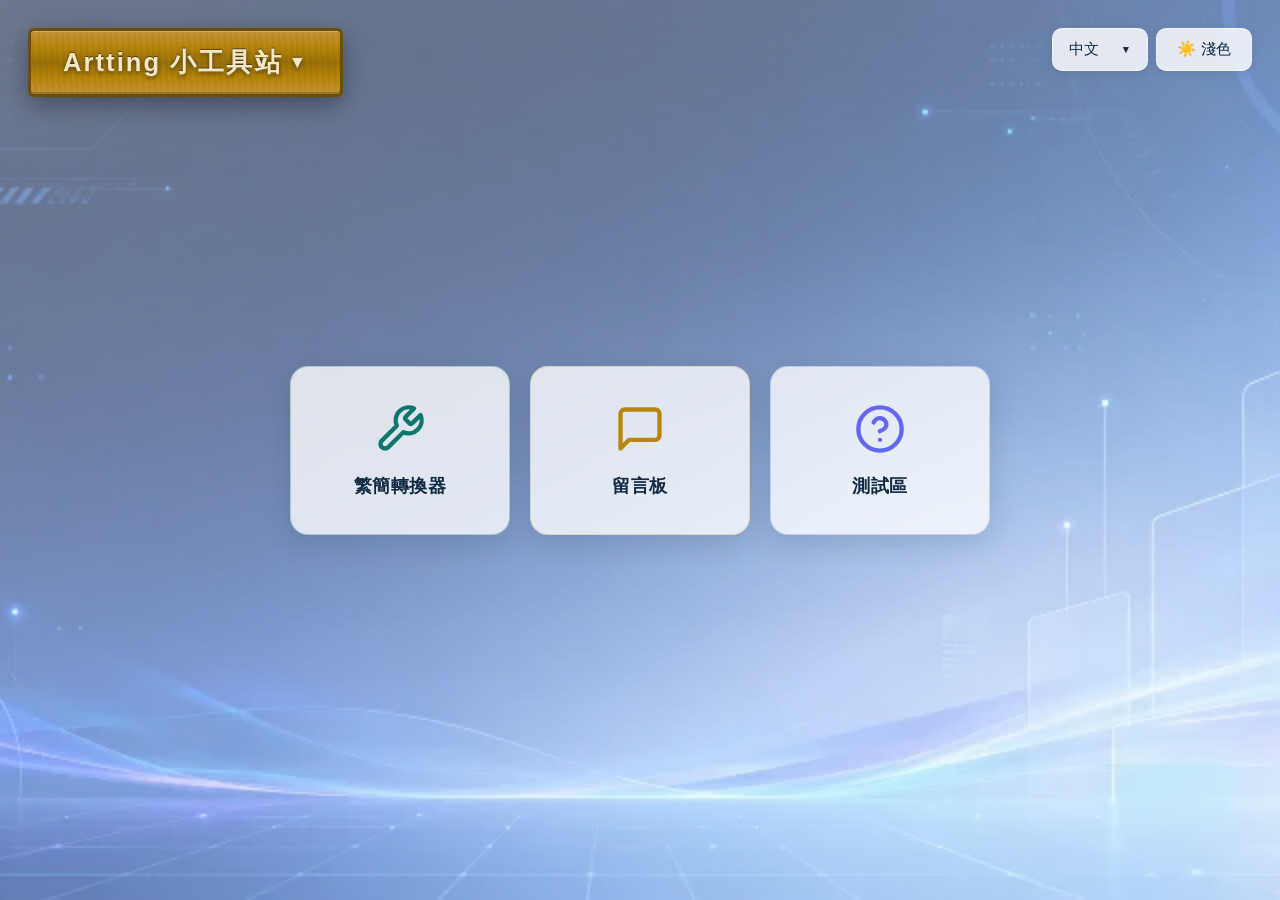
<file: index.html>
<!DOCTYPE html>
 <html lang="zh-TW">
 <head>
   <meta charset="UTF-8">
   <meta name="viewport" content="width=device-width, initial-scale=1.0">
   <title>Artting 的小工具站</title>
   <link rel="stylesheet" href="./style.css">
 </head>
 <body>
  <!-- Signboard -->
  <div class="signboard" id="signboardWrapper">
    <div class="signboard-body" id="signboardBtn" style="cursor: pointer;">
      <h1 style="display: flex; align-items: center; gap: 6px;">
        Artting 小工具站 <span style="font-size: 0.7em;">&#9660;</span>
      </h1>
    </div>
    <div class="signboard-menu" id="signboardOptions">
      <div class="signboard-menu-item" id="folderBtn">
        <svg viewBox="0 0 24 24" fill="none" stroke="currentColor" stroke-width="2" stroke-linecap="round" stroke-linejoin="round">
          <path d="M22 19a2 2 0 0 1-2 2H4a2 2 0 0 1-2-2V5a2 2 0 0 1 2-2h5l2 3h9a2 2 0 0 1 2 2z"/>
        </svg>
        <span data-i18n="other-files">其它檔案</span>
      </div>
    </div>
   </div>
 
   <!-- File Panel -->
   <div class="file-panel" id="filePanel">
     <div class="file-panel-header">
       <svg viewBox="0 0 24 24" fill="none" stroke="currentColor" stroke-width="2" stroke-linecap="round" stroke-linejoin="round">
         <path d="M22 19a2 2 0 0 1-2 2H4a2 2 0 0 1-2-2V5a2 2 0 0 1 2-2h5l2 3h9a2 2 0 0 1 2 2z"/>
       </svg>
       <span data-i18n="other-files">其它檔案</span>
       <button class="file-panel-close" id="filePanelClose">&times;</button>
     </div>
     <div class="file-panel-body">
       <div class="file-list" id="fileList"></div>
       <div class="file-desc-area" id="fileDescArea">
         <div class="file-desc-placeholder" data-i18n="select-file">請點選檔案查看說明</div>
         <div class="file-desc-content" id="fileDescContent"></div>
       </div>
     </div>
   </div>
   <div class="top-bar">
     <div class="custom-select" id="langSelectWrapper">
       <button class="select-button" id="langButton">
         <span id="langText">中文</span>
         <span class="arrow">&#9660;</span>
       </button>
       <div class="select-options" id="langOptions">
         <div class="option selected" data-value="zh-TW">繁體介面</div>
         <div class="option" data-value="zh-CN">简体介面</div>
         <div class="option" data-value="en">English UI</div>
       </div>
     </div>
    <button id="themeToggle" class="theme-btn">☀️ 淺色</button>
   </div>
 

 
  <!-- Center action buttons -->
  <div class="btn-group">

      <a class="tool-btn tool-accent" href="./tools/GBK_BIG5_UI.html">
        <svg viewBox="0 0 24 24" fill="none" stroke="currentColor" stroke-width="2" stroke-linecap="round" stroke-linejoin="round">
          <path d="M14.7 6.3a1 1 0 0 0 0 1.4l1.6 1.6a1 1 0 0 0 1.4 0l3.77-3.77a6 6 0 0 1-7.94 7.94l-6.91 6.91a2.12 2.12 0 0 1-3-3l6.91-6.91a6 6 0 0 1 7.94-7.94l-3.76 3.76z"/>
        </svg>
        <span class="btn-label" data-i18n="converter">繁簡轉換器</span>
      </a>

      <a class="tool-btn forum-accent" href="./MessageBoard/index.html">
        <svg viewBox="0 0 24 24" fill="none" stroke="currentColor" stroke-width="2" stroke-linecap="round" stroke-linejoin="round">
          <path d="M21 15a2 2 0 0 1-2 2H7l-4 4V5a2 2 0 0 1 2-2h14a2 2 0 0 1 2 2z"/>
        </svg>
        <span class="btn-label" data-i18n="board">留言板</span>
     </a>

      <a class="tool-btn test-accent" href="./SimpleAudioPlayer/SimpleAudioPlayer.html">
        <svg viewBox="0 0 24 24" fill="none" stroke="currentColor" stroke-width="2" stroke-linecap="round" stroke-linejoin="round">
          <circle cx="12" cy="12" r="10"/>
          <path d="M9.09 9a3 3 0 0 1 5.83 1c0 2-3 3-3 3"/>
          <line x1="12" y1="17" x2="12.01" y2="17"/>
        </svg>
        <span class="btn-label" data-i18n="test-area">測試區</span>
     </a>
  </div>
 <script>
   (function(){
     const i18n={
       "zh-TW":{
         "converter":"繁簡轉換器",
        "board":"留言板",
        "test-area":"測試區",
        "t-light":"☀️ 淺色",
         "t-trans":"☀️ 透明",
         "t-dark":"🌙 深色",
         "t-dark-trans":"🌙 透明",
         "lang":"中文"
       },
       "zh-CN":{
         "converter":"繁简转换器",
        "board":"留言板",
        "test-area":"测试区",
        "t-light":"☀️ 浅色",
         "t-trans":"☀️ 透明",
         "t-dark":"🌙 深色",
         "t-dark-trans":"🌙 透明",
         "lang":"简体中文"
       },
       "en":{
         "converter":"Converter",
        "board":"Message Board",
        "test-area":"Test Area",
        "t-light":"☀️ Light",
         "t-trans":"☀️ Transparent",
         "t-dark":"🌙 Dark",
         "t-dark-trans":"🌙 Transparent",
         "lang":"English"
       }
     };
     let curLang=localStorage.getItem("lang")||"zh-TW";
     if(!i18n[curLang])curLang="zh-TW";
     const themeBtn=document.getElementById("themeToggle");
     const langSelectWrapper=document.getElementById("langSelectWrapper");
     const langButton=document.getElementById("langButton");
     const langText=document.getElementById("langText");
     const langOptions=document.getElementById("langOptions");
     function setTheme(mode){
       if(!i18n[curLang])curLang="zh-TW";
       document.body.classList.remove("dark","transparent");
       if(mode==="light-transparent"){document.body.classList.add("transparent")}
       else if(mode==="dark"){document.body.classList.add("dark")}
       else if(mode==="dark-transparent"){document.body.classList.add("dark","transparent")}
       localStorage.setItem("theme",mode);
       const labels={"light":i18n[curLang]["t-light"],"light-transparent":i18n[curLang]["t-trans"],"dark":i18n[curLang]["t-dark"],"dark-transparent":i18n[curLang]["t-dark-trans"]};
       themeBtn.textContent=labels[mode]||i18n[curLang]["t-light"];
     }
     function applyLang(lang){
       curLang=lang;
       localStorage.setItem("lang",lang);
       Array.from(document.querySelectorAll("[data-i18n]")).forEach(function(el){
         const key=el.dataset.i18n;
         if(i18n[lang][key])el.textContent=i18n[lang][key];
       });
       langText.textContent=i18n[lang]["lang"];
       Array.from(langOptions.querySelectorAll(".option")).forEach(function(o){
         o.classList.toggle("selected",o.dataset.value===lang);
       });
       setTheme(localStorage.getItem("theme")||"light");
     }
     setTheme(localStorage.getItem("theme")||"light");
     applyLang(curLang);
     themeBtn.addEventListener("click",function(){
       const isDark=document.body.classList.contains("dark");
       const isTransparent=document.body.classList.contains("transparent");
       if(!isDark&&!isTransparent)setTheme("light-transparent");
       else if(!isDark&&isTransparent)setTheme("dark");
       else if(isDark&&!isTransparent)setTheme("dark-transparent");
       else setTheme("light");
     });
     langButton.addEventListener("click",function(e){
       e.stopPropagation();
       langSelectWrapper.classList.toggle("open");
     });
     Array.from(langOptions.querySelectorAll(".option")).forEach(function(opt){
       opt.addEventListener("click",function(){
         langSelectWrapper.classList.remove("open");
         applyLang(this.dataset.value);
       });
     });
      const signboardBtn = document.getElementById("signboardBtn");
      const signboardWrapper = document.getElementById("signboardWrapper");
      if(signboardBtn) {
        signboardBtn.addEventListener("click", function(e){
          e.stopPropagation();
          signboardWrapper.classList.toggle("open");
        });
      }
      document.addEventListener("click",function(){
        langSelectWrapper.classList.remove("open");
        if(signboardWrapper) signboardWrapper.classList.remove("open");
       });
     // ===== 依網域決定是否隱藏留言板按鈕 (例如在 neocities 隱藏) =====
     if (window.location.hostname.includes('neocities.org')) {
       const boardBtn = document.querySelector('.forum-accent');
       if (boardBtn) boardBtn.style.display = 'none';
     }

     // ===== File Explorer =====
    const filesData = [
      { name: "autollama.bat", desc: "llama.cpp 啟動器腳本，支援多模型選擇、API 金鑰配置與 Jinja 模板，可一鍵啟動 LLM 推論伺服器。", path: "./files/autollama.bat" },
      { name: "git-menu.zip", desc: "Git 常用指令的選單式啟動器，附中文說明頁。解壓後把三個檔案放進你的專案資料夾，雙擊 git-menu.bat 即可用選單完成查看狀態、提交、推送、還原等日常操作，不用背指令。捨棄修改這類危險操作需打字確認。內含 git-cheatsheet.html 可離線查閱常用指令與 Windows 換行警告的解法。", path: "./files/git-menu.zip" },
      { name: "start-chrome-debug-9222.bat", desc: "以遠端除錯模式啟動 Chrome 瀏覽器，連接埠 9222，供自動化工具或爬蟲程式連接操控。", path: "./files/start-chrome-debug-9222.bat" },
      { name: "Start-SillyTavern.bat", desc: "SillyTavern 酒館的前端啟動腳本，在酒館安裝目錄下執行。簡易防呆，不更新版本，有缺node_modules目錄才用最精簡的參數安裝依賴，接著以正式產品模式執行（效能最佳化）。", path: "./files/Start-SillyTavern.bat" },
      { name: "UpdateComfyUI.bat", desc: "ComfyUI 一鍵更新工具，自動拉取最新版本並更新依賴套件，保持繪圖工作流程順暢。", path: "./files/UpdateComfyUI.bat" }
    ];
    i18n["zh-TW"]["other-files"]="其它檔案";i18n["zh-TW"]["select-file"]="請點選檔案查看說明";
    i18n["zh-CN"]["other-files"]="其它文件";i18n["zh-CN"]["select-file"]="请点击文件查看说明";
    i18n["en"]["other-files"]="Other Files";i18n["en"]["select-file"]="Click a file to see description";
    Array.from(document.querySelectorAll("[data-i18n]")).forEach(function(el){
      const key=el.dataset.i18n;
      if(i18n[curLang][key])el.textContent=i18n[curLang][key];
    });
    (function(){
      const folderBtn=document.getElementById("folderBtn");
      const filePanel=document.getElementById("filePanel");
      const closeBtn=document.getElementById("filePanelClose");
      const fileListEl=document.getElementById("fileList");
      const descContent=document.getElementById("fileDescContent");
      const descArea=document.getElementById("fileDescArea");
       folderBtn.addEventListener("click",function(e){e.stopPropagation();filePanel.classList.toggle("open");if(signboardWrapper)signboardWrapper.classList.remove("open");});
      closeBtn.addEventListener("click",function(){filePanel.classList.remove("open");});
      filesData.forEach(function(file){
        const item=document.createElement("div");item.className="file-item";
        const nameSpan=document.createElement("span");nameSpan.className="file-name";
        nameSpan.textContent=file.name;
        nameSpan.addEventListener("click",function(){
          descContent.textContent=file.desc;descArea.classList.add("has-content");
          document.querySelectorAll(".file-item").forEach(function(el){el.classList.remove("selected");});
          item.classList.add("selected");
        });
        const dlBtn=document.createElement("a");dlBtn.className="file-download";
        dlBtn.href=file.path;dlBtn.download=file.name;
        dlBtn.innerHTML='<svg viewBox="0 0 24 24" fill="none" stroke="currentColor" stroke-width="2" stroke-linecap="round" stroke-linejoin="round"><path d="M21 15v4a2 2 0 0 1-2 2H5a2 2 0 0 1-2-2v-4"/><polyline points="7 10 12 15 17 10"/><line x1="12" y1="15" x2="12" y2="3"/></svg>';
        item.appendChild(nameSpan);item.appendChild(dlBtn);fileListEl.appendChild(item);
      });
      document.addEventListener("click",function(e){
        if(filePanel.classList.contains("open")&&!filePanel.contains(e.target)&&!folderBtn.contains(e.target))filePanel.classList.remove("open");
      });
    })();
   })();
 </script>
  </body>
 </html>
</file>
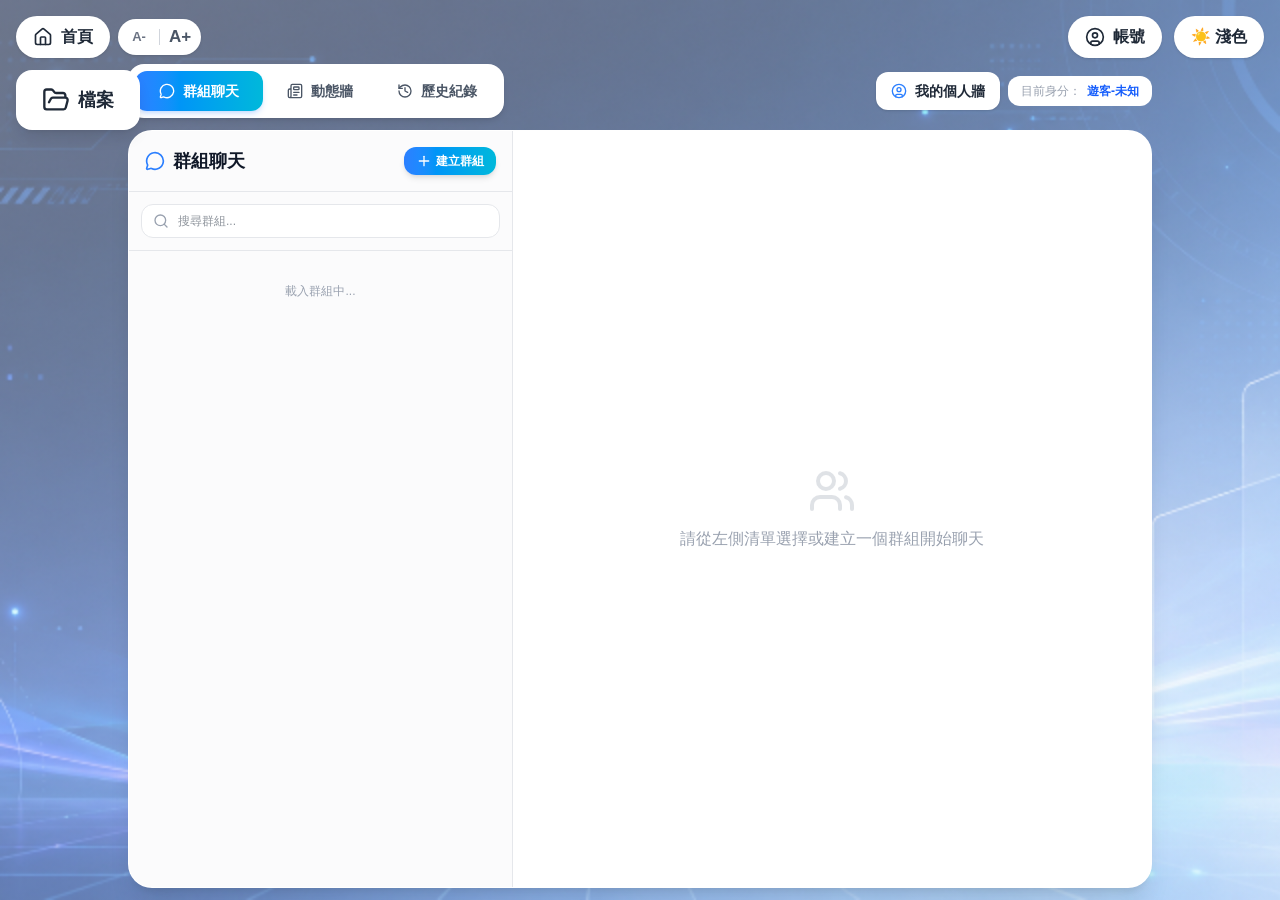
<file: MessageBoard/index.html>
<!DOCTYPE html><html lang="zh-TW" class="geist_a71539c9-module__T19VSG__variable geist_mono_8d43a2aa-module__8Li5zG__variable h-full antialiased"><head><meta charSet="utf-8"/><meta name="viewport" content="width=device-width, initial-scale=1, viewport-fit=cover"/><link rel="preload" href="/MessageBoard/_next/static/media/797e433ab948586e-s.p.0r6juujl39pe6.woff2" as="font" crossorigin="" type="font/woff2"/><link rel="preload" href="/MessageBoard/_next/static/media/caa3a2e1cccd8315-s.p.0wgildi0cnwt9.woff2" as="font" crossorigin="" type="font/woff2"/><link rel="stylesheet" href="/MessageBoard/_next/static/chunks/0rjwoij72zsu5.css" data-precedence="next"/><link rel="preload" as="script" fetchPriority="low" href="/MessageBoard/_next/static/chunks/3ymird3eqanq3.js"/><script src="/MessageBoard/_next/static/chunks/2ukwls1jte72j.js" async=""></script><script src="/MessageBoard/_next/static/chunks/2nykiepra7i1k.js" async=""></script><script src="/MessageBoard/_next/static/chunks/turbopack-2xt2d15nj2zju.js" async=""></script><script src="/MessageBoard/_next/static/chunks/32li7u1qp6-4c.js" async=""></script><script src="/MessageBoard/_next/static/chunks/158myu8e_yme3.js" async=""></script><script src="/MessageBoard/_next/static/chunks/1f2qq2ham689k.js" async=""></script><meta name="next-size-adjust" content=""/><title>留言板</title><meta name="description" content="公開留言板 — 留下你的想法"/><link rel="icon" href="/MessageBoard/favicon.ico?favicon.2vob68tjqpejf.ico" sizes="256x256" type="image/x-icon"/><script src="/MessageBoard/_next/static/chunks/0cz1d0mv5g_q7.js" noModule=""></script></head><body class="min-h-full flex flex-col"><div hidden=""><!--$--><!--/$--></div><main class="h-[100dvh] max-h-[100dvh] flex flex-col overflow-hidden bg-transparent"><nav class="hidden sm:flex fixed top-0 left-0 w-full z-50 p-4 justify-between items-start pointer-events-none"><div class="flex flex-col gap-3 items-start pointer-events-auto"><div class="flex items-center gap-2"><a href="/index.html" class="flex items-center gap-2 border border-gray-200 dark:border-gray-700 text-gray-800 px-4 py-2 text-base rounded-full shadow-sm hover:shadow-md transition-all font-semibold theme-panel" title="回到首頁"><svg xmlns="http://www.w3.org/2000/svg" width="24" height="24" viewBox="0 0 24 24" fill="none" stroke="currentColor" stroke-width="2" stroke-linecap="round" stroke-linejoin="round" class="lucide lucide-house w-5 h-5" aria-hidden="true"><path d="M15 21v-8a1 1 0 0 0-1-1h-4a1 1 0 0 0-1 1v8"></path><path d="M3 10a2 2 0 0 1 .709-1.528l7-6a2 2 0 0 1 2.582 0l7 6A2 2 0 0 1 21 10v9a2 2 0 0 1-2 2H5a2 2 0 0 1-2-2z"></path></svg><span>首頁</span></a><div class="flex items-center rounded-full border border-gray-200 dark:border-gray-700 shadow-sm select-none theme-panel" style="padding:4px;gap:4px;height:36px" title="調整字體大小"><button class="flex items-center justify-center rounded-full hover:bg-gray-100 dark:hover:bg-gray-700 transition-colors text-gray-500 dark:text-gray-400 font-bold active:bg-gray-200 disabled:opacity-30 disabled:hover:bg-transparent" style="width:32px;height:28px;font-size:13px" title="縮小字體">A-</button><div class="w-px h-4 bg-gray-300 dark:bg-gray-600"></div><button class="flex items-center justify-center rounded-full hover:bg-gray-100 dark:hover:bg-gray-700 transition-colors text-gray-600 dark:text-gray-300 font-bold active:bg-gray-200 disabled:opacity-30 disabled:hover:bg-transparent" style="width:32px;height:28px;font-size:17px" title="放大字體">A+</button></div></div><button class="flex items-center gap-2 border-2 border-blue-200 dark:border-blue-800 text-blue-700 dark:text-blue-300 px-5 py-3 sm:px-6 sm:py-3.5 text-base sm:text-lg rounded-2xl shadow-lg hover:shadow-xl hover:scale-105 transition-all font-bold origin-top-left theme-panel" title="檔案區塊"><svg xmlns="http://www.w3.org/2000/svg" width="24" height="24" viewBox="0 0 24 24" fill="none" stroke="currentColor" stroke-width="2" stroke-linecap="round" stroke-linejoin="round" class="lucide lucide-folder-open w-6 h-6 sm:w-7 sm:h-7" aria-hidden="true"><path d="m6 14 1.5-2.9A2 2 0 0 1 9.24 10H20a2 2 0 0 1 1.94 2.5l-1.54 6a2 2 0 0 1-1.95 1.5H4a2 2 0 0 1-2-2V5a2 2 0 0 1 2-2h3.9a2 2 0 0 1 1.69.9l.81 1.2a2 2 0 0 0 1.67.9H18a2 2 0 0 1 2 2v2"></path></svg><span>檔案</span></button></div><div class="flex flex-row gap-3 pointer-events-auto items-start"><button class="flex items-center gap-2 border border-gray-200 dark:border-gray-700 text-gray-800 px-4 py-2 text-base rounded-full shadow-sm hover:shadow-md transition-all font-semibold theme-panel" title="帳號區塊"><svg xmlns="http://www.w3.org/2000/svg" width="24" height="24" viewBox="0 0 24 24" fill="none" stroke="currentColor" stroke-width="2" stroke-linecap="round" stroke-linejoin="round" class="lucide lucide-circle-user w-5 h-5" aria-hidden="true"><circle cx="12" cy="12" r="10"></circle><circle cx="12" cy="10" r="3"></circle><path d="M7 20.662V19a2 2 0 0 1 2-2h6a2 2 0 0 1 2 2v1.662"></path></svg><span>帳號</span></button><div class="flex gap-2"><button class="border border-gray-200 dark:border-gray-700 text-gray-800 px-4 py-2 text-base rounded-full shadow-sm hover:shadow-md transition-all font-semibold whitespace-nowrap theme-panel">☀️ 淺色</button></div></div></nav><div class="sm:hidden mobile-bottom-bar"><a href="/index.html" class="flex flex-col items-center justify-center gap-0.5 px-2.5 py-1.5 rounded-xl" style="min-width:52px;text-decoration:none"><svg xmlns="http://www.w3.org/2000/svg" width="24" height="24" viewBox="0 0 24 24" fill="none" stroke="currentColor" stroke-width="2" stroke-linecap="round" stroke-linejoin="round" class="lucide lucide-house w-5 h-5" aria-hidden="true" style="color:var(--theme-text-muted)"><path d="M15 21v-8a1 1 0 0 0-1-1h-4a1 1 0 0 0-1 1v8"></path><path d="M3 10a2 2 0 0 1 .709-1.528l7-6a2 2 0 0 1 2.582 0l7 6A2 2 0 0 1 21 10v9a2 2 0 0 1-2 2H5a2 2 0 0 1-2-2z"></path></svg><span style="font-size:10px;font-weight:600;color:var(--theme-text-muted)">首頁</span></a><button><svg xmlns="http://www.w3.org/2000/svg" width="24" height="24" viewBox="0 0 24 24" fill="none" stroke="currentColor" stroke-width="2" stroke-linecap="round" stroke-linejoin="round" class="lucide lucide-folder-open w-5 h-5" aria-hidden="true"><path d="m6 14 1.5-2.9A2 2 0 0 1 9.24 10H20a2 2 0 0 1 1.94 2.5l-1.54 6a2 2 0 0 1-1.95 1.5H4a2 2 0 0 1-2-2V5a2 2 0 0 1 2-2h3.9a2 2 0 0 1 1.69.9l.81 1.2a2 2 0 0 0 1.67.9H18a2 2 0 0 1 2 2v2"></path></svg><span>檔案</span></button><button><svg xmlns="http://www.w3.org/2000/svg" width="24" height="24" viewBox="0 0 24 24" fill="none" stroke="currentColor" stroke-width="2" stroke-linecap="round" stroke-linejoin="round" class="lucide lucide-circle-user w-5 h-5" aria-hidden="true"><circle cx="12" cy="12" r="10"></circle><circle cx="12" cy="10" r="3"></circle><path d="M7 20.662V19a2 2 0 0 1 2-2h6a2 2 0 0 1 2 2v1.662"></path></svg><span>帳號</span></button><button><svg xmlns="http://www.w3.org/2000/svg" width="24" height="24" viewBox="0 0 24 24" fill="none" stroke="currentColor" stroke-width="2" stroke-linecap="round" stroke-linejoin="round" class="lucide lucide-type w-5 h-5" aria-hidden="true"><path d="M12 4v16"></path><path d="M4 7V5a1 1 0 0 1 1-1h14a1 1 0 0 1 1 1v2"></path><path d="M9 20h6"></path></svg><span>字體</span></button><button><span class="text-lg leading-none">☀️</span><span>主題</span></button></div><div class="flex-1 min-h-0 w-full container mx-auto px-2 sm:px-4 pt-2 sm:pt-16 pb-[68px] sm:pb-3 flex flex-col"><div class="flex justify-center items-center h-48 text-gray-500/80 animate-pulse">正在準備環境...</div></div></main><!--$--><!--/$--><div data-rht-toaster="" style="position:fixed;z-index:9999;top:16px;left:16px;right:16px;bottom:16px;pointer-events:none"></div><script src="/MessageBoard/_next/static/chunks/3ymird3eqanq3.js" id="_R_" async=""></script><script>(self.__next_f=self.__next_f||[]).push([0])</script><script>self.__next_f.push([1,"1:\"$Sreact.fragment\"\n2:I[39756,[\"/MessageBoard/_next/static/chunks/32li7u1qp6-4c.js\",\"/MessageBoard/_next/static/chunks/158myu8e_yme3.js\"],\"default\"]\n3:I[37457,[\"/MessageBoard/_next/static/chunks/32li7u1qp6-4c.js\",\"/MessageBoard/_next/static/chunks/158myu8e_yme3.js\"],\"default\"]\n4:I[5766,[\"/MessageBoard/_next/static/chunks/32li7u1qp6-4c.js\",\"/MessageBoard/_next/static/chunks/158myu8e_yme3.js\"],\"Toaster\"]\n5:I[47257,[\"/MessageBoard/_next/static/chunks/32li7u1qp6-4c.js\",\"/MessageBoard/_next/static/chunks/158myu8e_yme3.js\"],\"ClientPageRoot\"]\n6:I[31713,[\"/MessageBoard/_next/static/chunks/32li7u1qp6-4c.js\",\"/MessageBoard/_next/static/chunks/158myu8e_yme3.js\",\"/MessageBoard/_next/static/chunks/1f2qq2ham689k.js\"],\"default\"]\n9:I[97367,[\"/MessageBoard/_next/static/chunks/32li7u1qp6-4c.js\",\"/MessageBoard/_next/static/chunks/158myu8e_yme3.js\"],\"OutletBoundary\"]\na:\"$Sreact.suspense\"\nc:I[97367,[\"/MessageBoard/_next/static/chunks/32li7u1qp6-4c.js\",\"/MessageBoard/_next/static/chunks/158myu8e_yme3.js\"],\"ViewportBoundary\"]\ne:I[97367,[\"/MessageBoard/_next/static/chunks/32li7u1qp6-4c.js\",\"/MessageBoard/_next/static/chunks/158myu8e_yme3.js\"],\"MetadataBoundary\"]\n10:I[68027,[\"/MessageBoard/_next/static/chunks/32li7u1qp6-4c.js\",\"/MessageBoard/_next/static/chunks/158myu8e_yme3.js\"],\"default\",1]\n:HL[\"/MessageBoard/_next/static/chunks/0rjwoij72zsu5.css\",\"style\"]\n:HL[\"/MessageBoard/_next/static/media/797e433ab948586e-s.p.0r6juujl39pe6.woff2\",\"font\",{\"crossOrigin\":\"\",\"type\":\"font/woff2\"}]\n:HL[\"/MessageBoard/_next/static/media/caa3a2e1cccd8315-s.p.0wgildi0cnwt9.woff2\",\"font\",{\"crossOrigin\":\"\",\"type\":\"font/woff2\"}]\n"])</script><script>self.__next_f.push([1,"0:{\"P\":null,\"c\":[\"\",\"\"],\"q\":\"\",\"i\":false,\"f\":[[[\"\",{\"children\":[\"__PAGE__\",{}]},\"$undefined\",\"$undefined\",16],[[\"$\",\"$1\",\"c\",{\"children\":[[[\"$\",\"link\",\"0\",{\"rel\":\"stylesheet\",\"href\":\"/MessageBoard/_next/static/chunks/0rjwoij72zsu5.css\",\"precedence\":\"next\",\"crossOrigin\":\"$undefined\",\"nonce\":\"$undefined\"}],[\"$\",\"script\",\"script-0\",{\"src\":\"/MessageBoard/_next/static/chunks/32li7u1qp6-4c.js\",\"async\":true,\"nonce\":\"$undefined\"}],[\"$\",\"script\",\"script-1\",{\"src\":\"/MessageBoard/_next/static/chunks/158myu8e_yme3.js\",\"async\":true,\"nonce\":\"$undefined\"}]],[\"$\",\"html\",null,{\"lang\":\"zh-TW\",\"className\":\"geist_a71539c9-module__T19VSG__variable geist_mono_8d43a2aa-module__8Li5zG__variable h-full antialiased\",\"children\":[\"$\",\"body\",null,{\"className\":\"min-h-full flex flex-col\",\"children\":[[\"$\",\"$L2\",null,{\"parallelRouterKey\":\"children\",\"error\":\"$undefined\",\"errorStyles\":\"$undefined\",\"errorScripts\":\"$undefined\",\"template\":[\"$\",\"$L3\",null,{}],\"templateStyles\":\"$undefined\",\"templateScripts\":\"$undefined\",\"notFound\":[[[\"$\",\"title\",null,{\"children\":\"404: This page could not be found.\"}],[\"$\",\"div\",null,{\"style\":{\"fontFamily\":\"system-ui,\\\"Segoe UI\\\",Roboto,Helvetica,Arial,sans-serif,\\\"Apple Color Emoji\\\",\\\"Segoe UI Emoji\\\"\",\"height\":\"100vh\",\"textAlign\":\"center\",\"display\":\"flex\",\"flexDirection\":\"column\",\"alignItems\":\"center\",\"justifyContent\":\"center\"},\"children\":[\"$\",\"div\",null,{\"children\":[[\"$\",\"style\",null,{\"dangerouslySetInnerHTML\":{\"__html\":\"body{color:#000;background:#fff;margin:0}.next-error-h1{border-right:1px solid rgba(0,0,0,.3)}@media (prefers-color-scheme:dark){body{color:#fff;background:#000}.next-error-h1{border-right:1px solid rgba(255,255,255,.3)}}\"}}],[\"$\",\"h1\",null,{\"className\":\"next-error-h1\",\"style\":{\"display\":\"inline-block\",\"margin\":\"0 20px 0 0\",\"padding\":\"0 23px 0 0\",\"fontSize\":24,\"fontWeight\":500,\"verticalAlign\":\"top\",\"lineHeight\":\"49px\"},\"children\":404}],[\"$\",\"div\",null,{\"style\":{\"display\":\"inline-block\"},\"children\":[\"$\",\"h2\",null,{\"style\":{\"fontSize\":14,\"fontWeight\":400,\"lineHeight\":\"49px\",\"margin\":0},\"children\":\"This page could not be found.\"}]}]]}]}]],[]],\"forbidden\":\"$undefined\",\"unauthorized\":\"$undefined\"}],[\"$\",\"$L4\",null,{\"position\":\"top-center\",\"toastOptions\":{\"className\":\"glass-toast\",\"style\":{\"maxWidth\":\"90vw\"}},\"containerStyle\":{\"zIndex\":9999}}]]}]}]]}],{\"children\":[[\"$\",\"$1\",\"c\",{\"children\":[[\"$\",\"$L5\",null,{\"Component\":\"$6\",\"serverProvidedParams\":{\"searchParams\":{},\"params\":{},\"promises\":[\"$@7\",\"$@8\"]}}],[[\"$\",\"script\",\"script-0\",{\"src\":\"/MessageBoard/_next/static/chunks/1f2qq2ham689k.js\",\"async\":true,\"nonce\":\"$undefined\"}]],[\"$\",\"$L9\",null,{\"children\":[\"$\",\"$a\",null,{\"name\":\"Next.MetadataOutlet\",\"children\":\"$@b\"}]}]]}],{},null,false,null]},null,false,null],[\"$\",\"$1\",\"h\",{\"children\":[null,[\"$\",\"$Lc\",null,{\"children\":\"$Ld\"}],[\"$\",\"div\",null,{\"hidden\":true,\"children\":[\"$\",\"$Le\",null,{\"children\":[\"$\",\"$a\",null,{\"name\":\"Next.Metadata\",\"children\":\"$Lf\"}]}]}],[\"$\",\"meta\",null,{\"name\":\"next-size-adjust\",\"content\":\"\"}]]}],false]],\"m\":\"$undefined\",\"G\":[\"$10\",[[\"$\",\"link\",\"0\",{\"rel\":\"stylesheet\",\"href\":\"/MessageBoard/_next/static/chunks/0rjwoij72zsu5.css\",\"precedence\":\"next\",\"crossOrigin\":\"$undefined\",\"nonce\":\"$undefined\"}]]],\"S\":true,\"h\":null,\"s\":\"$undefined\",\"l\":\"$undefined\",\"p\":\"$undefined\",\"d\":\"$undefined\",\"b\":\"qAapdUb_zCJLnrYOfbnqP\"}\n"])</script><script>self.__next_f.push([1,"7:{}\n8:\"$0:f:0:1:1:children:0:props:children:0:props:serverProvidedParams:params\"\n"])</script><script>self.__next_f.push([1,"d:[[\"$\",\"meta\",\"0\",{\"charSet\":\"utf-8\"}],[\"$\",\"meta\",\"1\",{\"name\":\"viewport\",\"content\":\"width=device-width, initial-scale=1, viewport-fit=cover\"}]]\n"])</script><script>self.__next_f.push([1,"11:I[27201,[\"/MessageBoard/_next/static/chunks/32li7u1qp6-4c.js\",\"/MessageBoard/_next/static/chunks/158myu8e_yme3.js\"],\"IconMark\"]\nb:null\nf:[[\"$\",\"title\",\"0\",{\"children\":\"留言板\"}],[\"$\",\"meta\",\"1\",{\"name\":\"description\",\"content\":\"公開留言板 — 留下你的想法\"}],[\"$\",\"link\",\"2\",{\"rel\":\"icon\",\"href\":\"/MessageBoard/favicon.ico?favicon.2vob68tjqpejf.ico\",\"sizes\":\"256x256\",\"type\":\"image/x-icon\"}],[\"$\",\"$L11\",\"3\",{}]]\n"])</script></body></html>
</file>
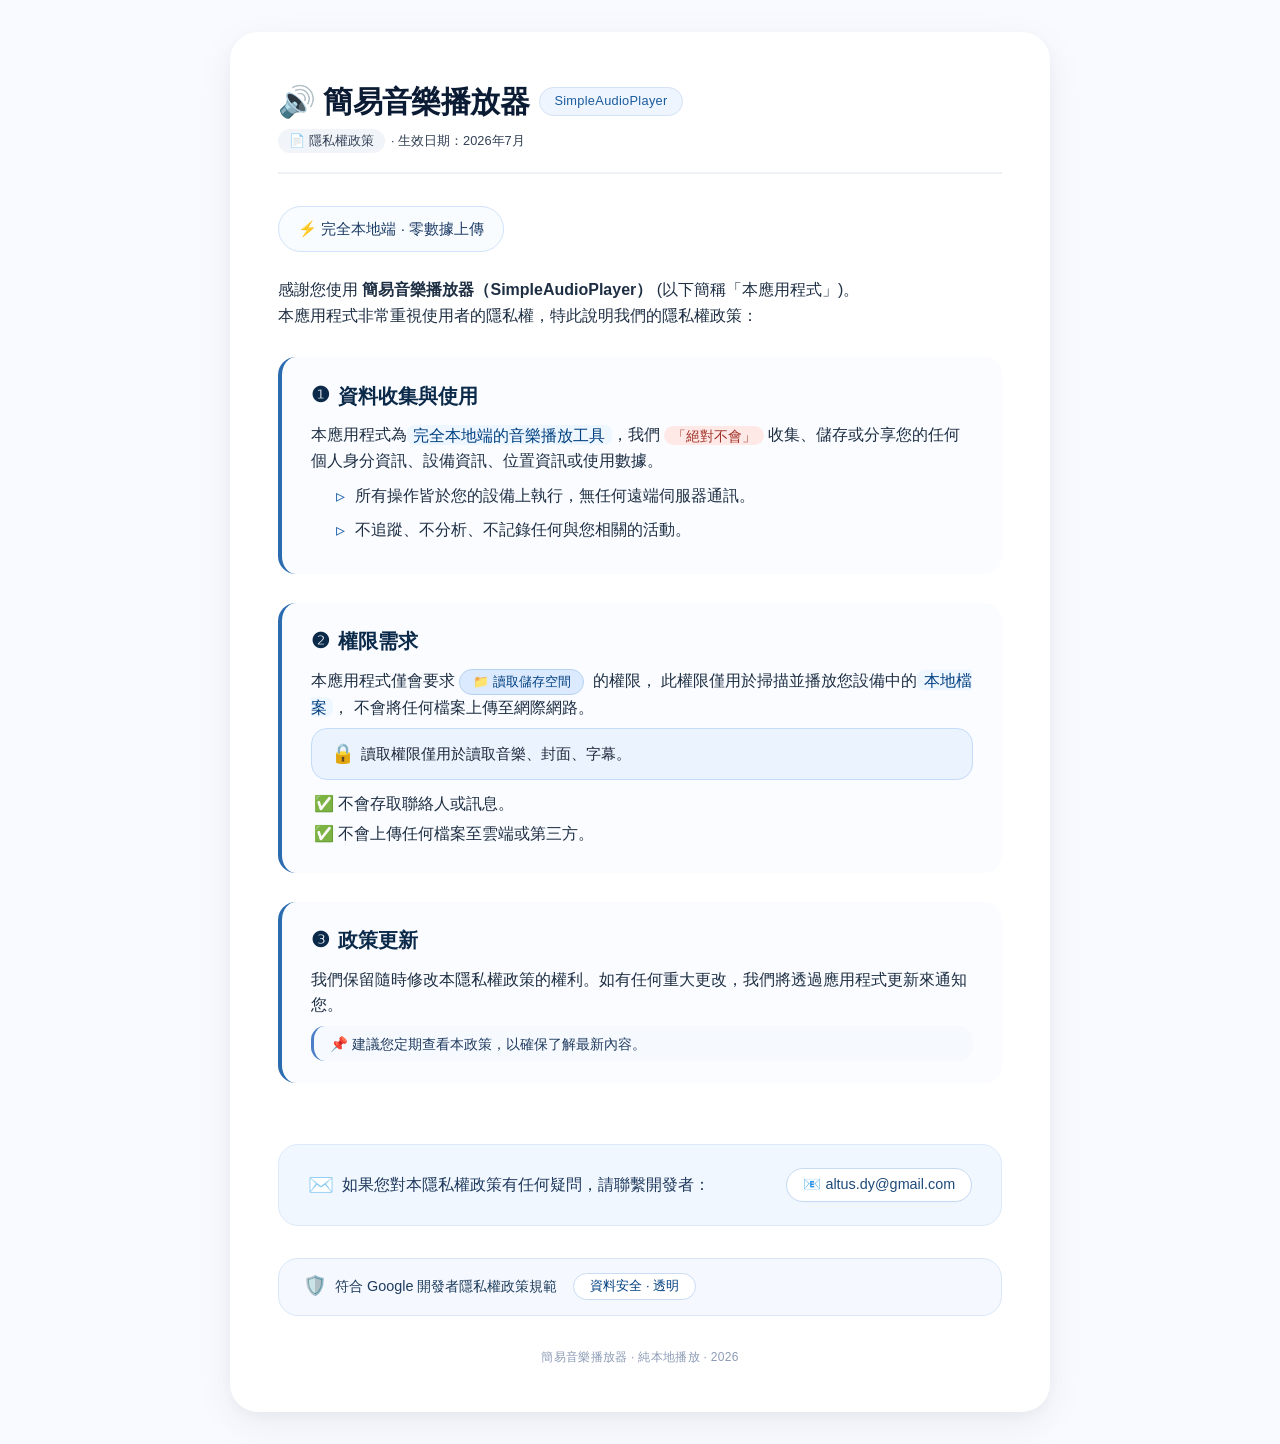
<file: google_developer_policy.htm>
<!DOCTYPE html>
<html lang="zh-Hant">
<head>
  <meta charset="UTF-8" />
  <meta name="viewport" content="width=device-width, initial-scale=1.0" />
  <title>隱私權政策 · 簡易音樂播放器</title>
  <!-- 使用系統字型，乾淨簡約 -->
  <style>
    /* 全域重置與字型設定 */
    * {
      margin: 0;
      padding: 0;
      box-sizing: border-box;
    }

    body {
      background: #f8faff;
      font-family: -apple-system, BlinkMacSystemFont, "Segoe UI", Roboto, "Helvetica Neue", Arial, sans-serif;
      display: flex;
      flex-direction: column;
      align-items: center;
      justify-content: center;
      min-height: 100vh;
      padding: 2rem 1.5rem;
      line-height: 1.6;
      color: #1e293b;
    }

    /* 主要卡片 – 模擬 Google 開發者風格，乾淨白底＋細緻陰影 */
    .privacy-card {
      max-width: 820px;
      width: 100%;
      background-color: #ffffff;
      border-radius: 28px;
      box-shadow: 0 12px 40px rgba(0, 0, 0, 0.06), 0 4px 12px rgba(0, 0, 0, 0.03);
      padding: 2.8rem 3rem;
      transition: box-shadow 0.2s ease;
    }

    @media (max-width: 600px) {
      .privacy-card {
        padding: 2rem 1.5rem;
        border-radius: 24px;
      }
    }

    /* 標題區域 */
    .header {
      border-bottom: 2px solid #eef2f6;
      padding-bottom: 1.2rem;
      margin-bottom: 2rem;
    }

    .app-name {
      display: flex;
      align-items: center;
      gap: 10px;
      flex-wrap: wrap;
    }

    .app-name h1 {
      font-size: 1.9rem;
      font-weight: 600;
      letter-spacing: -0.02em;
      color: #0b1b33;
    }

    .app-name .badge {
      background: #eef5ff;
      color: #1a5c9e;
      font-size: 0.8rem;
      font-weight: 500;
      padding: 0.2rem 0.9rem;
      border-radius: 30px;
      letter-spacing: 0.3px;
      border: 1px solid #d4e2f5;
    }

    .subhead {
      margin-top: 0.25rem;
      color: #475569;
      font-size: 1rem;
      font-weight: 400;
      display: flex;
      align-items: center;
      gap: 6px;
      flex-wrap: wrap;
    }

    .subhead span {
      background: #f1f5f9;
      padding: 0.1rem 0.7rem;
      border-radius: 30px;
      font-size: 0.8rem;
      color: #334155;
    }

    /* 內文樣式 – 清楚易讀 */
    .content {
      display: flex;
      flex-direction: column;
      gap: 1.8rem;
    }

    .policy-section {
      background: #fafcff;
      padding: 1.4rem 1.8rem;
      border-radius: 18px;
      border-left: 4px solid #2b6cb0;
      transition: background 0.1s;
    }

    .policy-section:last-child {
      border-left-color: #4a7db5;
    }

    .policy-section h2 {
      font-size: 1.25rem;
      font-weight: 600;
      color: #0b2a4a;
      margin-bottom: 0.65rem;
      display: flex;
      align-items: center;
      gap: 8px;
    }

    .policy-section h2 .emoji-bullet {
      font-size: 1.3rem;
      line-height: 1;
    }

    .policy-section p {
      font-size: 1rem;
      color: #1e2f44;
      margin-bottom: 0.5rem;
    }

    .policy-section ul, 
    .policy-section ol {
      padding-left: 1.6rem;
      margin: 0.4rem 0 0.2rem;
    }

    .policy-section li {
      margin-bottom: 0.25rem;
      color: #1e2f44;
    }

    .policy-section .highlight {
      background: #eef6ff;
      padding: 0.1rem 0.4rem;
      border-radius: 8px;
      font-weight: 500;
      color: #004080;
    }

    .policy-section .strong-warning {
      background: #fee9e7;
      color: #a13026;
      font-weight: 500;
      padding: 0.1rem 0.5rem;
      border-radius: 20px;
      font-size: 0.9rem;
    }

    .divider-light {
      height: 1px;
      background: #e6edf6;
      margin: 0.6rem 0;
    }

    /* 聯繫開發者 */
    .contact-box {
      margin-top: 2rem;
      padding: 1.4rem 1.8rem;
      background: #f1f7fe;
      border-radius: 20px;
      display: flex;
      flex-wrap: wrap;
      align-items: center;
      justify-content: space-between;
      border: 1px solid #dde9fa;
    }

    .contact-box p {
      font-size: 0.98rem;
      color: #1f3a5e;
      display: flex;
      align-items: center;
      gap: 8px;
      margin: 0;
    }

    .contact-box .email-icon {
      font-size: 1.3rem;
    }

    .contact-box .dev-note {
      background: #ffffff;
      padding: 0.3rem 1rem;
      border-radius: 40px;
      font-size: 0.9rem;
      color: #1e4b7a;
      border: 1px solid #c6daf5;
      box-shadow: 0 1px 2px rgba(0,0,0,0.02);
    }

    @media (max-width: 500px) {
      .contact-box {
        flex-direction: column;
        align-items: flex-start;
        gap: 12px;
      }
    }

    /* 頁尾極簡 */
    .footer-note {
      margin-top: 2rem;
      font-size: 0.75rem;
      color: #8b9bb5;
      text-align: center;
      letter-spacing: 0.3px;
    }

    /* 列表自定義樣式 （圓點）*/
    .custom-list {
      list-style: none;
      padding-left: 0.2rem;
    }

    .custom-list li {
      display: flex;
      align-items: flex-start;
      gap: 10px;
      margin-bottom: 0.5rem;
    }

    .custom-list li::before {
      content: "▹";
      color: #2b6cb0;
      font-size: 1.1rem;
      line-height: 1.5;
    }

    /* 權限標籤 */
    .permission-tag {
      display: inline-block;
      background: #dbeafe;
      padding: 0.1rem 0.8rem;
      border-radius: 30px;
      font-size: 0.8rem;
      font-weight: 500;
      color: #004080;
      border: 1px solid #b7d1f0;
      margin-right: 4px;
    }

    hr {
      border: none;
      border-top: 1px solid #dce5f0;
      margin: 0.6rem 0;
    }
  </style>
</head>
<body>
  <div class="privacy-card">
    <!-- 標頭 -->
    <div class="header">
      <div class="app-name">
        <h1>🔊 簡易音樂播放器</h1>
        <span class="badge">SimpleAudioPlayer</span>
      </div>
      <div class="subhead">
        <span>📄 隱私權政策</span>
        <span style="background:transparent; padding-left:0;">· 生效日期：2026年7月</span>
      </div>
    </div>

    <!-- 主要內容 -->
    <div class="content">
      <!-- 前言 -->
      <div style="background: #f8fcff; padding: 0.6rem 1.2rem; border-radius: 40px; color: #1e3d66; border:1px solid #d2e2fa; font-size:0.95rem; display:inline-block; align-self:flex-start;">
        ⚡ 完全本地端 · 零數據上傳
      </div>

      <p style="font-size: 1rem; margin-top: -0.2rem; color: #1e2f44;">
        感謝您使用 <strong>簡易音樂播放器（SimpleAudioPlayer）</strong> (以下簡稱「本應用程式」)。<br />
        本應用程式非常重視使用者的隱私權，特此說明我們的隱私權政策：
      </p>

      <!-- 第一條：資料收集 -->
      <div class="policy-section">
        <h2><span class="emoji-bullet">❶</span> 資料收集與使用</h2>
        <p>
          本應用程式為<span class="highlight">完全本地端的音樂播放工具</span>，我們 
          <span class="strong-warning">「絕對不會」</span> 收集、儲存或分享您的任何個人身分資訊、設備資訊、位置資訊或使用數據。
        </p>
        <ul class="custom-list" style="margin-top: 0.6rem;">
          <li>所有操作皆於您的設備上執行，無任何遠端伺服器通訊。</li>
          <li>不追蹤、不分析、不記錄任何與您相關的活動。</li>
        </ul>
      </div>

      <!-- 第二條：權限需求 -->
      <div class="policy-section">
        <h2><span class="emoji-bullet">❷</span> 權限需求</h2>
        <p>
          本應用程式僅會要求 <span class="permission-tag">📁 讀取儲存空間</span> 的權限，
          此權限僅用於掃描並播放您設備中的<span class="highlight">本地檔案</span>，
          不會將任何檔案上傳至網際網路。
        </p>
        <div style="background: #eaf3fe; border-radius: 16px; padding: 0.6rem 1.2rem; margin-top: 0.5rem; border:1px solid #c5dbfa;">
          <span style="display: flex; align-items: center; gap: 6px; font-size:0.95rem;">
            <span style="font-size:1.2rem;">🔒</span> 
            讀取權限僅用於讀取音樂、封面、字幕。
          </span>
        </div>
        <!-- 補充說明 -->
        <ul style="margin-top: 0.7rem; list-style: none; padding-left: 0.2rem; color: #2d4059;">
          <li style="display: flex; gap: 8px; align-items: center;">✅ 不會存取聯絡人或訊息。</li>
          <li style="display: flex; gap: 8px; align-items: center;">✅ 不會上傳任何檔案至雲端或第三方。</li>
        </ul>
      </div>

      <!-- 第三條：政策更新 -->
      <div class="policy-section">
        <h2><span class="emoji-bullet">❸</span> 政策更新</h2>
        <p>
          我們保留隨時修改本隱私權政策的權利。如有任何重大更改，我們將透過應用程式更新來通知您。
        </p>
        <div style="background: #f6faff; border-radius: 14px; padding: 0.3rem 1rem; margin-top: 0.4rem; border-left: 3px solid #4b7fc7;">
          <span style="font-size:0.9rem; color: #1f3a5e;">📌 建議您定期查看本政策，以確保了解最新內容。</span>
        </div>
      </div>

      <!-- 聯繫開發者 (特別獨立) -->
      <div class="contact-box">
        <p>
          <span class="email-icon">✉️</span> 
          如果您對本隱私權政策有任何疑問，請聯繫開發者：
        </p>
        <span class="dev-note">📧 altus.dy@gmail.com</span>
      </div>

      <!-- 額外說明：Google 開發者規範參考 (僅為風格) -->
      <div style="background: #f5f9ff; border-radius: 20px; padding: 0.8rem 1.5rem; border: 1px solid #dae6f8; margin-top: 0.2rem; display: flex; flex-wrap: wrap; align-items: center; gap: 8px 16px;">
        <span style="display: flex; align-items: center; gap: 8px; font-size:0.9rem; color: #1d3b5c;">
          <span style="font-size:1.2rem;">🛡️</span> 符合 Google 開發者隱私權政策規範
        </span>
        <span style="font-size:0.8rem; background: white; padding: 0.15rem 1rem; border-radius: 30px; border:1px solid #c8dbf5; color:#004080;">
          資料安全 · 透明
        </span>
      </div>
    </div>

    <!-- 頁腳極簡 -->
    <div class="footer-note">
      <span>簡易音樂播放器 · 純本地播放 · 2026</span>
    </div>
  </div>
</body>
</html>
</file>
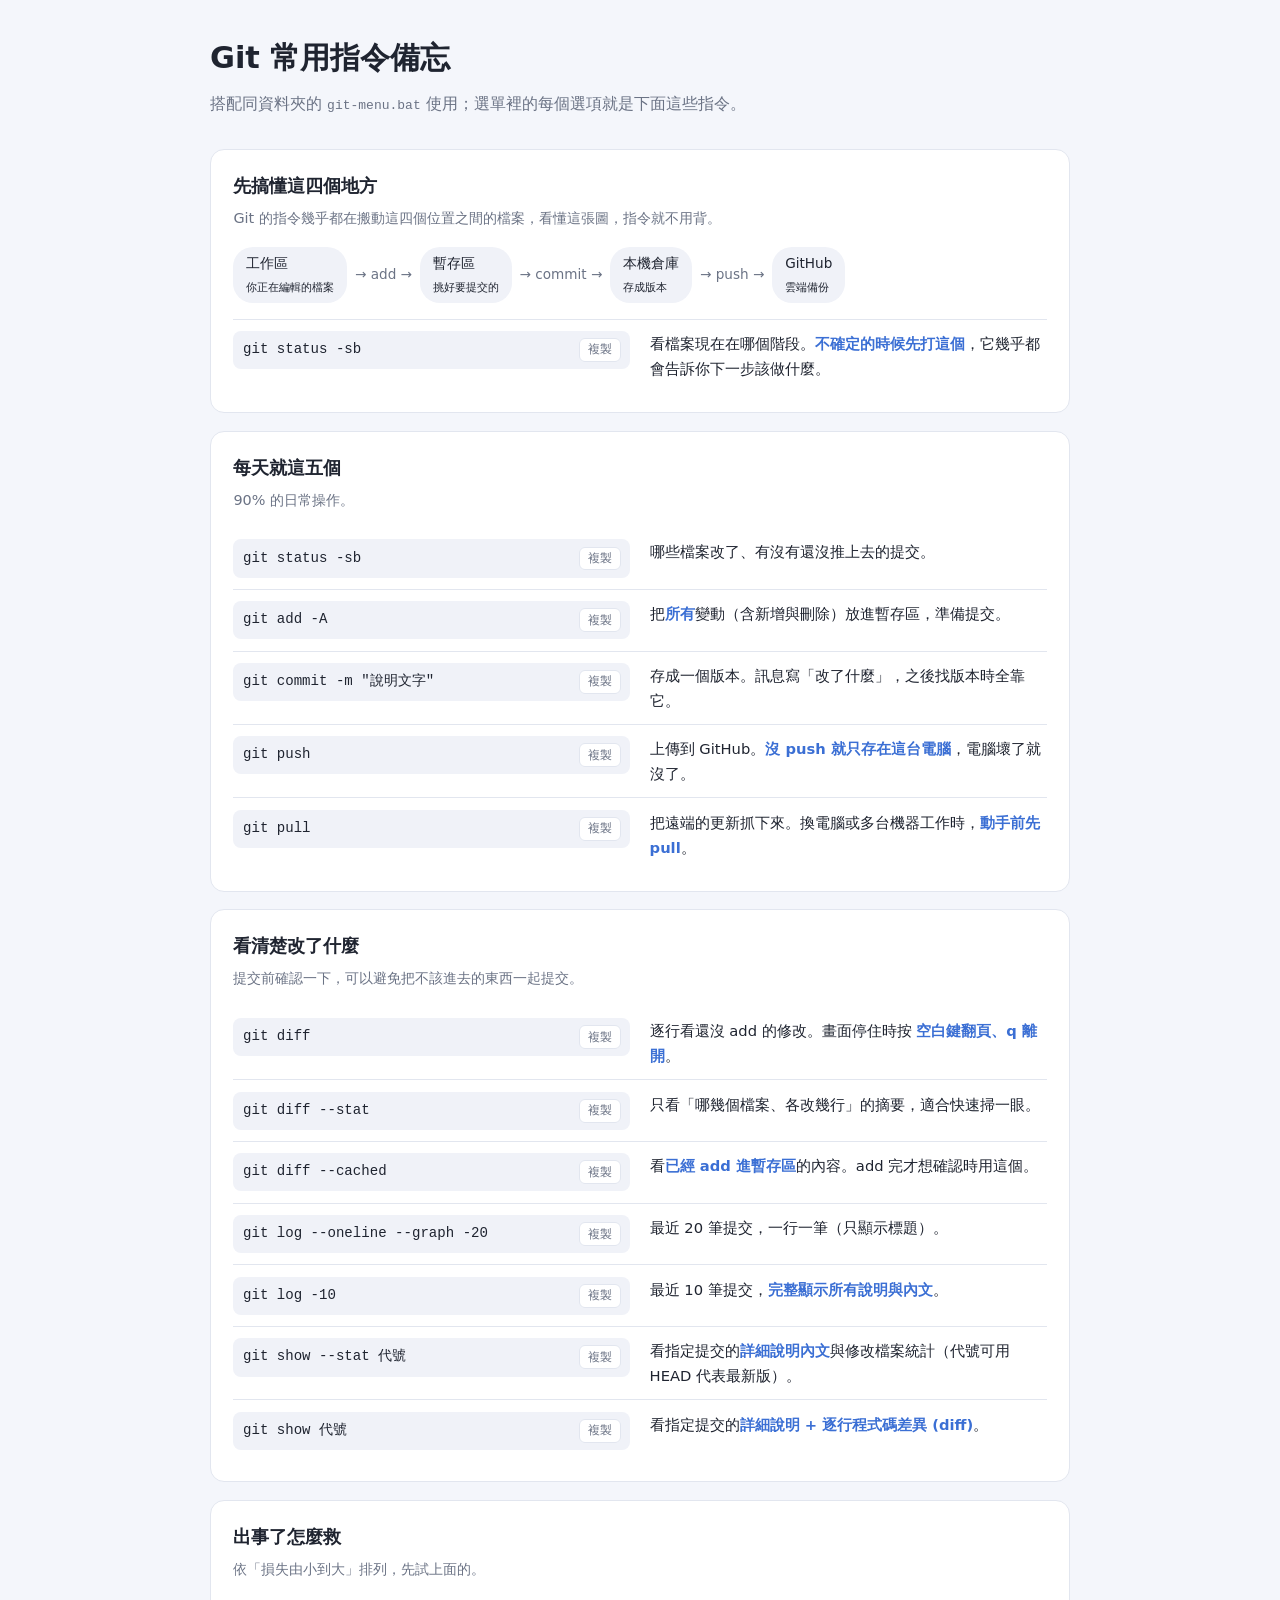
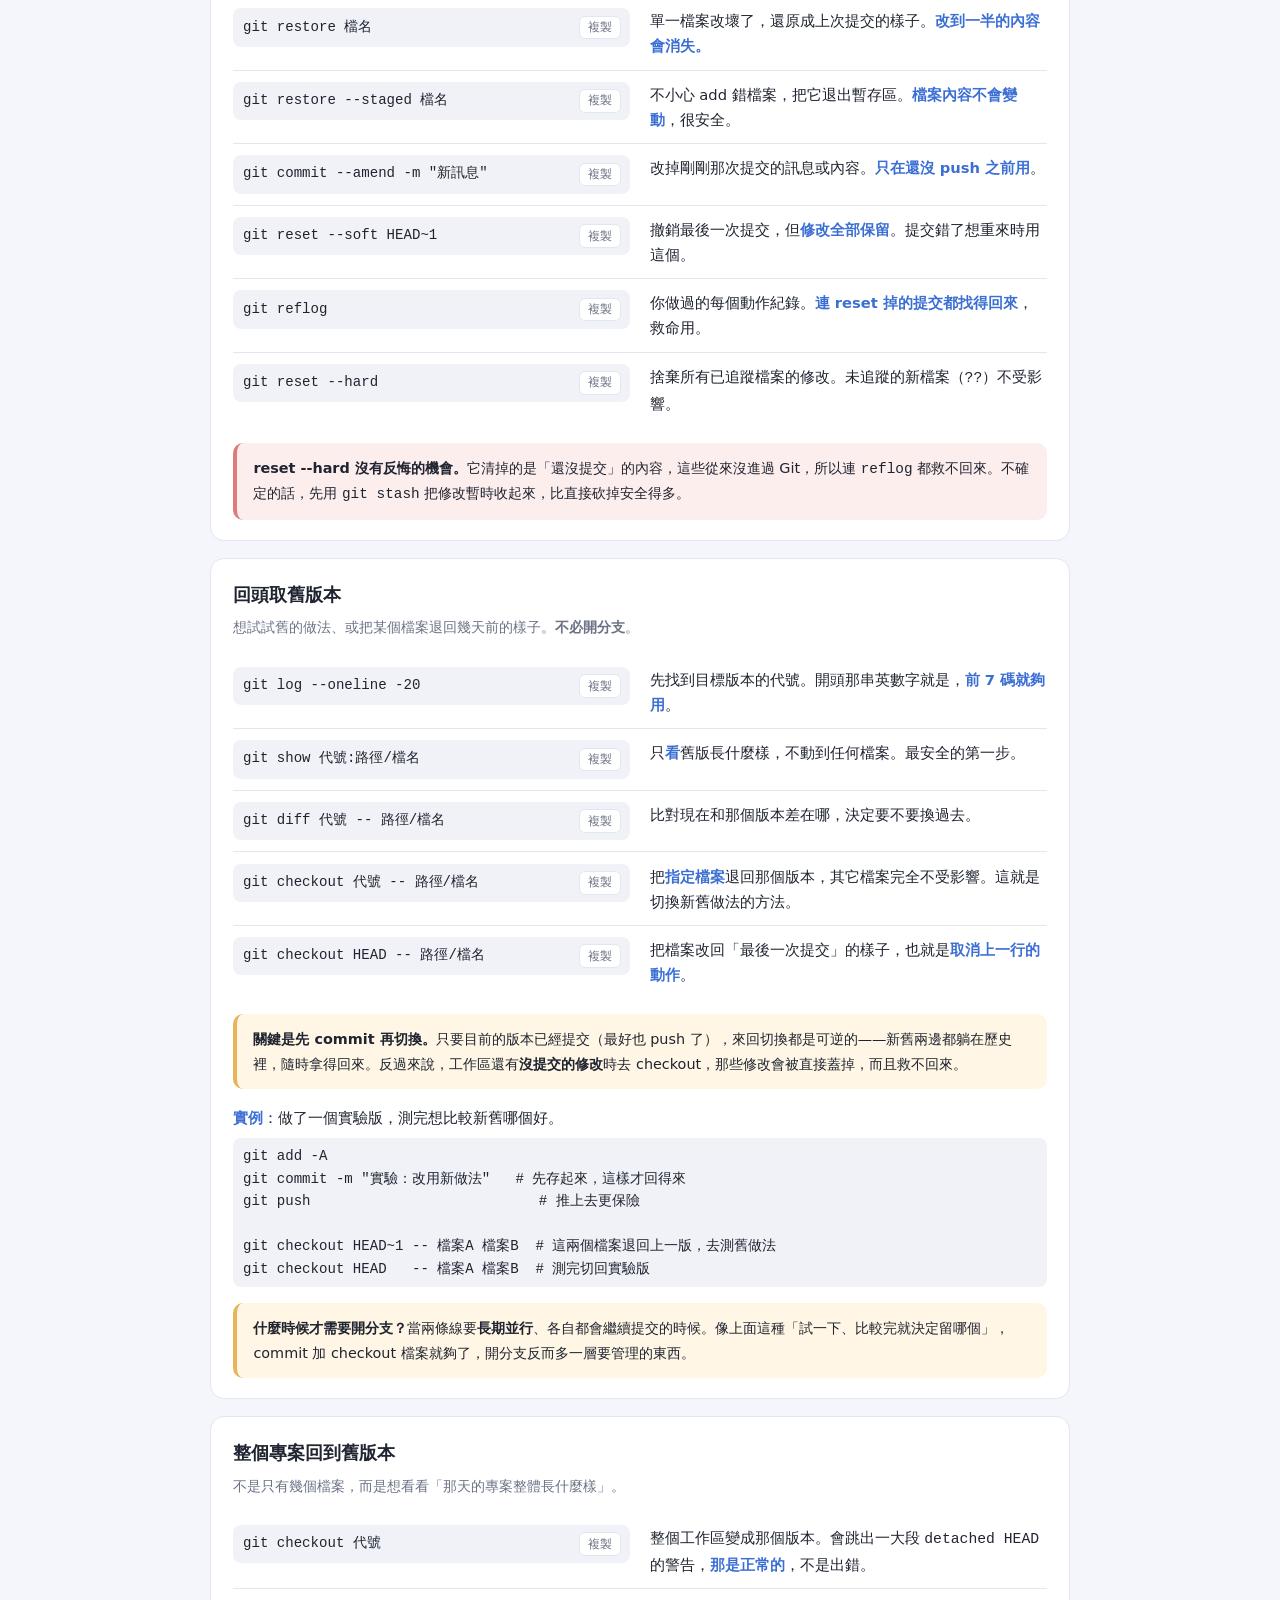
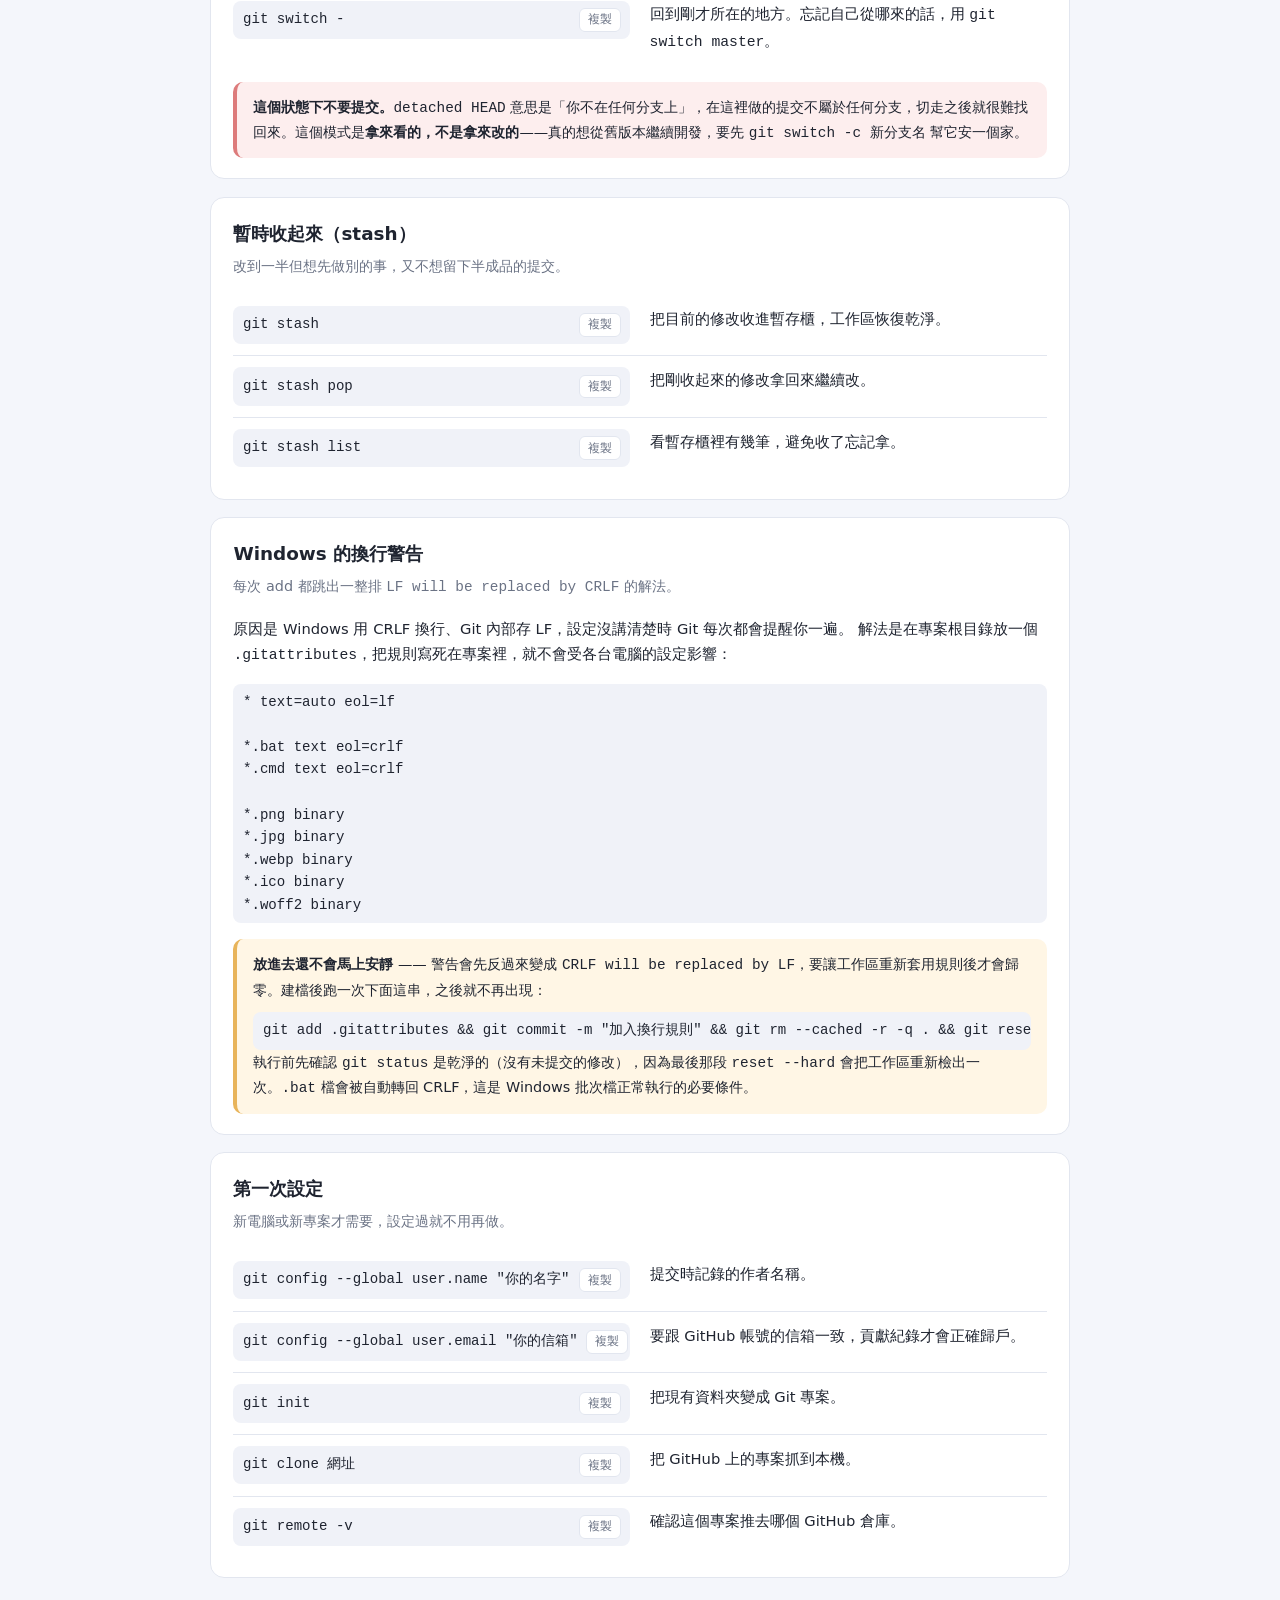
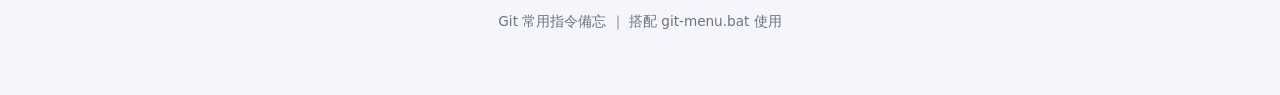
<file: files/git-cheatsheet.html>
<!DOCTYPE html>
<html lang="zh-TW">
<head>
<meta charset="UTF-8">
<meta name="viewport" content="width=device-width, initial-scale=1.0">
<title>Git 常用指令備忘</title>
<style>
  :root {
    --bg: #f4f6fb;
    --card: #ffffff;
    --text: #1f2430;
    --muted: #6b7385;
    --line: #e2e6ef;
    --accent: #3b6fd4;
    --code-bg: #f0f2f8;
    --warn-bg: #fff6e5;
    --warn-line: #e8b45a;
    --danger-bg: #fdeeee;
    --danger-line: #dd7b7b;
  }
  @media (prefers-color-scheme: dark) {
    :root {
      --bg: #171a21;
      --card: #1f232c;
      --text: #e4e7ee;
      --muted: #9aa2b4;
      --line: #2e3440;
      --accent: #7aa2f7;
      --code-bg: #262b36;
      --warn-bg: #33291a;
      --warn-line: #8a6d3b;
      --danger-bg: #33201f;
      --danger-line: #8a4a4a;
    }
  }
  * { box-sizing: border-box; }
  body {
    margin: 0;
    padding: 2rem 1rem 4rem;
    background: var(--bg);
    color: var(--text);
    font-family: "Segoe UI", "Microsoft JhengHei", system-ui, sans-serif;
    line-height: 1.7;
  }
  .wrap { max-width: 860px; margin: 0 auto; }
  header { margin-bottom: 2rem; }
  h1 { font-size: 1.9rem; margin: 0 0 .4rem; }
  .lead { color: var(--muted); margin: 0; }
  section {
    background: var(--card);
    border: 1px solid var(--line);
    border-radius: 14px;
    padding: 1.25rem 1.4rem;
    margin-bottom: 1.1rem;
  }
  h2 { font-size: 1.15rem; margin: 0 0 .3rem; }
  .sub { color: var(--muted); font-size: .9rem; margin: 0 0 1rem; }
  .row {
    display: grid;
    grid-template-columns: minmax(0, 1fr) minmax(0, 1fr);
    gap: .6rem 1.2rem;
    align-items: start;
    padding: .7rem 0;
    border-top: 1px solid var(--line);
  }
  .row:first-of-type { border-top: none; }
  @media (max-width: 620px) { .row { grid-template-columns: 1fr; gap: .35rem; } }
  .cmd {
    display: flex; align-items: center; gap: .5rem;
    background: var(--code-bg);
    border-radius: 8px;
    padding: .45rem .6rem;
    font-family: Consolas, "Courier New", monospace;
    font-size: .88rem;
    overflow-x: auto;
  }
  .cmd code { white-space: nowrap; }
  /* 多行區塊。nowrap 要在 code 上一起解除，只設在外層的話換行會被吃成空白，
     整段擠成一行。 */
  .cmd.block { display: block; white-space: pre; line-height: 1.6; }
  .cmd.block code { white-space: pre; }
  .copy {
    margin-left: auto; flex: none;
    border: 1px solid var(--line);
    background: var(--card);
    color: var(--muted);
    border-radius: 6px;
    padding: .15rem .5rem;
    font-size: .75rem;
    cursor: pointer;
  }
  .copy:hover { color: var(--accent); border-color: var(--accent); }
  .desc { font-size: .92rem; }
  .desc b { color: var(--accent); }
  .note {
    border-radius: 10px;
    padding: .8rem 1rem;
    font-size: .9rem;
    margin-top: 1rem;
    background: var(--warn-bg);
    border-left: 4px solid var(--warn-line);
  }
  .note.danger { background: var(--danger-bg); border-left-color: var(--danger-line); }
  .flow {
    display: flex; flex-wrap: wrap; align-items: center; gap: .5rem;
    font-size: .85rem; margin: 0 0 1rem;
  }
  .flow span {
    background: var(--code-bg); border-radius: 20px; padding: .3rem .8rem;
  }
  .flow i { color: var(--muted); font-style: normal; }
  footer { color: var(--muted); font-size: .85rem; text-align: center; margin-top: 2rem; }
</style>
</head>
<body>
<div class="wrap">

<header>
  <h1>Git 常用指令備忘</h1>
  <p class="lead">搭配同資料夾的 <code>git-menu.bat</code> 使用；選單裡的每個選項就是下面這些指令。</p>
</header>

<section>
  <h2>先搞懂這四個地方</h2>
  <p class="sub">Git 的指令幾乎都在搬動這四個位置之間的檔案，看懂這張圖，指令就不用背。</p>
  <div class="flow">
    <span>工作區<br><small>你正在編輯的檔案</small></span><i>→ add →</i>
    <span>暫存區<br><small>挑好要提交的</small></span><i>→ commit →</i>
    <span>本機倉庫<br><small>存成版本</small></span><i>→ push →</i>
    <span>GitHub<br><small>雲端備份</small></span>
  </div>
  <div class="row">
    <div class="cmd"><code>git status -sb</code><button class="copy">複製</button></div>
    <div class="desc">看檔案現在在哪個階段。<b>不確定的時候先打這個</b>，它幾乎都會告訴你下一步該做什麼。</div>
  </div>
</section>

<section>
  <h2>每天就這五個</h2>
  <p class="sub">90% 的日常操作。</p>
  <div class="row">
    <div class="cmd"><code>git status -sb</code><button class="copy">複製</button></div>
    <div class="desc">哪些檔案改了、有沒有還沒推上去的提交。</div>
  </div>
  <div class="row">
    <div class="cmd"><code>git add -A</code><button class="copy">複製</button></div>
    <div class="desc">把<b>所有</b>變動（含新增與刪除）放進暫存區，準備提交。</div>
  </div>
  <div class="row">
    <div class="cmd"><code>git commit -m "說明文字"</code><button class="copy">複製</button></div>
    <div class="desc">存成一個版本。訊息寫「改了什麼」，之後找版本時全靠它。</div>
  </div>
  <div class="row">
    <div class="cmd"><code>git push</code><button class="copy">複製</button></div>
    <div class="desc">上傳到 GitHub。<b>沒 push 就只存在這台電腦</b>，電腦壞了就沒了。</div>
  </div>
  <div class="row">
    <div class="cmd"><code>git pull</code><button class="copy">複製</button></div>
    <div class="desc">把遠端的更新抓下來。換電腦或多台機器工作時，<b>動手前先 pull</b>。</div>
  </div>
</section>

<section>
  <h2>看清楚改了什麼</h2>
  <p class="sub">提交前確認一下，可以避免把不該進去的東西一起提交。</p>
  <div class="row">
    <div class="cmd"><code>git diff</code><button class="copy">複製</button></div>
    <div class="desc">逐行看還沒 add 的修改。畫面停住時按 <b>空白鍵翻頁、q 離開</b>。</div>
  </div>
  <div class="row">
    <div class="cmd"><code>git diff --stat</code><button class="copy">複製</button></div>
    <div class="desc">只看「哪幾個檔案、各改幾行」的摘要，適合快速掃一眼。</div>
  </div>
  <div class="row">
    <div class="cmd"><code>git diff --cached</code><button class="copy">複製</button></div>
    <div class="desc">看<b>已經 add 進暫存區</b>的內容。add 完才想確認時用這個。</div>
  </div>
  <div class="row">
    <div class="cmd"><code>git log --oneline --graph -20</code><button class="copy">複製</button></div>
    <div class="desc">最近 20 筆提交，一行一筆（只顯示標題）。</div>
  </div>
  <div class="row">
    <div class="cmd"><code>git log -10</code><button class="copy">複製</button></div>
    <div class="desc">最近 10 筆提交，<b>完整顯示所有說明與內文</b>。</div>
  </div>
  <div class="row">
    <div class="cmd"><code>git show --stat 代號</code><button class="copy">複製</button></div>
    <div class="desc">看指定提交的<b>詳細說明內文</b>與修改檔案統計（代號可用 HEAD 代表最新版）。</div>
  </div>
  <div class="row">
    <div class="cmd"><code>git show 代號</code><button class="copy">複製</button></div>
    <div class="desc">看指定提交的<b>詳細說明 + 逐行程式碼差異 (diff)</b>。</div>
  </div>
</section>

<section>
  <h2>出事了怎麼救</h2>
  <p class="sub">依「損失由小到大」排列，先試上面的。</p>
  <div class="row">
    <div class="cmd"><code>git restore 檔名</code><button class="copy">複製</button></div>
    <div class="desc">單一檔案改壞了，還原成上次提交的樣子。<b>改到一半的內容會消失。</b></div>
  </div>
  <div class="row">
    <div class="cmd"><code>git restore --staged 檔名</code><button class="copy">複製</button></div>
    <div class="desc">不小心 add 錯檔案，把它退出暫存區。<b>檔案內容不會變動</b>，很安全。</div>
  </div>
  <div class="row">
    <div class="cmd"><code>git commit --amend -m "新訊息"</code><button class="copy">複製</button></div>
    <div class="desc">改掉剛剛那次提交的訊息或內容。<b>只在還沒 push 之前用</b>。</div>
  </div>
  <div class="row">
    <div class="cmd"><code>git reset --soft HEAD~1</code><button class="copy">複製</button></div>
    <div class="desc">撤銷最後一次提交，但<b>修改全部保留</b>。提交錯了想重來時用這個。</div>
  </div>
  <div class="row">
    <div class="cmd"><code>git reflog</code><button class="copy">複製</button></div>
    <div class="desc">你做過的每個動作紀錄。<b>連 reset 掉的提交都找得回來</b>，救命用。</div>
  </div>
  <div class="row">
    <div class="cmd"><code>git reset --hard</code><button class="copy">複製</button></div>
    <div class="desc">捨棄所有已追蹤檔案的修改。未追蹤的新檔案（<code>??</code>）不受影響。</div>
  </div>
  <div class="note danger">
    <b>reset --hard 沒有反悔的機會。</b>它清掉的是「還沒提交」的內容，這些從來沒進過 Git，所以連 <code>reflog</code> 都救不回來。不確定的話，先用 <code>git stash</code> 把修改暫時收起來，比直接砍掉安全得多。
  </div>
</section>

<section>
  <h2>回頭取舊版本</h2>
  <p class="sub">想試試舊的做法、或把某個檔案退回幾天前的樣子。<b>不必開分支</b>。</p>
  <div class="row">
    <div class="cmd"><code>git log --oneline -20</code><button class="copy">複製</button></div>
    <div class="desc">先找到目標版本的代號。開頭那串英數字就是，<b>前 7 碼就夠用</b>。</div>
  </div>
  <div class="row">
    <div class="cmd"><code>git show 代號:路徑/檔名</code><button class="copy">複製</button></div>
    <div class="desc">只<b>看</b>舊版長什麼樣，不動到任何檔案。最安全的第一步。</div>
  </div>
  <div class="row">
    <div class="cmd"><code>git diff 代號 -- 路徑/檔名</code><button class="copy">複製</button></div>
    <div class="desc">比對現在和那個版本差在哪，決定要不要換過去。</div>
  </div>
  <div class="row">
    <div class="cmd"><code>git checkout 代號 -- 路徑/檔名</code><button class="copy">複製</button></div>
    <div class="desc">把<b>指定檔案</b>退回那個版本，其它檔案完全不受影響。這就是切換新舊做法的方法。</div>
  </div>
  <div class="row">
    <div class="cmd"><code>git checkout HEAD -- 路徑/檔名</code><button class="copy">複製</button></div>
    <div class="desc">把檔案改回「最後一次提交」的樣子，也就是<b>取消上一行的動作</b>。</div>
  </div>
  <div class="note">
    <b>關鍵是先 commit 再切換。</b>只要目前的版本已經提交（最好也 push 了），來回切換都是可逆的——新舊兩邊都躺在歷史裡，隨時拿得回來。反過來說，工作區還有<b>沒提交的修改</b>時去 checkout，那些修改會被直接蓋掉，而且救不回來。
  </div>
  <div class="desc" style="margin-top:1rem">
    <b>實例</b>：做了一個實驗版，測完想比較新舊哪個好。
  </div>
  <div class="cmd block" style="margin-top:.5rem"><code>git add -A
git commit -m "實驗：改用新做法"   # 先存起來，這樣才回得來
git push                           # 推上去更保險

git checkout HEAD~1 -- 檔案A 檔案B  # 這兩個檔案退回上一版，去測舊做法
git checkout HEAD   -- 檔案A 檔案B  # 測完切回實驗版</code></div>
  <div class="note">
    <b>什麼時候才需要開分支？</b>當兩條線要<b>長期並行</b>、各自都會繼續提交的時候。像上面這種「試一下、比較完就決定留哪個」，commit 加 checkout 檔案就夠了，開分支反而多一層要管理的東西。
  </div>
</section>

<section>
  <h2>整個專案回到舊版本</h2>
  <p class="sub">不是只有幾個檔案，而是想看看「那天的專案整體長什麼樣」。</p>
  <div class="row">
    <div class="cmd"><code>git checkout 代號</code><button class="copy">複製</button></div>
    <div class="desc">整個工作區變成那個版本。會跳出一大段 <code>detached HEAD</code> 的警告，<b>那是正常的</b>，不是出錯。</div>
  </div>
  <div class="row">
    <div class="cmd"><code>git switch -</code><button class="copy">複製</button></div>
    <div class="desc">回到剛才所在的地方。忘記自己從哪來的話，用 <code>git switch master</code>。</div>
  </div>
  <div class="note danger">
    <b>這個狀態下不要提交。</b><code>detached HEAD</code> 意思是「你不在任何分支上」，在這裡做的提交不屬於任何分支，切走之後就很難找回來。這個模式是<b>拿來看的，不是拿來改的</b>——真的想從舊版本繼續開發，要先 <code>git switch -c 新分支名</code> 幫它安一個家。
  </div>
</section>

<section>
  <h2>暫時收起來（stash）</h2>
  <p class="sub">改到一半但想先做別的事，又不想留下半成品的提交。</p>
  <div class="row">
    <div class="cmd"><code>git stash</code><button class="copy">複製</button></div>
    <div class="desc">把目前的修改收進暫存櫃，工作區恢復乾淨。</div>
  </div>
  <div class="row">
    <div class="cmd"><code>git stash pop</code><button class="copy">複製</button></div>
    <div class="desc">把剛收起來的修改拿回來繼續改。</div>
  </div>
  <div class="row">
    <div class="cmd"><code>git stash list</code><button class="copy">複製</button></div>
    <div class="desc">看暫存櫃裡有幾筆，避免收了忘記拿。</div>
  </div>
</section>

<section>
  <h2>Windows 的換行警告</h2>
  <p class="sub">每次 add 都跳出一整排 <code>LF will be replaced by CRLF</code> 的解法。</p>
  <div class="desc" style="margin-bottom:1rem">
    原因是 Windows 用 CRLF 換行、Git 內部存 LF，設定沒講清楚時 Git 每次都會提醒你一遍。
    解法是在專案根目錄放一個 <code>.gitattributes</code>，把規則寫死在專案裡，就不會受各台電腦的設定影響：
  </div>
  <div class="cmd block"><code>* text=auto eol=lf

*.bat text eol=crlf
*.cmd text eol=crlf

*.png binary
*.jpg binary
*.webp binary
*.ico binary
*.woff2 binary</code></div>
  <div class="note">
    <b>放進去還不會馬上安靜</b> —— 警告會先反過來變成 <code>CRLF will be replaced by LF</code>，要讓工作區重新套用規則後才會歸零。建檔後跑一次下面這串，之後就不再出現：
    <div class="cmd" style="margin-top:.6rem"><code>git add .gitattributes &amp;&amp; git commit -m "加入換行規則" &amp;&amp; git rm --cached -r -q . &amp;&amp; git reset --hard</code><button class="copy">複製</button></div>
    執行前先確認 <code>git status</code> 是乾淨的（沒有未提交的修改），因為最後那段 <code>reset --hard</code> 會把工作區重新檢出一次。<code>.bat</code> 檔會被自動轉回 CRLF，這是 Windows 批次檔正常執行的必要條件。
  </div>
</section>

<section>
  <h2>第一次設定</h2>
  <p class="sub">新電腦或新專案才需要，設定過就不用再做。</p>
  <div class="row">
    <div class="cmd"><code>git config --global user.name "你的名字"</code><button class="copy">複製</button></div>
    <div class="desc">提交時記錄的作者名稱。</div>
  </div>
  <div class="row">
    <div class="cmd"><code>git config --global user.email "你的信箱"</code><button class="copy">複製</button></div>
    <div class="desc">要跟 GitHub 帳號的信箱一致，貢獻紀錄才會正確歸戶。</div>
  </div>
  <div class="row">
    <div class="cmd"><code>git init</code><button class="copy">複製</button></div>
    <div class="desc">把現有資料夾變成 Git 專案。</div>
  </div>
  <div class="row">
    <div class="cmd"><code>git clone 網址</code><button class="copy">複製</button></div>
    <div class="desc">把 GitHub 上的專案抓到本機。</div>
  </div>
  <div class="row">
    <div class="cmd"><code>git remote -v</code><button class="copy">複製</button></div>
    <div class="desc">確認這個專案推去哪個 GitHub 倉庫。</div>
  </div>
</section>

<footer>
  Git 常用指令備忘 ｜ 搭配 git-menu.bat 使用
</footer>

</div>

<script>
document.querySelectorAll('.copy').forEach(function (btn) {
  btn.addEventListener('click', function () {
    var code = btn.parentElement.querySelector('code').innerText;
    navigator.clipboard.writeText(code).then(function () {
      var old = btn.textContent;
      btn.textContent = '已複製';
      setTimeout(function () { btn.textContent = old; }, 1200);
    });
  });
});
</script>
</body>
</html>
</file>
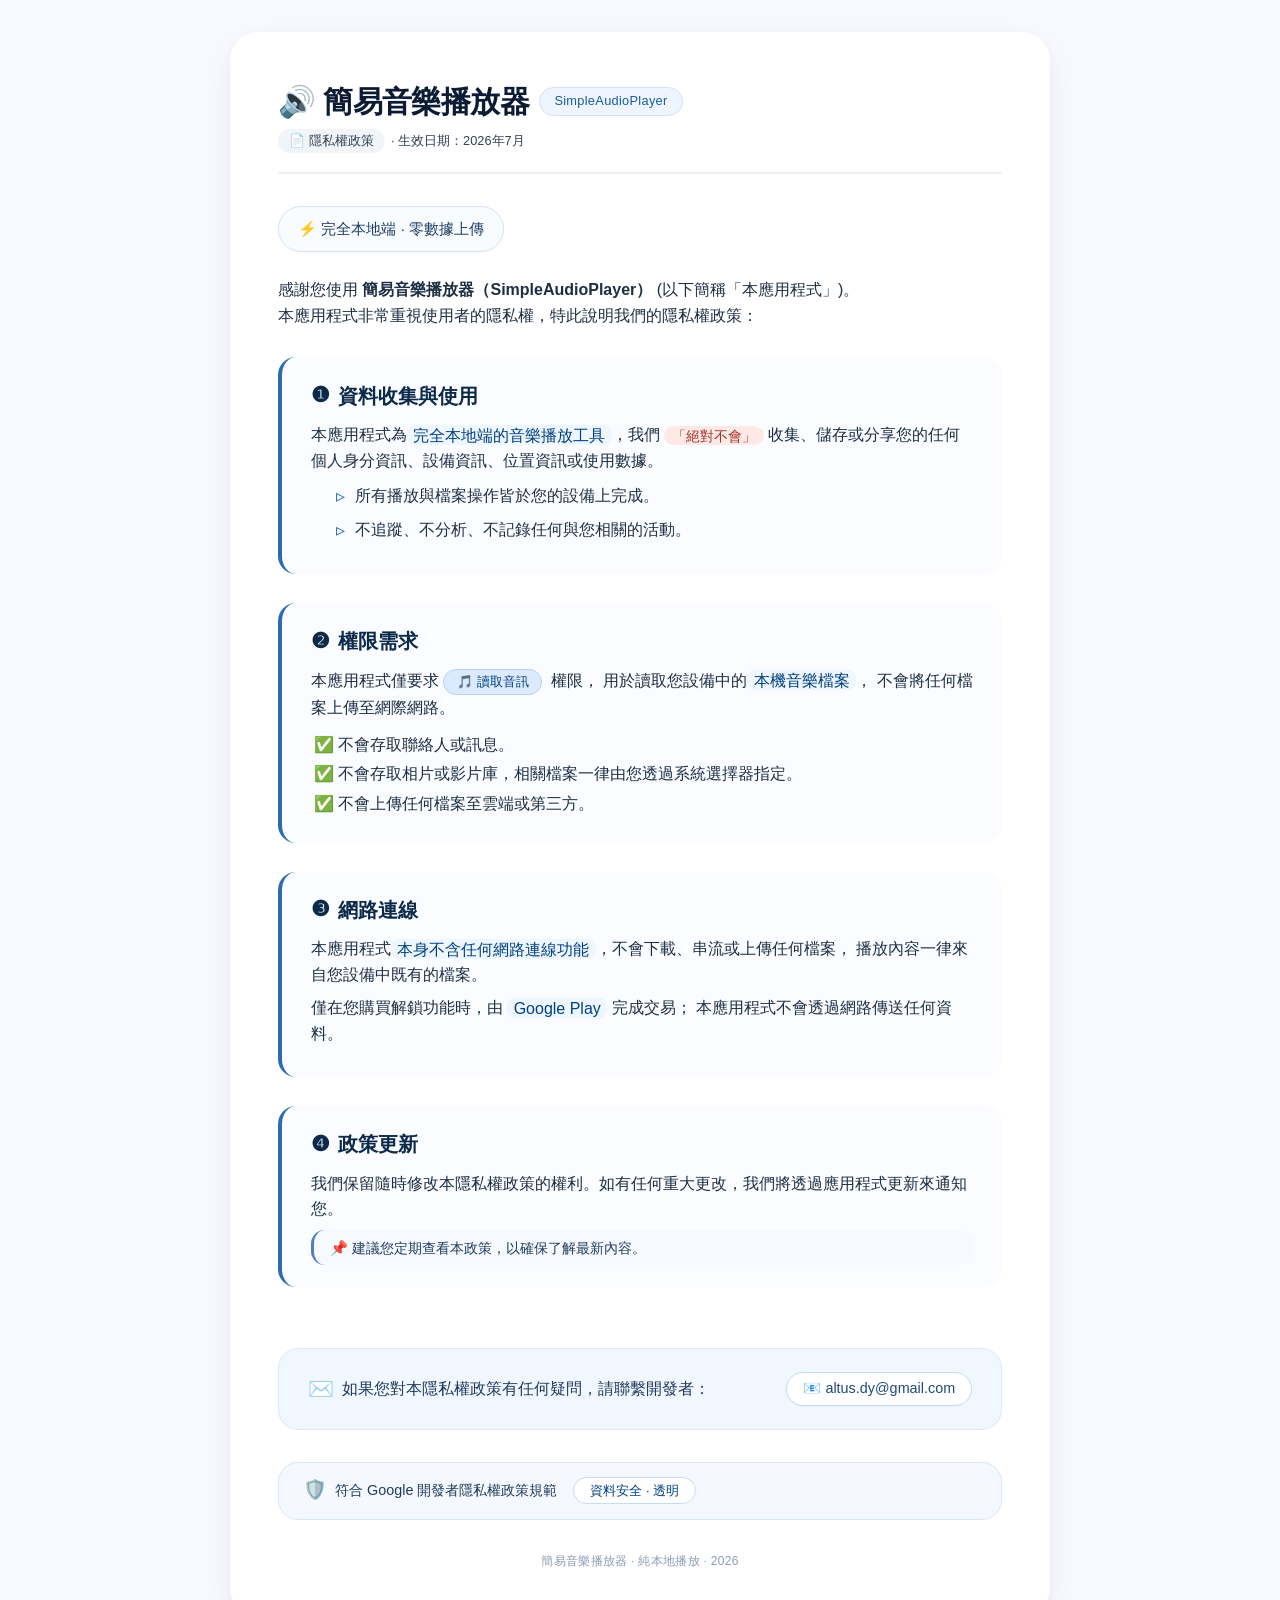
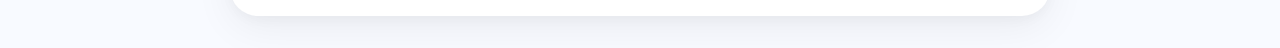
<file: SimpleAudioPlayer/google_developer_policy.htm>
<!DOCTYPE html>
<html lang="zh-Hant">
<head>
  <meta charset="UTF-8" />
  <meta name="viewport" content="width=device-width, initial-scale=1.0" />
  <title>隱私權政策 · 簡易音樂播放器</title>
  <!-- 使用系統字型，乾淨簡約 -->
  <style>
    /* 全域重置與字型設定 */
    * {
      margin: 0;
      padding: 0;
      box-sizing: border-box;
    }

    body {
      background: #f8faff;
      font-family: -apple-system, BlinkMacSystemFont, "Segoe UI", Roboto, "Helvetica Neue", Arial, sans-serif;
      display: flex;
      flex-direction: column;
      align-items: center;
      justify-content: center;
      min-height: 100vh;
      padding: 2rem 1.5rem;
      line-height: 1.6;
      color: #1e293b;
    }

    /* 主要卡片 – 模擬 Google 開發者風格，乾淨白底＋細緻陰影 */
    .privacy-card {
      max-width: 820px;
      width: 100%;
      background-color: #ffffff;
      border-radius: 28px;
      box-shadow: 0 12px 40px rgba(0, 0, 0, 0.06), 0 4px 12px rgba(0, 0, 0, 0.03);
      padding: 2.8rem 3rem;
      transition: box-shadow 0.2s ease;
    }

    @media (max-width: 600px) {
      .privacy-card {
        padding: 2rem 1.5rem;
        border-radius: 24px;
      }
    }

    /* 標題區域 */
    .header {
      border-bottom: 2px solid #eef2f6;
      padding-bottom: 1.2rem;
      margin-bottom: 2rem;
    }

    .app-name {
      display: flex;
      align-items: center;
      gap: 10px;
      flex-wrap: wrap;
    }

    .app-name h1 {
      font-size: 1.9rem;
      font-weight: 600;
      letter-spacing: -0.02em;
      color: #0b1b33;
    }

    .app-name .badge {
      background: #eef5ff;
      color: #1a5c9e;
      font-size: 0.8rem;
      font-weight: 500;
      padding: 0.2rem 0.9rem;
      border-radius: 30px;
      letter-spacing: 0.3px;
      border: 1px solid #d4e2f5;
    }

    .subhead {
      margin-top: 0.25rem;
      color: #475569;
      font-size: 1rem;
      font-weight: 400;
      display: flex;
      align-items: center;
      gap: 6px;
      flex-wrap: wrap;
    }

    .subhead span {
      background: #f1f5f9;
      padding: 0.1rem 0.7rem;
      border-radius: 30px;
      font-size: 0.8rem;
      color: #334155;
    }

    /* 內文樣式 – 清楚易讀 */
    .content {
      display: flex;
      flex-direction: column;
      gap: 1.8rem;
    }

    .policy-section {
      background: #fafcff;
      padding: 1.4rem 1.8rem;
      border-radius: 18px;
      border-left: 4px solid #2b6cb0;
      transition: background 0.1s;
    }

    .policy-section:last-child {
      border-left-color: #4a7db5;
    }

    .policy-section h2 {
      font-size: 1.25rem;
      font-weight: 600;
      color: #0b2a4a;
      margin-bottom: 0.65rem;
      display: flex;
      align-items: center;
      gap: 8px;
    }

    .policy-section h2 .emoji-bullet {
      font-size: 1.3rem;
      line-height: 1;
    }

    .policy-section p {
      font-size: 1rem;
      color: #1e2f44;
      margin-bottom: 0.5rem;
    }

    .policy-section ul, 
    .policy-section ol {
      padding-left: 1.6rem;
      margin: 0.4rem 0 0.2rem;
    }

    .policy-section li {
      margin-bottom: 0.25rem;
      color: #1e2f44;
    }

    .policy-section .highlight {
      background: #eef6ff;
      padding: 0.1rem 0.4rem;
      border-radius: 8px;
      font-weight: 500;
      color: #004080;
    }

    .policy-section .strong-warning {
      background: #fee9e7;
      color: #a13026;
      font-weight: 500;
      padding: 0.1rem 0.5rem;
      border-radius: 20px;
      font-size: 0.9rem;
    }

    .divider-light {
      height: 1px;
      background: #e6edf6;
      margin: 0.6rem 0;
    }

    /* 聯繫開發者 */
    .contact-box {
      margin-top: 2rem;
      padding: 1.4rem 1.8rem;
      background: #f1f7fe;
      border-radius: 20px;
      display: flex;
      flex-wrap: wrap;
      align-items: center;
      justify-content: space-between;
      border: 1px solid #dde9fa;
    }

    .contact-box p {
      font-size: 0.98rem;
      color: #1f3a5e;
      display: flex;
      align-items: center;
      gap: 8px;
      margin: 0;
    }

    .contact-box .email-icon {
      font-size: 1.3rem;
    }

    .contact-box .dev-note {
      background: #ffffff;
      padding: 0.3rem 1rem;
      border-radius: 40px;
      font-size: 0.9rem;
      color: #1e4b7a;
      border: 1px solid #c6daf5;
      box-shadow: 0 1px 2px rgba(0,0,0,0.02);
    }

    @media (max-width: 500px) {
      .contact-box {
        flex-direction: column;
        align-items: flex-start;
        gap: 12px;
      }
    }

    /* 頁尾極簡 */
    .footer-note {
      margin-top: 2rem;
      font-size: 0.75rem;
      color: #8b9bb5;
      text-align: center;
      letter-spacing: 0.3px;
    }

    /* 列表自定義樣式 （圓點）*/
    .custom-list {
      list-style: none;
      padding-left: 0.2rem;
    }

    .custom-list li {
      display: flex;
      align-items: flex-start;
      gap: 10px;
      margin-bottom: 0.5rem;
    }

    .custom-list li::before {
      content: "▹";
      color: #2b6cb0;
      font-size: 1.1rem;
      line-height: 1.5;
    }

    /* 權限標籤 */
    .permission-tag {
      display: inline-block;
      background: #dbeafe;
      padding: 0.1rem 0.8rem;
      border-radius: 30px;
      font-size: 0.8rem;
      font-weight: 500;
      color: #004080;
      border: 1px solid #b7d1f0;
      margin-right: 4px;
    }

    hr {
      border: none;
      border-top: 1px solid #dce5f0;
      margin: 0.6rem 0;
    }
  </style>
</head>
<body>
  <div class="privacy-card">
    <!-- 標頭 -->
    <div class="header">
      <div class="app-name">
        <h1>🔊 簡易音樂播放器</h1>
        <span class="badge">SimpleAudioPlayer</span>
      </div>
      <div class="subhead">
        <span>📄 隱私權政策</span>
        <span style="background:transparent; padding-left:0;">· 生效日期：2026年7月</span>
      </div>
    </div>

    <!-- 主要內容 -->
    <div class="content">
      <!-- 前言 -->
      <div style="background: #f8fcff; padding: 0.6rem 1.2rem; border-radius: 40px; color: #1e3d66; border:1px solid #d2e2fa; font-size:0.95rem; display:inline-block; align-self:flex-start;">
        ⚡ 完全本地端 · 零數據上傳
      </div>

      <p style="font-size: 1rem; margin-top: -0.2rem; color: #1e2f44;">
        感謝您使用 <strong>簡易音樂播放器（SimpleAudioPlayer）</strong> (以下簡稱「本應用程式」)。<br />
        本應用程式非常重視使用者的隱私權，特此說明我們的隱私權政策：
      </p>

      <!-- 第一條：資料收集 -->
      <div class="policy-section">
        <h2><span class="emoji-bullet">❶</span> 資料收集與使用</h2>
        <p>
          本應用程式為<span class="highlight">完全本地端的音樂播放工具</span>，我們 
          <span class="strong-warning">「絕對不會」</span> 收集、儲存或分享您的任何個人身分資訊、設備資訊、位置資訊或使用數據。
        </p>
        <ul class="custom-list" style="margin-top: 0.6rem;">
          <li>所有播放與檔案操作皆於您的設備上完成。</li>
          <li>不追蹤、不分析、不記錄任何與您相關的活動。</li>
        </ul>
      </div>

      <!-- 第二條：權限需求 -->
      <div class="policy-section">
        <h2><span class="emoji-bullet">❷</span> 權限需求</h2>
        <p>
          本應用程式僅要求 <span class="permission-tag">🎵 讀取音訊</span> 權限，
          用於讀取您設備中的<span class="highlight">本機音樂檔案</span>，
          不會將任何檔案上傳至網際網路。
        </p>
        <!-- 補充說明 -->
        <ul style="margin-top: 0.7rem; list-style: none; padding-left: 0.2rem; color: #2d4059;">
          <li style="display: flex; gap: 8px; align-items: center;">✅ 不會存取聯絡人或訊息。</li>
          <li style="display: flex; gap: 8px; align-items: center;">✅ 不會存取相片或影片庫，相關檔案一律由您透過系統選擇器指定。</li>
          <li style="display: flex; gap: 8px; align-items: center;">✅ 不會上傳任何檔案至雲端或第三方。</li>
        </ul>
      </div>

      <!-- 第三條：網路連線 -->
      <div class="policy-section">
        <h2><span class="emoji-bullet">❸</span> 網路連線</h2>
        <p>
          本應用程式<span class="highlight">本身不含任何網路連線功能</span>，不會下載、串流或上傳任何檔案，
          播放內容一律來自您設備中既有的檔案。
        </p>
        <p style="margin-top: 0.5rem;">
          僅在您購買解鎖功能時，由 <span class="highlight">Google Play</span> 完成交易；
          本應用程式不會透過網路傳送任何資料。
        </p>
      </div>

      <!-- 第四條：政策更新 -->
      <div class="policy-section">
        <h2><span class="emoji-bullet">❹</span> 政策更新</h2>
        <p>
          我們保留隨時修改本隱私權政策的權利。如有任何重大更改，我們將透過應用程式更新來通知您。
        </p>
        <div style="background: #f6faff; border-radius: 14px; padding: 0.3rem 1rem; margin-top: 0.4rem; border-left: 3px solid #4b7fc7;">
          <span style="font-size:0.9rem; color: #1f3a5e;">📌 建議您定期查看本政策，以確保了解最新內容。</span>
        </div>
      </div>

      <!-- 聯繫開發者 (特別獨立) -->
      <div class="contact-box">
        <p>
          <span class="email-icon">✉️</span> 
          如果您對本隱私權政策有任何疑問，請聯繫開發者：
        </p>
        <span class="dev-note">📧 altus.dy@gmail.com</span>
      </div>

      <!-- 額外說明：Google 開發者規範參考 (僅為風格) -->
      <div style="background: #f5f9ff; border-radius: 20px; padding: 0.8rem 1.5rem; border: 1px solid #dae6f8; margin-top: 0.2rem; display: flex; flex-wrap: wrap; align-items: center; gap: 8px 16px;">
        <span style="display: flex; align-items: center; gap: 8px; font-size:0.9rem; color: #1d3b5c;">
          <span style="font-size:1.2rem;">🛡️</span> 符合 Google 開發者隱私權政策規範
        </span>
        <span style="font-size:0.8rem; background: white; padding: 0.15rem 1rem; border-radius: 30px; border:1px solid #c8dbf5; color:#004080;">
          資料安全 · 透明
        </span>
      </div>
    </div>

    <!-- 頁腳極簡 -->
    <div class="footer-note">
      <span>簡易音樂播放器 · 純本地播放 · 2026</span>
    </div>
  </div>
</body>
</html>
</file>
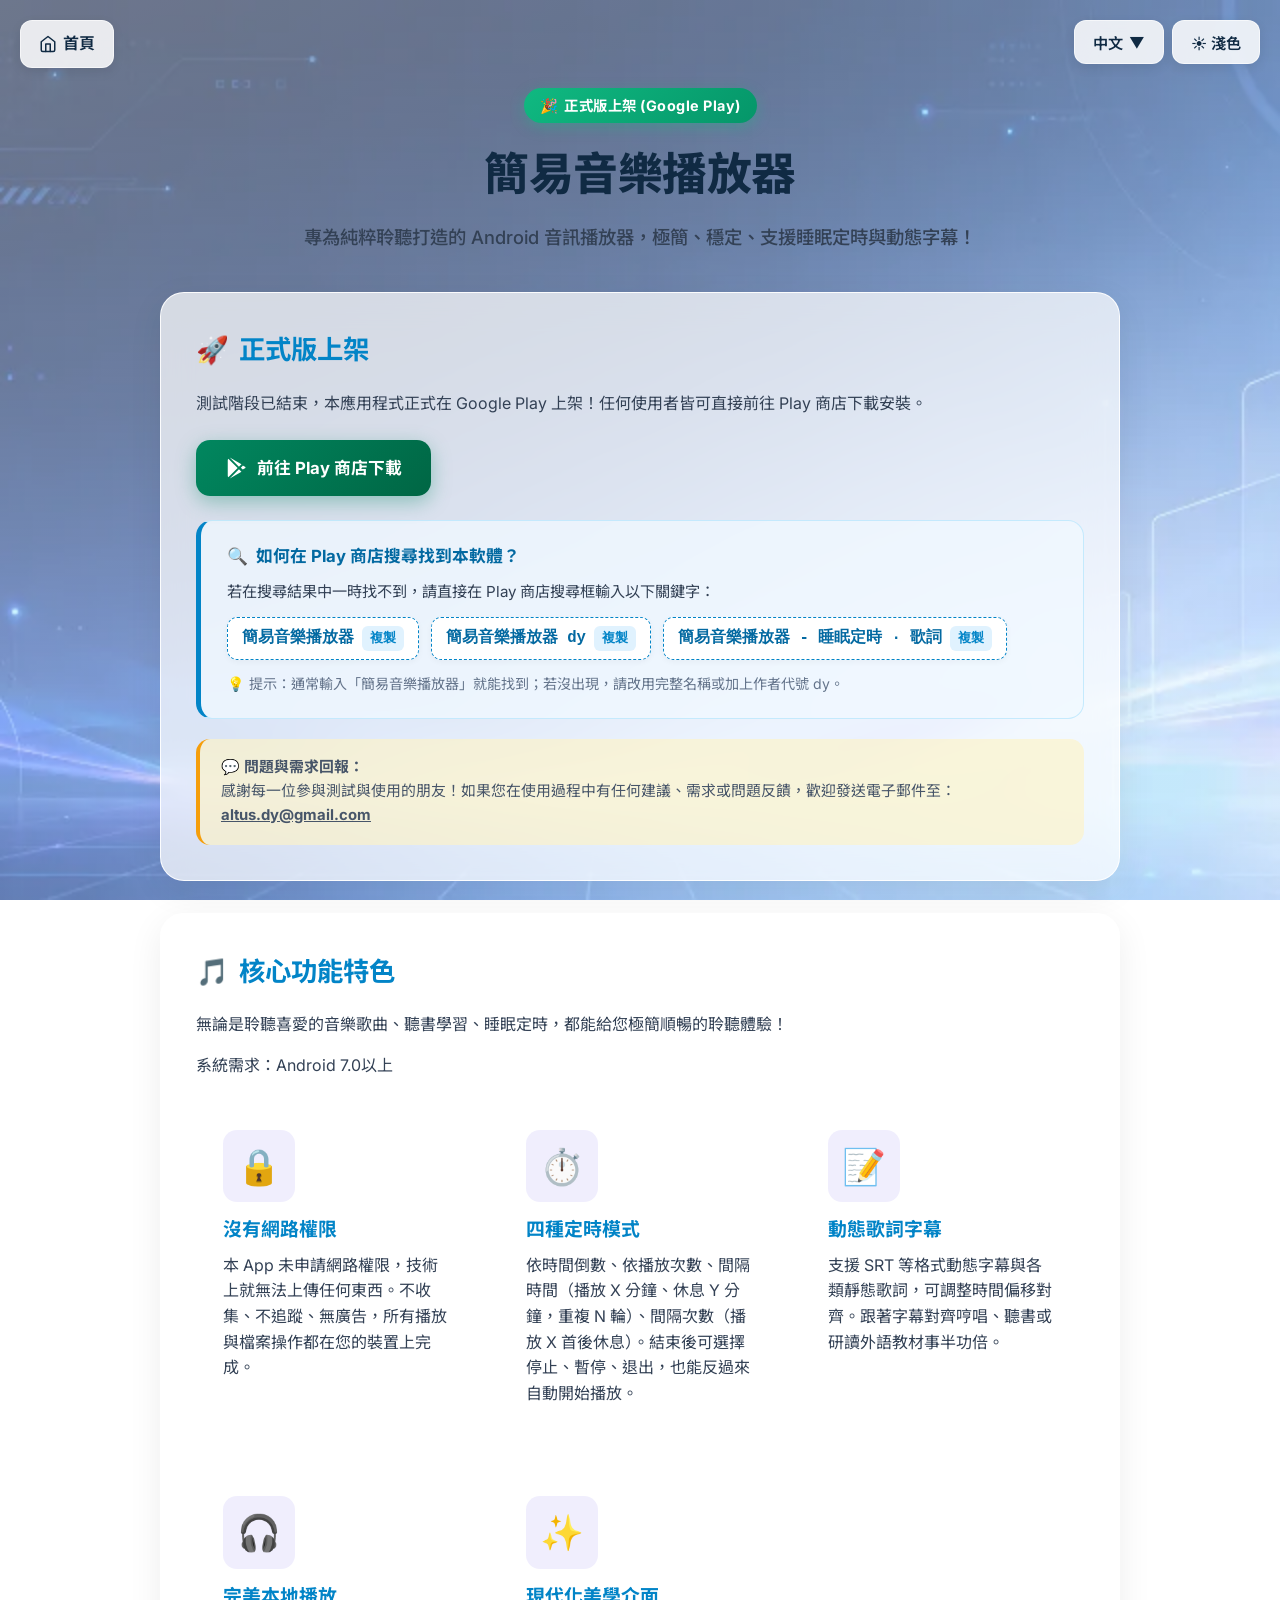
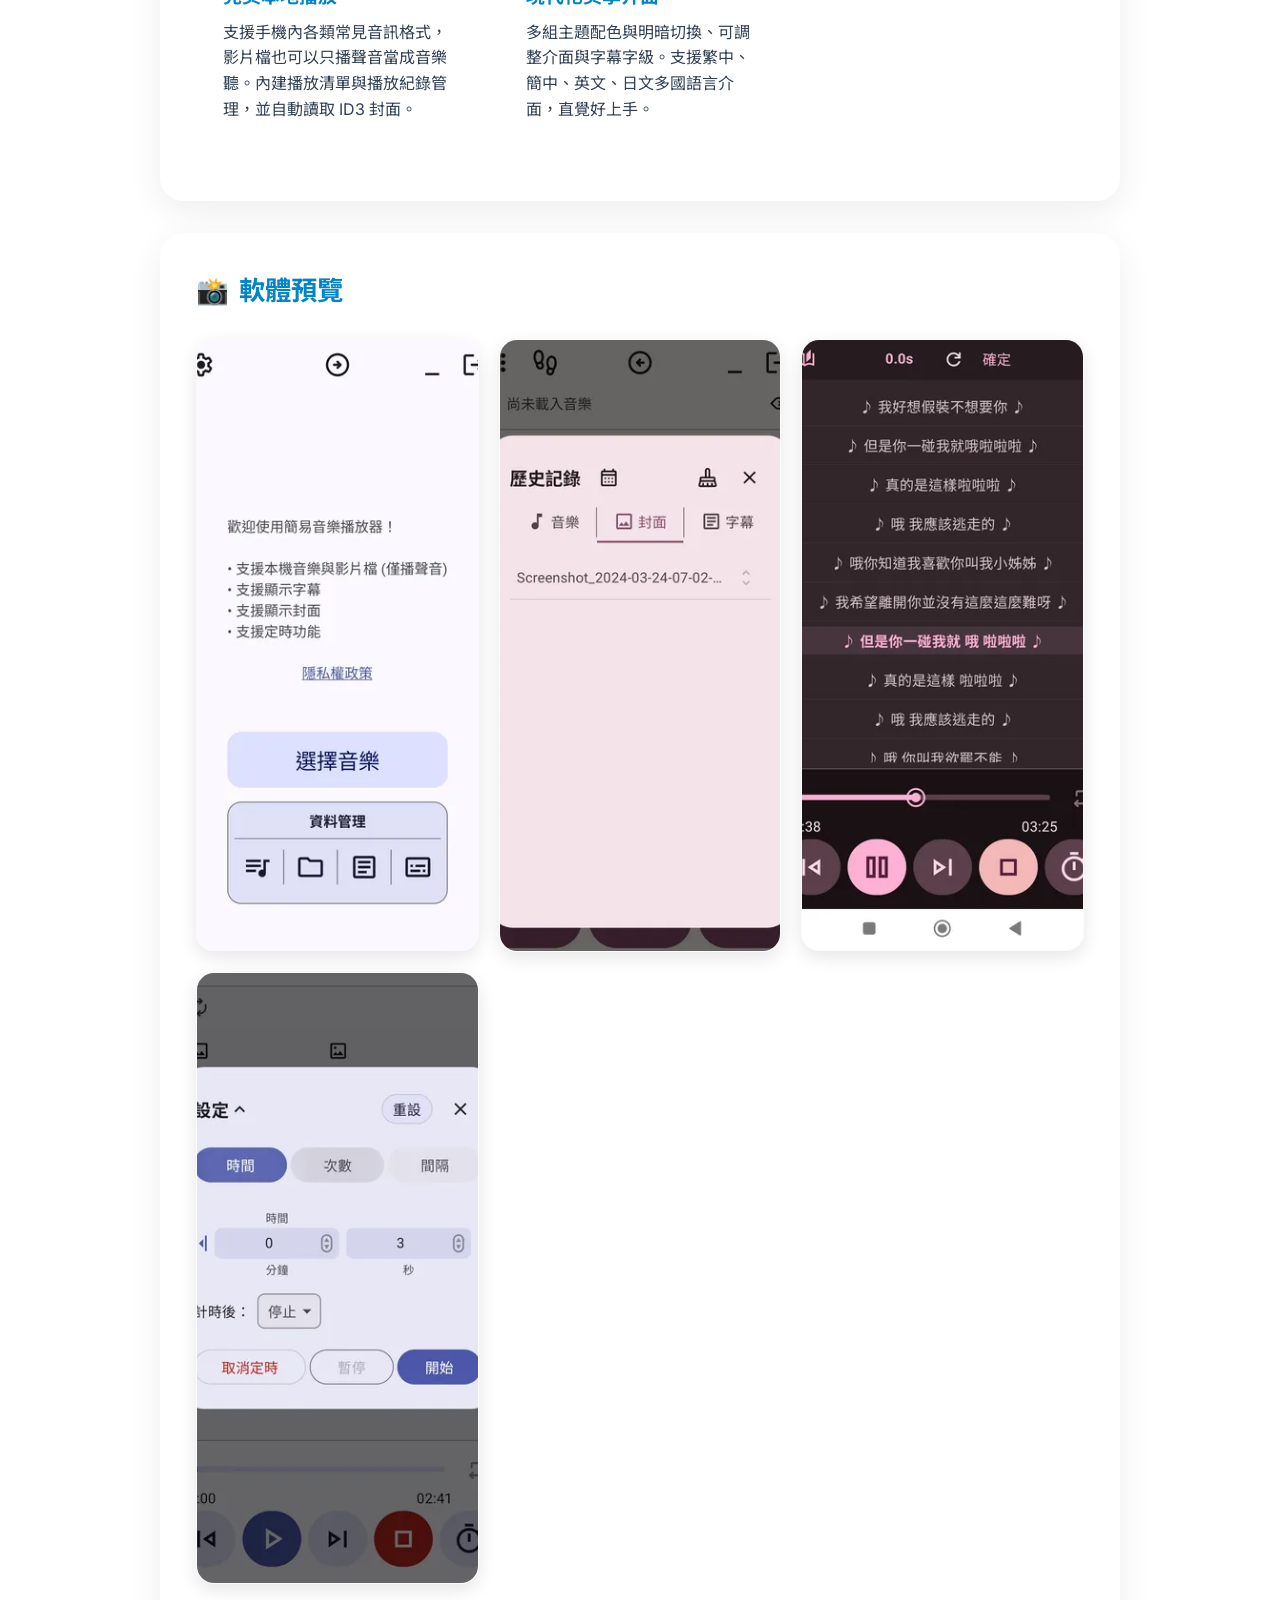
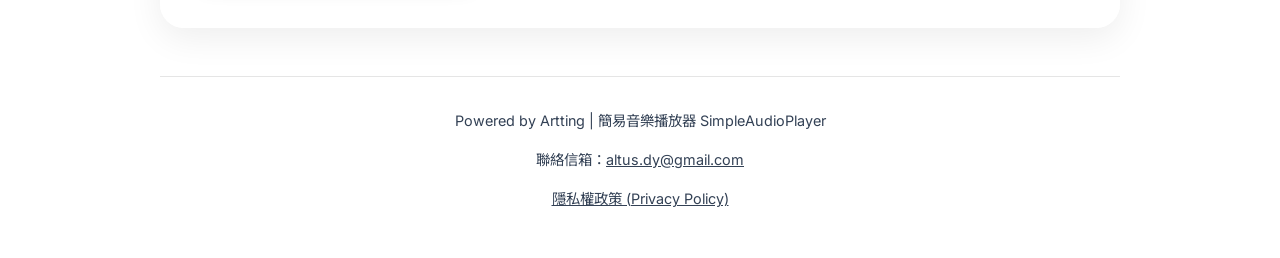
<file: SimpleAudioPlayer/SimpleAudioPlayer.html>
<!DOCTYPE html>
<html lang="zh-TW">
<head>
  <meta charset="UTF-8">
  <meta name="viewport" content="width=device-width, initial-scale=1.0">
  <title>簡易音樂播放器 SimpleAudioPlayer - Google Play 上架</title>
  <link href="https://fonts.googleapis.com/css2?family=Inter:wght@300;400;600;700&family=Noto+Sans+TC:wght@300;400;500;700&display=swap" rel="stylesheet">
  <style>
    :root {
      --primary: #6C5CE7;
      --primary-hover: #5b4bc4;
      --secondary: #A29BFE;
      --accent: #00cec9;
      --play-green: #01875f;
      --play-green-hover: #016c4c;
      --text-main: #102a43;
      --text-sub: #2c3e50;
    }
    
    html {
      overflow-x: hidden;
      scroll-behavior: smooth;
    }

    * {
      box-sizing: border-box;
      margin: 0;
      padding: 0;
    }

    body {
      font-family: 'Inter', 'Noto Sans TC', sans-serif;
      background-image: linear-gradient(155deg, rgba(237, 246, 255, 0.45), rgba(247, 249, 252, 0.25)), url("../bg-home.webp");
      background-size: cover;
      background-position: center;
      background-attachment: fixed;
      color: var(--text-main);
      line-height: 1.6;
      min-height: 100vh;
      display: flex;
      flex-direction: column;
      align-items: center;
      overflow-x: hidden;
      padding: 2rem 1rem;
      transition: background-image 0.3s ease, color 0.3s ease;
    }
    
    body.dark {
      background-image: linear-gradient(155deg, rgba(8, 18, 30, 0.72), rgba(12, 22, 40, 0.58)), url("../bg-home.webp");
      color: #c8d6e5;
    }
    
    body.dark p, body.dark .subtitle { color: #b2bec3; }
    body.dark h1 { background: none; color: #fff; -webkit-text-fill-color: initial; }
    body.dark .glass-card { background: rgba(15, 23, 42, 0.65); border-color: rgba(255, 255, 255, 0.12); }
    body.dark .feature-item { background: rgba(0, 0, 0, 0.3); border-color: rgba(255, 255, 255, 0.08); }
    body.dark .notice { background: rgba(255, 243, 205, 0.08); color: #dfe6e9; border-left-color: #f1c40f; }
    body.dark .keyword-tag { background: rgba(255, 255, 255, 0.1); border-color: rgba(255, 255, 255, 0.2); color: #64ffda; }

    /* Top Bar & Buttons */
    .top-bar { position: fixed; top: 20px; right: 20px; z-index: 50; display: flex; gap: 8px; }
    .theme-btn, .select-button { 
      background: rgba(255, 255, 255, 0.85); 
      backdrop-filter: blur(10px); 
      border: 1px solid rgba(255, 255, 255, 0.6); 
      border-radius: 12px; 
      padding: 10px 18px; 
      font-family: inherit; 
      font-size: 0.95rem; 
      font-weight: 600;
      color: #102a43; 
      cursor: pointer; 
      box-shadow: 0 4px 12px rgba(0, 0, 0, 0.08); 
      transition: all 0.2s ease;
      display: flex;
      align-items: center;
      gap: 6px;
    }
    .theme-btn:hover, .select-button:hover { transform: translateY(-2px); box-shadow: 0 6px 16px rgba(0,0,0,0.12); }
    body.dark .theme-btn, body.dark .select-button { background: rgba(25, 35, 55, 0.85); border-color: rgba(100, 130, 180, 0.3); color: #c8d6e5; }

    /* Language Dropdown Select */
    .custom-select { position: relative; display: inline-block; }
    .select-options { 
      display: none; 
      position: absolute; 
      top: calc(100% + 6px); 
      right: 0; 
      min-width: 130px; 
      background: rgba(255, 255, 255, 0.9); 
      backdrop-filter: blur(12px); 
      border: 1px solid rgba(255, 255, 255, 0.6); 
      border-radius: 12px; 
      box-shadow: 0 8px 24px rgba(0,0,0,0.15); 
      z-index: 100; 
      overflow: hidden; 
    }
    .custom-select.open .select-options { display: block; }
    .option { padding: 10px 16px; cursor: pointer; font-size: 0.9rem; color: #102a43; font-weight: 500; transition: background 0.2s; }
    .option:hover, .option.selected { background: rgba(108, 92, 231, 0.15); font-weight: 700; }
    body.dark .select-options { background: rgba(25, 35, 55, 0.9); border-color: rgba(100, 130, 180, 0.3); }
    body.dark .option { color: #c8d6e5; }
    body.dark .option:hover, body.dark .option.selected { background: rgba(162, 155, 254, 0.2); }

    .home-btn { 
      position: fixed; 
      top: 20px; 
      left: 20px; 
      z-index: 50; 
      padding: 10px 18px; 
      background: rgba(255,255,255,0.85); 
      backdrop-filter: blur(10px); 
      border-radius: 12px; 
      color: #102a43; 
      text-decoration: none; 
      border: 1px solid rgba(255,255,255,0.6); 
      font-weight: 600; 
      box-shadow: 0 4px 12px rgba(0,0,0,0.08); 
      transition: all 0.2s ease; 
      display: flex;
      align-items: center;
      gap: 6px;
    }
    .home-btn:hover { background: rgba(255, 255, 255, 0.98); transform: translateY(-2px); box-shadow: 0 6px 16px rgba(0,0,0,0.12); }
    body.dark .home-btn { background: rgba(25, 35, 55, 0.85); border-color: rgba(100, 130, 180, 0.3); color: #c8d6e5; }
    body.dark .home-btn:hover { background: rgba(35, 50, 75, 0.95); }

    /* Transparent Modes */
    body.transparent .glass-card { background: rgba(255, 255, 255, 0.25); }
    body.transparent .feature-item { background: rgba(255, 255, 255, 0.2); }
    body.transparent .home-btn, body.transparent .theme-btn, body.transparent .select-button { background: rgba(255, 255, 255, 0.45); }
    body.dark.transparent .glass-card { background: rgba(0, 0, 0, 0.25); border-color: rgba(255, 255, 255, 0.08); }
    body.dark.transparent .feature-item { background: rgba(0, 0, 0, 0.18); }
    body.dark.transparent .notice { background: rgba(0, 0, 0, 0.18); }
    body.dark.transparent .home-btn, body.dark.transparent .theme-btn, body.dark.transparent .select-button { background: rgba(25, 35, 55, 0.5); border-color: rgba(100, 130, 180, 0.2); }

    .container {
      max-width: 960px;
      width: 100%;
      z-index: 1;
      margin-top: 3.5rem;
    }

    header {
      text-align: center;
      margin-bottom: 2.5rem;
      animation: fadeInDown 0.8s ease-out;
    }

    .badge-status {
      display: inline-flex;
      align-items: center;
      gap: 6px;
      padding: 6px 16px;
      border-radius: 50px;
      background: linear-gradient(135deg, #10b981, #059669);
      color: white;
      font-size: 0.9rem;
      font-weight: 700;
      letter-spacing: 0.5px;
      box-shadow: 0 4px 14px rgba(16, 185, 129, 0.35);
      margin-bottom: 1rem;
      animation: pulseGlow 2s infinite alternate;
    }

    @keyframes pulseGlow {
      from { box-shadow: 0 4px 14px rgba(16, 185, 129, 0.35); }
      to { box-shadow: 0 6px 20px rgba(16, 185, 129, 0.6); }
    }

    h1 {
      font-size: 2.8rem;
      font-weight: 800;
      margin-bottom: 0.75rem;
      color: #102a43;
      letter-spacing: -0.5px;
    }

    .subtitle {
      font-size: 1.15rem;
      color: #334155;
      font-weight: 500;
      max-width: 680px;
      margin: 0 auto;
    }

    .glass-card {
      background: rgba(255, 255, 255, 0.72);
      backdrop-filter: blur(16px);
      -webkit-backdrop-filter: blur(16px);
      border: 1px solid rgba(255, 255, 255, 0.9);
      border-radius: 24px;
      padding: 2.2rem;
      margin-bottom: 2rem;
      box-shadow: 0 10px 35px rgba(0, 0, 0, 0.07);
      animation: fadeInUp 0.8s ease-out backwards;
      transition: border-color 0.3s ease, background 0.3s ease;
    }

    .glass-card:nth-child(2) { animation-delay: 0.15s; }
    .glass-card:nth-child(3) { animation-delay: 0.3s; }
    .glass-card:nth-child(4) { animation-delay: 0.45s; }

    h2 {
      font-size: 1.65rem;
      font-weight: 700;
      margin-bottom: 1.25rem;
      color: #0284c7;
      display: flex;
      align-items: center;
      gap: 10px;
    }

    body.dark h2 {
      color: #38bdf8;
    }

    p {
      margin-bottom: 1rem;
      color: #334155;
    }

    /* Primary CTA Buttons */
    .cta-group {
      display: flex;
      flex-wrap: wrap;
      gap: 0.85rem;
      align-items: center;
      margin: 1.5rem 0;
    }

    .btn-playstore {
      display: inline-flex;
      align-items: center;
      gap: 10px;
      padding: 0.9rem 1.8rem;
      border-radius: 14px;
      background: linear-gradient(135deg, var(--play-green), #006644);
      color: #ffffff;
      text-decoration: none;
      font-weight: 700;
      font-size: 1.05rem;
      transition: all 0.25s ease;
      box-shadow: 0 6px 20px rgba(1, 135, 95, 0.35);
    }

    .btn-playstore:hover {
      transform: translateY(-3px);
      box-shadow: 0 8px 25px rgba(1, 135, 95, 0.5);
      background: linear-gradient(135deg, #01996c, #017a52);
    }

    /* Keyword Search Tip Box */
    .search-guide-box {
      background: rgba(240, 249, 255, 0.75);
      border: 1px solid rgba(186, 230, 253, 0.8);
      border-radius: 16px;
      padding: 1.4rem 1.6rem;
      margin-top: 1.5rem;
      border-left: 5px solid #0284c7;
    }

    body.dark .search-guide-box {
      background: rgba(12, 45, 72, 0.45);
      border-color: rgba(56, 189, 248, 0.25);
      border-left-color: #38bdf8;
    }

    .search-guide-title {
      font-size: 1.05rem;
      font-weight: 700;
      color: #0369a1;
      margin-bottom: 0.6rem;
      display: flex;
      align-items: center;
      gap: 8px;
    }
    body.dark .search-guide-title { color: #7dd3fc; }

    .keyword-list {
      display: flex;
      flex-wrap: wrap;
      gap: 0.75rem;
      margin: 0.8rem 0;
    }

    .keyword-tag {
      display: inline-flex;
      align-items: center;
      gap: 8px;
      padding: 8px 14px;
      background: #ffffff;
      border: 1.5px dashed #0284c7;
      border-radius: 10px;
      font-family: monospace, sans-serif;
      font-size: 0.98rem;
      font-weight: 700;
      color: #0369a1;
      box-shadow: 0 2px 6px rgba(0,0,0,0.04);
    }

    .copy-btn {
      background: #e0f2fe;
      border: none;
      color: #0284c7;
      padding: 4px 8px;
      border-radius: 6px;
      cursor: pointer;
      font-size: 0.8rem;
      font-weight: 600;
      transition: all 0.2s;
    }
    .copy-btn:hover {
      background: #0284c7;
      color: #fff;
    }

    /* Notice box */
    .notice {
      font-size: 0.93rem;
      color: #475569;
      background: rgba(254, 243, 199, 0.65);
      padding: 1.1rem 1.3rem;
      border-radius: 14px;
      margin-top: 1.25rem;
      border-left: 4px solid #f59e0b;
      line-height: 1.6;
    }

    /* Features Grid */
    .features-grid {
      display: grid;
      grid-template-columns: repeat(auto-fit, minmax(260px, 1fr));
      gap: 1.3rem;
      margin-top: 1.5rem;
    }

    .feature-item {
      background: rgba(255, 255, 255, 0.55);
      padding: 1.6rem;
      border-radius: 18px;
      border: 1px solid rgba(255, 255, 255, 0.7);
      transition: all 0.3s ease;
    }

    .feature-item:hover {
      background: rgba(255, 255, 255, 0.85);
      transform: translateY(-4px);
      box-shadow: 0 10px 25px rgba(0, 0, 0, 0.08);
    }

    .feature-icon {
      font-size: 2.2rem;
      margin-bottom: 0.8rem;
      display: inline-block;
      padding: 8px 14px;
      border-radius: 14px;
      background: rgba(108, 92, 231, 0.1);
    }

    .feature-title {
      font-size: 1.18rem;
      font-weight: 700;
      color: #0284c7;
      margin-bottom: 0.5rem;
    }

    body.dark .feature-title { color: #38bdf8; }

    /* WebP Screenshots Grid */
    .screenshots-container {
      display: grid;
      grid-template-columns: repeat(auto-fill, minmax(220px, 1fr));
      gap: 1.25rem;
      padding: 0.5rem 0;
    }

    .screenshot-card {
      position: relative;
      border-radius: 18px;
      overflow: hidden;
      box-shadow: 0 6px 18px rgba(0, 0, 0, 0.1);
      border: 1px solid rgba(255, 255, 255, 0.5);
      background: rgba(0,0,0,0.03);
      aspect-ratio: 9 / 19.5;
    }

    .screenshot-card img {
      width: 100%;
      height: 100%;
      object-fit: cover;
      display: block;
    }

    /* Toast Notification */
    .toast {
      position: fixed;
      bottom: 30px;
      left: 50%;
      transform: translateX(-50%) translateY(100px);
      background: rgba(15, 23, 42, 0.9);
      color: #fff;
      padding: 10px 24px;
      border-radius: 50px;
      font-size: 0.92rem;
      font-weight: 600;
      box-shadow: 0 10px 30px rgba(0,0,0,0.3);
      z-index: 2000;
      opacity: 0;
      transition: all 0.3s cubic-bezier(0.68, -0.55, 0.265, 1.55);
    }
    .toast.show {
      transform: translateX(-50%) translateY(0);
      opacity: 1;
    }

    .footer {
      text-align: center;
      margin-top: 3rem;
      padding-top: 2rem;
      border-top: 1px solid rgba(0, 0, 0, 0.1);
      color: #64748b;
      font-size: 0.9rem;
    }
    body.dark .footer { border-top-color: rgba(255,255,255,0.1); color: #94a3b8; }

    @keyframes fadeInDown {
      from { opacity: 0; transform: translateY(-20px); }
      to { opacity: 1; transform: translateY(0); }
    }

    @keyframes fadeInUp {
      from { opacity: 0; transform: translateY(20px); }
      to { opacity: 1; transform: translateY(0); }
    }

    @media (max-width: 768px) {
      h1 { font-size: 2.1rem; }
      .glass-card { padding: 1.5rem; }
      header { margin-top: 3.5rem; }
      .top-bar { top: 14px; right: 14px; }
      .home-btn { top: 14px; left: 14px; padding: 8px 14px; font-size: 0.88rem; }
      .theme-btn, .select-button { padding: 8px 14px; font-size: 0.88rem; }
      .screenshots-container { grid-template-columns: repeat(2, 1fr); gap: 0.85rem; }
    }
  </style>
</head>
<body>

  <!-- 返回首頁 -->
  <a href="../index.html" class="home-btn">
    <svg width="18" height="18" viewBox="0 0 24 24" fill="none" stroke="currentColor" stroke-width="2" stroke-linecap="round" stroke-linejoin="round"><path d="M3 9l9-7 9 7v11a2 2 0 0 1-2 2H5a2 2 0 0 1-2-2z"></path><polyline points="9 22 9 12 15 12 15 22"></polyline></svg>
    <span data-i18n="home">首頁</span>
  </a>

  <!-- 右上角工具列 (語系選擇 + 主題切換) -->
  <div class="top-bar">
    <div class="custom-select" id="langSelectWrapper">
      <button class="select-button" id="langButton">
        <span id="langText">中文</span>
        <span class="arrow">&#9660;</span>
      </button>
      <div class="select-options" id="langOptions">
        <div class="option selected" data-value="zh-TW">繁體介面</div>
        <div class="option" data-value="zh-CN">简体介面</div>
        <div class="option" data-value="en">English UI</div>
      </div>
    </div>
    <button id="themeToggle" class="theme-btn">☀️ 淺色</button>
  </div>

  <div class="container">
    <header>
      <div class="badge-status">
        <span>🎉</span> <span data-i18n="badge-status">正式版上架 (Google Play)</span>
      </div>
      <h1 data-i18n="page-title">簡易音樂播放器</h1>
      <p class="subtitle" data-i18n="subtitle">專為純粹聆聽打造的 Android 音訊播放器，極簡、穩定、支援睡眠定時與動態字幕！</p>
    </header>

    <!-- 正式版下載區塊 -->
    <section class="glass-card">
      <h2>🚀 <span data-i18n="open-beta-title">正式版上架</span></h2>
      <p data-i18n="open-beta-desc">測試階段已結束，本應用程式正式在 <strong>Google Play 上架</strong>！任何使用者皆可直接前往 Play 商店下載安裝。</p>
      
      <div class="cta-group">
        <a id="playstore-link" href="https://play.google.com/store/apps/details?id=com.dy.simpleaudioplayer" target="_blank" rel="noopener" class="btn-playstore">
          <svg width="22" height="22" viewBox="0 0 24 24" fill="currentColor">
            <path d="M3.609 1.814L13.792 12 3.61 22.186a2.372 2.372 0 0 1-.61-1.615V3.429c0-.624.225-1.19.609-1.615zM15.206 13.414l2.766 2.766-12.784 7.35 10.018-10.116zm0-2.828L5.188.47 17.972 7.82l-2.766 2.766zM19.386 9.234l2.428 1.4c.732.422.732 1.31 0 1.732l-2.428 1.4-2.122-2.122 2.122-2.11z"/>
          </svg>
          <span data-i18n="download-playstore">前往 Play 商店下載</span>
        </a>
      </div>

      <!-- 搜尋引導 Tip Box -->
      <div class="search-guide-box">
        <div class="search-guide-title">
          <span>🔍</span> <span data-i18n="search-guide-title">如何在 Play 商店搜尋找到本軟體？</span>
        </div>
        <p style="margin-bottom: 0.5rem; font-size: 0.95rem;" data-i18n="search-guide-desc">
          若在搜尋結果中一時找不到，請直接在 Play 商店搜尋框輸入以下關鍵字：
        </p>
        <div class="keyword-list">
          <div class="keyword-tag">
            簡易音樂播放器
            <button class="copy-btn" onclick="copyText('簡易音樂播放器')" data-i18n="copy-btn">複製</button>
          </div>
          <div class="keyword-tag">
            簡易音樂播放器 dy
            <button class="copy-btn" onclick="copyText('簡易音樂播放器 dy')" data-i18n="copy-btn">複製</button>
          </div>
          <div class="keyword-tag">
            簡易音樂播放器 - 睡眠定時 · 歌詞
            <button class="copy-btn" onclick="copyText('簡易音樂播放器 - 睡眠定時 · 歌詞')" data-i18n="copy-btn">複製</button>
          </div>
        </div>
        <p style="margin-bottom: 0; font-size: 0.88rem; color: #64748b;">
          💡 <span data-i18n="search-tip">提示：通常輸入「簡易音樂播放器」就能找到；若沒出現，請改用完整名稱或加上作者代號 <code>dy</code>。</span>
        </p>
      </div>

      <div class="notice">
        <strong><span data-i18n="feedback-title">💬 問題與需求回報：</span></strong><br>
        <span data-i18n="feedback-desc">感謝每一位參與測試與使用的朋友！如果您在使用過程中有任何建議、需求或問題反饋，歡迎發送電子郵件至：</span>
        <a href="mailto:altus.dy@gmail.com" style="color: inherit; font-weight: 700;">altus.dy@gmail.com</a><br>
      </div>
    </section>

    <!-- 核心功能特色區塊 -->
    <section class="glass-card">
      <h2>🎵 <span data-i18n="features-title">核心功能特色</span></h2>
      <p data-i18n="features-desc">無論是聆聽喜愛的音樂歌曲、聽書學習、睡眠定時，都能給您極簡順暢的聆聽體驗！</p>
      <p data-i18n="sys-req">系統需求：Android 7.0以上</p>

      <div class="features-grid">
        <div class="feature-item">
          <div class="feature-icon">🔒</div>
          <div class="feature-title" data-i18n="feat5-title">沒有網路權限</div>
          <p data-i18n="feat5-desc">本 App 未申請網路權限，技術上就無法上傳任何東西。不收集、不追蹤、無廣告，所有播放與檔案操作都在您的裝置上完成。</p>
        </div>

        <div class="feature-item">
          <div class="feature-icon">⏱️</div>
          <div class="feature-title" data-i18n="feat2-title">四種定時模式</div>
          <p data-i18n="feat2-desc">依時間倒數、依播放次數、間隔時間（播放 X 分鐘、休息 Y 分鐘，重複 N 輪）、間隔次數（播放 X 首後休息）。結束後可選擇停止、暫停、退出，也能反過來自動開始播放。</p>
        </div>

        <div class="feature-item">
          <div class="feature-icon">📝</div>
          <div class="feature-title" data-i18n="feat3-title">動態歌詞字幕</div>
          <p data-i18n="feat3-desc">支援 SRT 等格式動態字幕與各類靜態歌詞，可調整時間偏移對齊。跟著字幕對齊哼唱、聽書或研讀外語教材事半功倍。</p>
        </div>

        <div class="feature-item">
          <div class="feature-icon">🎧</div>
          <div class="feature-title" data-i18n="feat1-title">完美本地播放</div>
          <p data-i18n="feat1-desc">支援手機內各類常見音訊格式，影片檔也可以只播聲音當成音樂聽。內建播放清單與播放紀錄管理，並自動讀取 ID3 封面。</p>
        </div>

        <div class="feature-item">
          <div class="feature-icon">✨</div>
          <div class="feature-title" data-i18n="feat4-title">現代化美學介面</div>
          <p data-i18n="feat4-desc">多組主題配色與明暗切換、可調整介面與字幕字級。支援繁中、簡中、英文、日文多國語言介面，直覺好上手。</p>
        </div>
      </div>
    </section>

    <!-- 預覽畫面區塊 (WebP 高效載入) -->
    <section class="glass-card">
      <h2>📸 <span data-i18n="preview-title">軟體預覽</span></h2>
      
      <div class="screenshots-container">
        <div class="screenshot-card">
          <img src="./picture/2026-07-27-01.webp" alt="軟體預覽畫面 1" width="360" height="640" loading="lazy">
        </div>
        <div class="screenshot-card">
          <img src="./picture/2026-07-27-02.webp" alt="軟體預覽畫面 2" width="360" height="640" loading="lazy">
        </div>
        <div class="screenshot-card">
          <img src="./picture/2026-07-27-09.webp" alt="軟體預覽畫面 3" width="360" height="640" loading="lazy">
        </div>
        <div class="screenshot-card">
          <img src="./picture/2026-08-01-01.webp" alt="軟體預覽畫面 4" width="360" height="640" loading="lazy">
        </div>
      </div>
    </section>

    <footer class="footer">
      <p>Powered by Artting | 簡易音樂播放器 SimpleAudioPlayer</p>
      <p>聯絡信箱：<a href="mailto:altus.dy@gmail.com" style="color: inherit;">altus.dy@gmail.com</a></p>
      <p><a href="./google_developer_policy.htm" style="color: inherit;">隱私權政策 (Privacy Policy)</a></p>
    </footer>
  </div>

  <!-- Toast Notification -->
  <div id="toast" class="toast">已複製關鍵字！</div>

  <script>
    (function(){
      const i18n = {
        "zh-TW": {
          "home": "首頁",
          "badge-status": "正式版上架 (Google Play)",
          "page-title": "簡易音樂播放器",
          "subtitle": "專為純粹聆聽打造的 Android 音訊播放器，極簡、穩定、支援睡眠定時與動態字幕！",
          "open-beta-title": "正式版上架",
          "open-beta-desc": "測試階段已結束，本應用程式正式在 Google Play 上架！任何使用者皆可直接前往 Play 商店下載安裝。",
          "download-playstore": "前往 Play 商店下載",
          "search-guide-title": "如何在 Play 商店搜尋找到本軟體？",
          "search-guide-desc": "若在搜尋結果中一時找不到，請直接在 Play 商店搜尋框輸入以下關鍵字：",
          "copy-btn": "複製",
          "search-tip": "提示：通常輸入「簡易音樂播放器」就能找到；若沒出現，請改用完整名稱或加上作者代號 dy。",
          "feedback-title": "💬 問題與需求回報：",
          "feedback-desc": "感謝每一位參與測試與使用的朋友！如果您在使用過程中有任何建議、需求或問題反饋，歡迎發送電子郵件至：",
          "orig-beta-group": "原封測群組：",
          "features-title": "核心功能特色",
          "features-desc": "無論是聆聽喜愛的音樂歌曲、聽書學習、睡眠定時，都能給您極簡順暢的聆聽體驗！",
          "sys-req": "系統需求：Android 7.0以上",
          "feat1-title": "完美本地播放",
          "feat1-desc": "支援手機內各類常見音訊格式，影片檔也可以只播聲音當成音樂聽。內建播放清單與播放紀錄管理，並自動讀取 ID3 封面。",
          "feat5-title": "沒有網路權限",
          "feat5-desc": "本 App 未申請網路權限，技術上就無法上傳任何東西。不收集、不追蹤、無廣告，所有播放與檔案操作都在您的裝置上完成。",
          "feat2-title": "四種定時模式",
          "feat2-desc": "依時間倒數、依播放次數、間隔時間（播放 X 分鐘、休息 Y 分鐘，重複 N 輪）、間隔次數（播放 X 首後休息）。結束後可選擇停止、暫停、退出，也能反過來自動開始播放。",
          "feat3-title": "動態歌詞字幕",
          "feat3-desc": "支援 SRT 等格式動態字幕與各類靜態歌詞，可調整時間偏移對齊。跟著字幕對齊哼唱、聽書或研讀外語教材事半功倍。",
          "feat4-title": "現代化美學介面",
          "feat4-desc": "多組主題配色與明暗切換、可調整介面與字幕字級。支援繁中、簡中、英文、日文多國語言介面，直覺好上手。",
          "preview-title": "軟體預覽",
          "t-light": "☀️ 淺色",
          "t-trans": "☀️ 透明",
          "t-dark": "🌙 深色",
          "t-dark-trans": "🌙 透明",
          "lang": "中文"
        },
        "zh-CN": {
          "home": "首页",
          "badge-status": "正式版上架 (Google Play)",
          "page-title": "简易音乐播放器",
          "subtitle": "专为纯粹聆听打造的 Android 音频播放器，极简、稳定、支持睡眠定时与动态字幕！",
          "open-beta-title": "正式版上架",
          "open-beta-desc": "测试阶段已结束，本应用程序正式在 Google Play 上架！任何使用者皆可直接前往 Play 商店下载安装。",
          "download-playstore": "前往 Play 商店下载",
          "search-guide-title": "如何在 Play 商店搜索找到本软件？",
          "search-guide-desc": "若在搜索结果中一时找不到，请直接在 Play 商店搜索框输入以下关键字：",
          "copy-btn": "复制",
          "search-tip": "提示：通常输入「简易音乐播放器」就能找到；若没出现，请改用完整名称或加上作者代号 dy。",
          "feedback-title": "💬 问题与需求反馈：",
          "feedback-desc": "感谢每一位参与测试与使用的朋友！如果您在使用过程中有任何建议、需求或问题反馈，欢迎发送电子邮件至：",
          "orig-beta-group": "原封测群组：",
          "features-title": "核心功能特色",
          "features-desc": "无论是聆听喜爱的音乐歌曲、听书学习、睡眠定时，都能给您极简顺畅的聆听体验！",
          "sys-req": "系统需求：Android 7.0以上",
          "feat1-title": "完美本地播放",
          "feat1-desc": "支持手机内各类常见音频格式，视频文件也可以只播声音当成音乐听。内置播放列表与播放记录管理，并自动读取 ID3 封面。",
          "feat5-title": "没有网络权限",
          "feat5-desc": "本 App 未申请网络权限，技术上就无法上传任何东西。不收集、不追踪、无广告，所有播放与文件操作都在您的设备上完成。",
          "feat2-title": "四种定时模式",
          "feat2-desc": "按时间倒数、按播放次数、间隔时间（播放 X 分钟、休息 Y 分钟，重复 N 轮）、间隔次数（播放 X 首后休息）。结束后可选择停止、暂停、退出，也能反过来自动开始播放。",
          "feat3-title": "动态歌词字幕",
          "feat3-desc": "支持 SRT 等格式动态字幕与各类静态歌词，可调整时间偏移对齐。跟着字幕对齐哼唱、听书或研读外语教材事半功倍。",
          "feat4-title": "现代化美学界面",
          "feat4-desc": "多组主题配色与明暗切换、可调整界面与字幕字号。支持繁中、简中、英文、日文多国语言界面，直观好上手。",
          "preview-title": "软件预览",
          "t-light": "☀️ 浅色",
          "t-trans": "☀️ 透明",
          "t-dark": "🌙 深色",
          "t-dark-trans": "🌙 透明",
          "lang": "简体中文"
        },
        "en": {
          "home": "Home",
          "badge-status": "Now on Google Play",
          "page-title": "Simple Audio Player",
          "subtitle": "A minimal, stable Android audio player designed for pure listening, featuring sleep timers & dynamic lyrics!",
          "open-beta-title": "Now on Google Play",
          "open-beta-desc": "Testing has ended and the app is now officially available on Google Play! Anyone can download and install it directly from the Play Store.",
          "download-playstore": "Download on Google Play",
          "search-guide-title": "How to find this app on Play Store?",
          "search-guide-desc": "If you can't spot it in the search results, type one of these keywords into the Play Store search box:",
          "copy-btn": "Copy",
          "search-tip": "Tip: Searching the app name alone usually works; if it doesn't show up, use the full name or add the author code 'dy'.",
          "feedback-title": "💬 Feedback & Support:",
          "feedback-desc": "Thank you to everyone testing and using the app! If you have any suggestions or feedback, feel free to email:",
          "orig-beta-group": "Original Beta Group:",
          "features-title": "Key Features",
          "features-desc": "Enjoy a smooth listening experience whether listening to music, audiobooks, or setting sleep timers!",
          "sys-req": "System Requirements: Android 7.0+",
          "feat1-title": "Perfect Local Playback",
          "feat1-desc": "Plays the common audio formats already on your phone, and video files can be played as audio only. Playlists, play history and ID3 cover art included.",
          "feat5-title": "No Internet Permission",
          "feat5-desc": "This app does not request the internet permission, so it cannot upload anything even if it wanted to. No tracking, no data collection, no ads.",
          "feat2-title": "Four Timer Modes",
          "feat2-desc": "By time, by play count, interval by time (play X minutes, rest Y minutes, repeat N rounds), or interval by count (rest after every X tracks). When it ends it can stop, pause, exit, or start playback instead.",
          "feat3-title": "Dynamic Subtitles & Lyrics",
          "feat3-desc": "Supports SRT dynamic subtitles and static lyrics, with an adjustable time offset to line them up. Sing along, follow an audiobook, or study languages with ease.",
          "feat4-title": "Modern Aesthetic UI",
          "feat4-desc": "Several color themes with light/dark switching and adjustable UI and subtitle text size. Supports Traditional Chinese, Simplified Chinese, English, and Japanese UI.",
          "preview-title": "App Screenshots",
          "t-light": "☀️ Light",
          "t-trans": "☀️ Transparent",
          "t-dark": "🌙 Dark",
          "t-dark-trans": "🌙 Transparent",
          "lang": "English"
        }
      };

      let curLang = localStorage.getItem("lang") || "zh-TW";
      if (!i18n[curLang]) curLang = "zh-TW";

      const themeBtn = document.getElementById("themeToggle");
      const langSelectWrapper = document.getElementById("langSelectWrapper");
      const langButton = document.getElementById("langButton");
      const langText = document.getElementById("langText");
      const langOptions = document.getElementById("langOptions");

      function setTheme(mode){
        if (!i18n[curLang]) curLang = "zh-TW";
        document.body.classList.remove("dark", "transparent");
        if(mode==="light-transparent"){ document.body.classList.add("transparent"); }
        else if(mode==="dark"){ document.body.classList.add("dark"); }
        else if(mode==="dark-transparent"){ document.body.classList.add("dark", "transparent"); }
        localStorage.setItem("theme", mode);
        const labels = {
          "light": i18n[curLang]["t-light"],
          "light-transparent": i18n[curLang]["t-trans"],
          "dark": i18n[curLang]["t-dark"],
          "dark-transparent": i18n[curLang]["t-dark-trans"]
        };
        themeBtn.textContent = labels[mode] || i18n[curLang]["t-light"];
      }

      function applyLang(lang){
        curLang = lang;
        localStorage.setItem("lang", lang);
        Array.from(document.querySelectorAll("[data-i18n]")).forEach(function(el){
          const key = el.dataset.i18n;
          if(i18n[lang] && i18n[lang][key]) el.textContent = i18n[lang][key];
        });
        if (i18n[lang]) langText.textContent = i18n[lang]["lang"];
        Array.from(langOptions.querySelectorAll(".option")).forEach(function(o){
          o.classList.toggle("selected", o.dataset.value === lang);
        });
        setTheme(localStorage.getItem("theme") || "light");
      }

      setTheme(localStorage.getItem("theme") || "light");
      applyLang(curLang);

      themeBtn.addEventListener("click", function(){
        const isDark = document.body.classList.contains("dark");
        const isTransparent = document.body.classList.contains("transparent");
        if(!isDark && !isTransparent) setTheme("light-transparent");
        else if(!isDark && isTransparent) setTheme("dark");
        else if(isDark && !isTransparent) setTheme("dark-transparent");
        else setTheme("light");
      });

      langButton.addEventListener("click", function(e){
        e.stopPropagation();
        langSelectWrapper.classList.toggle("open");
      });

      Array.from(langOptions.querySelectorAll(".option")).forEach(function(opt){
        opt.addEventListener("click", function(){
          langSelectWrapper.classList.remove("open");
          applyLang(this.dataset.value);
        });
      });

      document.addEventListener("click", function(){
        langSelectWrapper.classList.remove("open");
      });
    })();

    // Android 直接喚起 Play 商店 App（非 Android 維持原本的網頁連結）
    (function(){
      const link = document.getElementById("playstore-link");
      if (!link || !/android/i.test(navigator.userAgent)) return;
      const pkg = "com.dy.simpleaudioplayer";
      const web = "https://play.google.com/store/apps/details?id=" + pkg;
      link.href = "intent://details?id=" + pkg +
        "#Intent;scheme=market;package=com.android.vending;" +
        "S.browser_fallback_url=" + encodeURIComponent(web) + ";end";
      link.removeAttribute("target");
    })();

    // Copy Text Toast
    function copyText(text) {
      navigator.clipboard.writeText(text).then(function() {
        showToast('已複製關鍵字：' + text);
      }).catch(function() {
        const textarea = document.createElement('textarea');
        textarea.value = text;
        document.body.appendChild(textarea);
        textarea.select();
        document.execCommand('copy');
        document.body.removeChild(textarea);
        showToast('已複製關鍵字：' + text);
      });
    }

    function showToast(msg) {
      const toast = document.getElementById('toast');
      toast.textContent = msg;
      toast.classList.add('show');
      setTimeout(function() {
        toast.classList.remove('show');
      }, 2500);
    }
  </script>
</body>
</html>
</file>
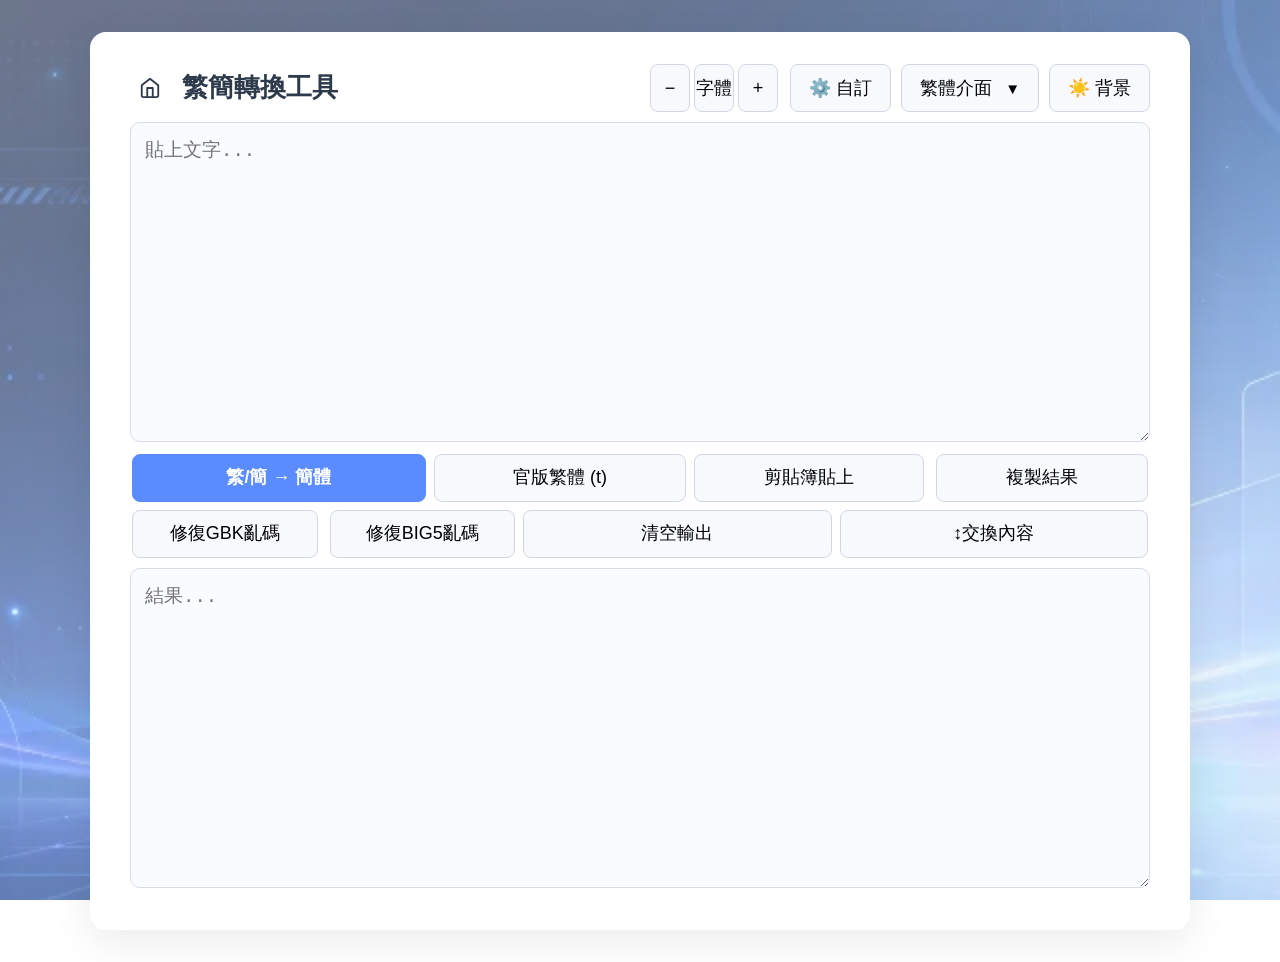
<file: tools/GBK_BIG5_UI.html>
<!DOCTYPE html>

<html lang="zh-TW">
<head>
<meta charset="UTF-8">
<title>繁簡轉換工具</title>

<script src="full.js"></script>
<!--
// opencc-js[](https://github.com/nk2028/opencc-js)
// License: MIT
// Copyright (c) nk2028 和貢獻者
// license：https://github.com/nk2028/opencc-js/blob/main/LICENSE
 -->
<!-- 
// iconv-browser.js - 自製瀏覽器版，基於 iconv-lite
// License: MIT
// Copyright (c) 2011 Alexander Shtuchkin
// license：https://github.com/ashtuchkin/iconv-lite/blob/master/LICENSE
-->
<script src="iconv-browser.js"></script>


<meta name="viewport" content="width=device-width, initial-scale=1.0, minimum-scale=1.0, maximum-scale=5.0">

<style>
*{
box-sizing:border-box;
}

body {
/*    font-family: "Segoe UI", "Microsoft JhengHei", Arial, sans-serif; */
    margin: 0;
    background-image: linear-gradient(155deg, rgba(237, 246, 255, 0.45), rgba(247, 249, 252, 0.25)), url("../bg-home.webp");
    background-size: cover;
    background-position: center;
    background-attachment: fixed;
    color: #333;
    min-height: 100vh;           /* body 滿屏 */
    display: flex;
    flex-direction: column;
}

/*
html {
    font-size: 1.8rem;
}
*/

/* ===== 容器 ===== */
.container {
    flex: 1;                     /* 推到中間，填滿剩餘空間 */
    max-width: 1100px;
    margin: 16px auto;           /* 手機小邊距 */
    padding: 20px;
    background: white;
    border-radius: 16px;
    box-shadow: 0 12px 40px rgba(0,0,0,0.08);
    width: 100%;
}
		

/* ===== 標題列 ===== */
.topbar {
    display: flex;
  	flex-direction: row;
    flex-wrap: wrap;
    justify-content: space-between;
    align-items: center;
    gap: 12px;
    margin-bottom: 2px;
}


.title {
    margin: 2px;
    font-size: 2.6rem;
    font-weight: 700;
    line-height: 1.2;
    margin: 0;
    color: #2d3a4b;
}

.top-controls {
    display: flex;
    gap: 10px;
    align-items: center;
}

/* 按鈕靠右 */
.button-right
{
    margin-left: auto;
    display: flex;
    gap: 4px;
}


#fontbutton button {
    width: 40px;        /* 固定寬度 */
    height: 40px;       /* 固定高度 */
    font-size: 1.8rem;
    display: inline-flex;
	white-space: nowrap;
    align-items: center;
    justify-content: center;
    padding: 0;
}
/* 首頁按鈕 */
#homeBtn {
    width: 40px;
    height: 40px;
    display: inline-flex;
    align-items: center;
    justify-content: center;
    padding: 0;
    background: none;
    border: none;
    cursor: pointer;
    color: #2d3a4b;
    border-radius: 8px;
    transition: all 0.15s;
    flex-shrink: 0;
}
#homeBtn:hover {
    background: rgba(91, 140, 255, 0.12);
    color: #5b8cff;
}
body.dark #homeBtn {
    color: #e9edf3;
}
body.dark #homeBtn:hover {
    background: rgba(123, 163, 255, 0.18);
    color: #7ba3ff;
}

/* ===== 文字框 ===== */
textarea {
    width: 100%;
    min-height: 180px;           /* 最小高度保證可讀 */
    height: 35vh;                /* 手機佔螢幕 35% 左右 */
    max-height: 50vh;            /* 不要過高蓋住按鈕 */
    font-size: 1.9rem;           /* ≥16px 避免 iOS 自動 zoom */
    padding: 14px;
    border-radius: 10px;
    border: 1px solid #d7dce6;
    background: #fafbff;
    resize: vertical;
    transition: all 0.2s;
    margin-top: 2px;
    margin-bottom: 2px;
}

textarea:focus {
    outline: none;
    border-color: #5b8cff;
    background: white;
    box-shadow: 0 0 0 3px rgba(91,140,255,0.15);
}

textarea.dragover {
    background: #eef4ff;
    border-color: #6fa2ff;
}

/* ===== 按鈕區 ===== */
.section {
    margin: 2px 2px;
    display: flex;
    flex-wrap: wrap;             /* 核心：按鈕自動換行 */
    align-items: center;
}

.section button,
.section label {
    flex: 1 1 auto;              /* 1 1 auto 可放大缩小 */
    min-width: 140px;
/*     white-space: nowrap;         按鈕文字不要換行 */
}

button {
    padding: 12px 12px;
    font-size: 1.8rem;
    border-radius: 8px;
    border: 1px solid #d0d7e2;
    background: #f7f9fc;
    cursor: pointer;
    transition: all 0.15s;
    min-height: 48px;            /* 觸控友好 */
    touch-action: manipulation;
}

button:hover {
    background: #eaf0ff;
    border-color: #5b8cff;
    color: #2f5be3;
}

button.primary {
    background: #5b8cff;
    border-color: #5b8cff;
    color: white;
}

button.primary:hover {
    background: #4b78e6;
}

/* 功能按鈕字體統一（轉換/版本/貼上/複製/修復/清空/交換） */
#toggleConvertBtn,
#convertButton,
#pasteBtn,
#copyOutputBtn,
#fixGbkBtn,
#fixBig5Btn,
#clearInputBtn,
#clearOutputBtn,
#swapBtn {
    font-size: 1.7rem;
    font-weight: 400;
    line-height: 1.2;
}

#toggleConvertBtn {
    font-weight: bold;
}


/* 繁簡轉換按鈕 + 下拉選單 同一排優化 */
.convert-row {
    width: 64%;
	flex-shrink: 0;       /* 防止被壓縮 */
}


.variant-wrapper {
    display: flex;
    flex-direction: row;
    flex: 0 0 100%;
    gap: 8px;            /* 兩個元素之間的間距 */
    width: 100%;
    align-items: center;
}

/* 按鈕佔比 */
#toggleConvertBtn {
    flex: 0 0 53%;   /* 固定 */
}

#convertWrapper {
    flex: 1;         /* 吃剩下空間 */
}

/* 版本下拉選單 */
#convertButton {
    width: 100%;
}

/* 版本下拉選單內部 */
#convertOption {
    /* 移除 background: white; 這一行 */
    padding: 6px 0;
    border-radius: 12px;
    border: 1px solid rgba(208, 215, 226, 0.8);
    box-sizing: border-box;
}

/* 下拉選單內 option 的 hover 統一優化 */
#convertOption option:hover {
    background-color: rgba(91, 140, 255, 0.15);   /* 淡藍色，與面板同色系 */
    color: inherit;
}


/* Hover 效果：按鈕對應文字框高亮 */
#input.hover-highlight {
    border-color: #5b8cff;
    background: #f0f7ff;
    box-shadow: 0 0 0 3px rgba(91, 140, 255, 0.25);
}

#output.hover-highlight {
    border-color: #5b8cff;
    background: #f0f7ff;
    box-shadow: 0 0 0 3px rgba(91, 140, 255, 0.25);
}

textarea.flash-highlight {
    animation: textareaFlash 0.3s ease;
}

@keyframes textareaFlash {
    0% {
        background-color: #fff4a8;
    }
    65% {
        background-color: #fffbe2;
    }
}

/* 深色模式適配 */
body.dark #input.hover-highlight,
body.dark #output.hover-highlight {
    background: #2a3a5a;
    border-color: #7ba3ff;
    box-shadow: 0 0 0 3px rgba(123, 163, 255, 0.3);
}

body.transparent #input.hover-highlight,
body.transparent #output.hover-highlight {
    background: rgba(240, 247, 255, 0.35);
}

body.dark.transparent #input.hover-highlight,
body.dark.transparent #output.hover-highlight {
    background: rgba(42, 58, 90, 0.35);
}

body.dark textarea.flash-highlight {
    animation-name: textareaFlashDark;
}

@keyframes textareaFlashDark {
    0% {
        background-color: #5a4b1f;
    }
    65% {
        background-color: #3a3324;
    }
}


/* checkbox 標籤 */
label {
    font-size: 1.8rem;
    color: #555;
    display: flex;
    align-items: center;
    gap: 6px;
    white-space: nowrap;
}

input[type="checkbox"]{
margin-right:5px;
}


/* Toast 通知樣式 */
.toast-container {
    position: fixed;
    bottom: 20px;
    left: 50%;
    transform: translateX(-50%);
    z-index: 9999;
    display: flex;
    flex-direction: column;
    gap: 8px;
    align-items: center;
}

.toast {
    background: rgba(0, 0, 0, 0.85);
    color: #fff;
    padding: 12px 24px;
    border-radius: 8px;
    font-size: 1.6rem;
    box-shadow: 0 4px 12px rgba(0, 0, 0, 0.3);
    opacity: 0;
    transform: translateY(20px);
    transition: all 0.3s ease;
    white-space: nowrap;
    pointer-events: none;
    max-width: 90vw;
    text-align: center;
}

.toast.show {
    opacity: 1;
    transform: translateY(0);
}

.toast.success { background: #4caf50; }
.toast.info    { background: #2196f3; }
.toast.warning { background: #ff9800; }

/* 深色模式支援 */
body.dark .toast { background: rgba(255,255,255,0.9); color: #111; }


/* ===== 深色模式 ===== */

body.dark{
background-image: linear-gradient(135deg, rgba(26, 29, 34, 0.88), rgba(26, 29, 34, 0.74)), url("../bg-404.webp");
background-size: cover;
background-position: center;
background-attachment: fixed;
color:#e6e8eb;
}

body.dark .container{
background:#23272f;
box-shadow:0 10px 30px rgba(0,0,0,0.4);
}

body.dark textarea{
background:#1f232a;
border-color:#3a404a;
color:#f1f1f1;
}

body.dark textarea:focus{
border-color:#6fa2ff;
box-shadow:0 0 0 3px rgba(111,162,255,0.2);
}

body.dark button{
background:#2c313a;
border-color:#444b57;
color:#e3e3e3;
}

body.dark button:hover{
background:#3a404c;
border-color:#6fa2ff;
color:#ffffff;
}

body.dark label{
color:#cfd3d8;
}

body.dark .section b{
color:#e3e5e8;
}

body.dark textarea.dragover{
background:#2b3140;
border-color:#6fa2ff;
}

body.dark button.primary{
background:#4c6fb3;
border-color:#4c6fb3;
color:#ffffff;
}

body.dark button.primary:hover{
background:#5b80c9;
border-color:#5b80c9;
}

body.dark .title{
color:#e9edf3;
letter-spacing:0.3px;
}


body.dark .customize-panel,
body.dark #convertOption {
    background: rgba(35, 39, 47, 0.75);        /* 深色半透明 */
    backdrop-filter: blur(1px);
    color: #eee;
    border-color: #555;
    box-shadow: 0 8px 25px rgba(0,0,0,0.4);
}


body.dark .checkbox-list label {
    color: #e6e8eb;
}

body.dark .checkbox-list label:hover,
body.dark #convertOption:hover {
    background: rgba(123, 163, 255, 0.18);
    border-color: #7ba3ff;
}

body.dark .panel-footer {
    border-top-color: rgba(85, 85, 85, 0.8);
}

/* ===== 透明模式 ===== */
body.transparent .container {
    background: rgba(255, 255, 255, 0.15) !important;
    backdrop-filter: blur(1px);
}

body.dark.transparent .container {
    background: rgba(35, 39, 47, 0.15) !important;
    backdrop-filter: blur(1px);
}

body.transparent textarea {
    background: rgba(250, 251, 255, 0.12);
}

body.dark.transparent textarea {
    background: rgba(31, 35, 42, 0.12);
}

body.transparent button {
    background: rgba(247, 249, 252, 0.18);
}

body.dark.transparent button {
    background: rgba(44, 49, 58, 0.18);
}

body.transparent button.primary {
    background: rgba(91, 140, 255, 0.85);
}
body.dark.transparent button.primary {
    background: rgba(76, 111, 179, 0.85);
}

body.transparent button.primary:hover {
    background: rgba(75, 120, 230, 0.85);
}
body.dark.transparent button.primary:hover {
    background: rgba(91, 128, 201, 0.85);
}

body.transparent .select-options,
body.transparent #customizePanel {
    background: rgba(255, 255, 255, 0.18);
}

body.dark.transparent .select-options,
body.dark.transparent #customizePanel {
    background: rgba(35, 39, 47, 0.18);
}




/* ===== 手機專屬優化（≤ 768px） ===== */
@media (max-width: 768px) {
    .container {
        margin: 8px;
        padding: 16px;
        width: auto;
        border-radius: 12px;
    }


    .top-controls {
        width: 100%;
        flex: 0 0 100%;   /* 強制換到下一行 */
        flex-direction: row;
        justify-content: space-between;   /* 填滿 */
        gap: 6px;
        min-width: 0;
    }
	/* === 強制三個控制項填滿可用空間 === 但無效 */
    .top-controls > * {
        flex: 1 1 auto;
        min-width: 0;                /* 允許 flex 項目被壓縮到比內容還小 */
    }
	
/* 如果想讓「自訂」和「語言」下拉稍微寬一點，背景按鈕固定一點，可以再微調 */
    #customizeWrapper,
    #langSelectWrapper {
        flex: 1.2 1 auto;           /* 給下拉多一點空間 */
    }

    #themeToggle {
        flex: 0.8 1 auto;           /* 背景按鈕稍微小一點 */
        white-space: nowrap;
    }


.convert-row {
    width: 100%;
}


    textarea {
        height: 30vh;
        min-height: 160px;
        font-size: 1.5rem;
        line-height: 1.5;
    }

    .section {
        flex-direction: column;
        gap: 2px;
        margin: 2px 0;
    }

    /* 兩顆一排的組：強制等寬 + 填滿整行 */
    .button-row {
        display: flex;
        flex-direction: row;
        gap: 2px;
        width: 100%;                /* 確保容器滿寬 */
    }

    .button-row > button {
        flex: 1 1 0px;              /* 強制等寬，0px 比 0% 更可靠在某些瀏覽器 */
        min-width: 0;
        box-sizing: border-box;
        width: 0;                   /* 配合 flex 讓它真正均分 */
    }

    /* 修復亂碼兩顆按鈕：點擊回饋改字時保持尺寸穩定 */
    #fixGbkBtn,
    #fixBig5Btn {
        flex: 1 1 0;
        width: 0;
        min-width: 0;
        height: 48px;
        white-space: nowrap;
        overflow: hidden;
        text-overflow: ellipsis;
        display: flex;
        align-items: center;
        justify-content: center;
        line-height: 1.2;
    }

/* checkbox 組：強制同一行水平並排，不包裝成按鈕 */
    .checkbox-row {
        flex-direction: row;
        width: 100%;
        margin: 8px 0 0 0; /* 上 右 下 左 */
        align-items: flex-start;
    }

/* 整組 */
.checkbox-group {
    display: flex;
    align-items: center;
	justify-content: space-between;
    width: 100%;
}

.checkbox-item {
    display: flex;
    align-items: center;
    gap: 8px;
    cursor: pointer;
    flex: 1;
    font-size: 1.7rem;
    color: #555;
}

.checkbox-item input[type="checkbox"] {
    width: 20px;
    height: 20px;
    flex-shrink: 0;
    accent-color: #5b8cff;
}

body.dark .checkbox-item {
    color: #cfd3d8;
}

/* 文字處理（避免手機爆掉） */
.checkbox-group span {
    white-space: nowrap;
    overflow: hidden;
    text-overflow: ellipsis;
}

.checkbox-list {
    max-height: 340px;
    overflow-y: auto;
    padding-right: 6px;
}



    /* 最後三顆組：同一列 + 平均分布 */
    .button-row.triple {
        justify-content: space-between;  /* 關鍵：左右平均分布 */
        gap: 10px;
        width: 100%;
    }

    .button-row.triple > button {
        flex: 1 1 30%;              /* 盡量三等分 */
        min-width: 90px;            /* 避免過窄 */
        white-space: nowrap;
        font-size: 1.7rem;
        padding: 12px 10px;
        text-align: center;         /* 文字置中，看起來更平均 */
    }

    /* 所有按鈕基本樣式（手機） */
    button {
        padding: 6px 10px;
        font-size: 1.7rem;
        min-height: 48px;
    }

}


/* ===== 平板與桌面（> 768px） ===== */
@media (min-width: 769px) {
    .container {
        margin: 32px auto;
        padding: 32px 40px;
    }

    textarea {
        height: 320px;              /* 桌面固定高度 */
        min-height: 280px;
        margin-top: 8px;
        margin-bottom: 8px;
    }

    .section {
        gap: 8px;
    }


    .button-row {
	    display: flex;
        flex-wrap: wrap;
        gap: 12px;
        box-sizing: border-box;
        margin-left: 0;
    }

    .button-row:not(.fix-row):not(.action-row):not(.quick-row) {
        width: 100%;
    }

    .convert-row {
        flex: 0 0 calc((100% - 8px) * 0.55);
        max-width: calc((100% - 8px) * 0.55);
    }

    .button-row.quick-row {
        flex: 0 0 calc((100% - 8px) * 0.45);
        max-width: calc((100% - 8px) * 0.45);
        flex-wrap: nowrap;
        margin: 0;
    }

    .button-row.fix-row,
    .button-row.triple.action-row {
        box-sizing: border-box;
        display: flex;
        flex-wrap: nowrap;
        align-items: stretch;
        margin: 0;
        min-width: 0;
        overflow: hidden;
    }

    .button-row.fix-row {
        flex: 0 0 calc((100% - 8px) * 0.38);
        max-width: calc((100% - 8px) * 0.38);
    }

    .button-row.triple.action-row {
        flex: 0 0 calc((100% - 8px) * 0.62);
        max-width: calc((100% - 8px) * 0.62);
        gap: 8px;
    }

    .button-row > * {
        flex: 0 1 auto;             /* 不強制等寬 */
    }

    .button-row.fix-row > *,
    .button-row.triple.action-row > * {
        flex: 1 1 0;
        min-width: 0;
        box-sizing: border-box;
        overflow: hidden;
        text-overflow: ellipsis;
    }

    .button-row.triple.action-row > * {
        white-space: nowrap;
        padding: 10px 8px;
    }

    button {
        padding: 10px 18px;
    }

    #toggleConvertBtn,
    #convertButton,
    #pasteBtn,
    #copyOutputBtn,
    #fixGbkBtn,
    #fixBig5Btn,
    #clearInputBtn,
    #clearOutputBtn,
    #swapBtn {
        font-size: 1.8rem;
    }
}


/* ==================== 統一自訂下拉與面板 ==================== */
.custom-select {
    position: relative;
    display: block;
}

.select-button:hover {
    background: rgba(91, 140, 255, 0.08);
    border-color: #5b8cff;
}

.select-button .arrow {
    display: inline-block;   /* 必加 */
    margin-left: 8px;
    font-size: 1.5rem;
    transition: transform 0.1s ease;
}

.custom-select.open .select-button .arrow {
    transform: rotate(180deg);
}

/* 選項列表 / 自訂面板共用 */
.select-options {
    display: none;
    position: absolute;
    top: 100%;
    left: 0;
    width: 100%;
    min-width: 150px;
    background: rgba(255, 255, 255, 0.80);
    border: 1px solid rgba(208, 215, 226, 0.8);
    border-radius: 12px;
    box-shadow: 0 10px 32px rgba(0,0,0,0.16);
    margin-top: 6px;
    z-index: 1000;
    backdrop-filter: blur(1px);
}

.custom-select.open .select-options {
    display: block;
}

/* 自訂顯示面板特殊處理（比一般下拉寬） */
#customizePanel {
    font-size: 1.8rem;
    font-weight: bold;
    min-width: 220px;
    width: auto;
    padding: 6px 10px;  /* 上下 6px，左右 10px */
}

.option {
    font-size: 1.8rem;
    padding: 6px 10px;
    cursor: pointer;
    border-radius: 6px;
    transition: background 0.15s;
}

.option.selected {
    background: rgba(91, 140, 255, 0.25);
    font-weight: 500;
}


/* 選項 hover（統一藍色） */
.option:hover,
.checkbox-list label:hover {
    background: rgba(91, 140, 255, 0.15);
}

/* 深色模式 */
body.dark .select-button {
    background: #2c313a;
    border-color: #555;
    color: #eee;
}

body.dark .select-options,
body.dark #customizePanel {
    background: rgba(35, 39, 47, 0.8);
    border-color: rgba(85, 85, 85, 0.75);
}

body.dark .option {
    color: #e6e8eb;
}

body.dark .option:hover,
body.dark .checkbox-list label:hover {
    background: rgba(123, 163, 255, 0.22);
}

.checkbox-list label {
    padding: 4px 10px;        /* 上下 2px，左右 10px */
    margin: 2px 0;            /* 選項之間增加一點外距控制（可微調） */
    border-radius: 6px;
}

.section-toggle {
    display: block; font-size: 1.8rem; font-weight: bold; padding: 8px 10px;
    cursor: pointer; border-radius: 6px; user-select: none;
    transition: background 0.15s; margin: 2px 0;
}
.section-toggle::before { content: "▶"; display: inline-block; transition: transform 0.1s; font-size: inherit; margin-right: 4px; }
.section-toggle.open::before { transform: rotate(90deg); }

.section-toggle button.small {
    padding: 4px 10px;
    font-size: 1.5rem;
    min-height: auto;
    border-radius: 4px;
    line-height: 1.3;
}
.section-toggle:hover { background: rgba(91,140,255,0.12); }
.section-toggle.open { }
body.dark .section-toggle:hover { background: rgba(123,163,255,0.18); }
body.dark .section-toggle.open { }

.section-body { display: none; padding-left: 6px; }
.section-body.open { display: block; }



</style>

</head>

<body>

<div class="container wide">
<div class="topbar">
<button id="homeBtn" onclick="goHome()" title="Home" aria-label="Home"><svg width="22" height="22" viewBox="0 0 24 24" fill="none" stroke="currentColor" stroke-width="2" stroke-linecap="round" stroke-linejoin="round"><path d="M3 9l9-7 9 7v11a2 2 0 0 1-2 2H5a2 2 0 0 1-2-2z"></path><polyline points="9 22 9 12 15 12 15 22"></polyline></svg></button>

<div class="title" data-i18n="title">繁簡轉換工具</div>
<!-- 字型大小 -->
<div class="button-right" id="fontbutton">
  <button class="select-button"  id="font-minus">&minus;</button>  
  <button class="select-button"  id="font-reset" data-i18n="fontsize">字体</button>  
  <button class="select-button"  id="font-plus">&plus;</button>
</div>

<div class="top-controls">

    <!-- 自訂顯示設定選單 -->
<div class="custom-select" id="customizeWrapper">
        <button class="select-button" id="customizeBtn" data-i18n="customize">
            ⚙️ 自訂
        </button>
        <div id="customizePanel" class="select-options customize-panel">
              <span class="section-toggle" onclick="toggleSection(this)" style="display:flex;justify-content:space-between;align-items:center">
                <span data-i18n="displaySettings">按鈕顯示</span>
                <button id="resetDisplayBtn" class="small" data-i18n="reset" onclick="event.stopPropagation();resetDisplaySettings()">重設</button>
              </span>
            <div class="section-body">
                <!-- 每個按鈕獨立設定 -->
			<div class="checkbox-list">
                <label>
                    <input type="checkbox" id="showFontbutton" checked>
                    <span data-i18n="showFontbutton">字體大小</span>
                </label>

                <label>
                    <input type="checkbox" id="showToggleConvertBtn" checked>
                    <span data-i18n="showToggleConvertBtn">繁簡轉換</span>
                </label>

                <label>
                    <input type="checkbox" id="showLangSelectWrapper" checked>
                    <span data-i18n="showLangSelectWrapper">語言選擇</span>
                </label>
                <label>
                    <input type="checkbox" id="showConvertWrapper" checked>
                    <span data-i18n="showConvertWrapper">繁體版本選擇</span>
                </label>
                
                <label>
                    <input type="checkbox" id="showPasteBtn" checked>
                    <span data-i18n="showPasteBtn">剪貼簿貼到輸入</span>
                </label>
                
                <label>
                    <input type="checkbox" id="showCopyOutputBtn" checked>
                    <span data-i18n="showCopyOutputBtn">複製輸出結果</span>
                </label>
                
                <label>
                    <input type="checkbox" id="showFixGbkBtn" checked>
                    <span data-i18n="showFixGbkBtn">修復GBK亂碼</span>
                </label>
                
                <label>
                    <input type="checkbox" id="showFixBig5Btn" checked>
                    <span data-i18n="showFixBig5Btn">修復BIG5亂碼</span>
                </label>
                
                
                <label>
                    <input type="checkbox" id="showClearInputBtn">
                    <span data-i18n="showClearInputBtn">清空輸入</span>
                </label>
                
                <label>
                    <input type="checkbox" id="showClearOutputBtn" checked>
                    <span data-i18n="showClearOutputBtn">清空輸出</span>
                </label>
                
                <label>
                    <input type="checkbox" id="showSwapBtn" checked>
                    <span data-i18n="showSwapBtn">交換內容</span>
                </label>
            </div>
            </div>

            <span class="section-toggle open" onclick="toggleSection(this)" style="display:flex;justify-content:space-between;align-items:center">
                <span data-i18n="functionSettings">功能調整</span>
                <button class="small" data-i18n="reset" onclick="event.stopPropagation();resetFunctionSettings()">重設</button>
            </span>
            <div class="section-body open">
            <div class="checkbox-list">
                <label>
                    <input type="checkbox" id="pasteAppend">
                    <span data-i18n="append">附加貼上</span>
                </label>
                <label>
                    <input type="checkbox" id="pasteAppendNoNewline">
                    <span data-i18n="appendNoNewline">附加貼上不換行</span>
                </label>
                <label>
                    <input type="checkbox" id="appendOutput">
                    <span data-i18n="appendOutput">附加輸出</span>
                </label>
                <label>
                    <input type="checkbox" id="appendOutputNoNewline">
                    <span data-i18n="appendOutputNoNewline">附加輸出不換行</span>
                </label>
               <label>
                   <input type="checkbox" id="CustomFixMap">
                   <span data-i18n="customFix">修復時套用自定義修復表</span>
               </label>
                <label>
                    <input type="checkbox" id="flashHighlight" checked>
                    <span data-i18n="showFlashHighlight">按鈕點擊閃爍</span>
                </label>
            </div>
            </div>

        </div>
		</div>


<!-- 語言選擇（自訂下拉） -->
<div class="custom-select" id="langSelectWrapper">
    <button class="select-button" id="langButton">
        <span id="langText">UI介面</span>
	    <span class="arrow">▼</span>
    </button>
    <div class="select-options" id="langOptions">
        <div class="option" data-value="zh-TW" data-i18n-option="UIzhTW">繁體介面</div>
        <div class="option" data-value="zh-CN" data-i18n-option="UIzhCN">简体介面</div>
        <div class="option" data-value="en" data-i18n-option="UIen">English UI</div>
    </div>
</div>

<button id="themeToggle" data-i18n="theme">背景</button>
</div>
</div>


<textarea id="input" placeholder="貼上文字..." data-i18n-placeholder="input"></textarea>

<div class="section">

    <!-- 原本的按鈕們，全部加上獨立的 id -->
    <div class="convert-row">
        <div class="variant-wrapper">
            <button id="toggleConvertBtn" 
                    class="primary"
                    onclick="toggleConvert()"
                    data-i18n="t2s">
                繁體 → 簡體
            </button>

<!-- 繁簡轉換模式（自訂下拉） -->
<div class="custom-select" id="convertWrapper">
    <button class="select-button" id="convertButton">
        <span id="convertText">官版 (t)</span>
    </button>
    <div class="select-options" id="convertOption">
        <div class="option" data-value="t" data-i18n-option="t">官版 (t)</div>
        <div class="option" data-value="tw" data-i18n-option="tw">台版 (tw)</div>
        <div class="option" data-value="hk" data-i18n-option="hk">港版 (hk)</div>
        <div class="option" data-value="twp" data-i18n-option="twp">台版+詞語 (twp)</div>
    </div>
</div>
        </div>
    </div>

    <!-- 複製相關 -->
    <div class="button-row quick-row">
        <button id="pasteBtn" 
		    onmouseenter="highlightInput()" 
            onmouseleave="unhighlightInput()"
		onclick="pasteFromClipboard()" 
		data-i18n="paste">剪貼簿貼到輸入</button>
        <button id="copyOutputBtn" 
            onmouseenter="highlightOutput()" 
            onmouseleave="unhighlightOutput()"
		onclick="copyOutputToClipboard()" 
		data-i18n="copyOutput">複製輸出的結果</button>
    </div>

    <!-- 亂碼修復 -->
    <div class="button-row fix-row">
        <button id="fixGbkBtn" onclick="fixGbkDisplayedAsBig5()" data-i18n="fixGbk">修復GBK亂碼→簡體</button>
        <button id="fixBig5Btn" onclick="fixBig5DisplayedAsGbk()" data-i18n="fixBig5">修復BIG5亂碼→繁體</button>
    </div>

    <!-- 清空與互換 -->
    <div class="button-row triple action-row">
        <button id="clearInputBtn" 
		    onmouseenter="highlightInput()" 
            onmouseleave="unhighlightInput()" 
			onclick="clearInput()" 
			data-i18n="clearInput">清空輸入</button>
        <button id="clearOutputBtn" 
            onmouseenter="highlightOutput()" 
            onmouseleave="unhighlightOutput()"
			onclick="clearOutput()" 
			data-i18n="clearOutput">清空輸出</button>
        <button id="swapBtn" onclick="swapInputOutput()" data-i18n="swap">↕交換內容</button>
    </div>

</div>
<textarea id="output" placeholder="結果..." data-i18n-placeholder="output"></textarea>

<script>

function fixPUA(str){

for(const k in puaFixMap){
str = str.split(k).join(puaFixMap[k])
}

return str
}

// 修復表：PUA → 正確字（可自行擴充）
const puaFixMap = {
    "\uE000": "．",
    "\uE001": "、",
    "\uE002": "。",
    "\uE003": "．",
    "\uE004": "○",
    "\uE005": "●",
    "\uE006": "◎",
    "\uE007": "☆",
    "\uE008": "★",
    "\uE009": "◇",
    "\uE00A": "◆",
    "\uE00B": "□",
    "\uE00C": "■",
    "\uE00D": "△",
    "\uE00E": "▲",
    "\uE00F": "▽",
    "\uE010": "▼",
    "\uE011": "※",
    "\uE012": "→",
    "\uE013": "←",
    "\uE014": "↑",
    "\uE015": "↓",
    "\uE016": "↔",
    "\uE017": "‧",
    "\uE018": "—",
    "\uE019": "–",
    "\uE01A": "―",
    "\uE01B": "…",
    "\uE707": "器",
    "\uF707": "器",
    "\uE5D0": "龜",
	"\uE5D1": "龜",
    "\uE7C9": "臺",
	"\uE7CA": "台",
	"\uF761": "谴",
    "\uF849": "蔣",
    "\uF8A1": "，",
    "\uF8A2": "。",
    "\uF8A3": "、",
    "\uF8A4": "；",
    "\uF8A5": "：",
    "\uF8A6": "？",
    "\uF8A7": "！",
    "\uF8A8": "⋯",
    "\uF8A9": "……",
    "\uF8AA": "—",
    "\uF8AB": "–",
    "\uF8AC": "―",
    "\uF8AD": "…",
    // 更多可從 HKSCS-2008 PUA mapping 補
	// 來源是黑暗執行緒部落格 + PTT/巴哈姆特 等台灣社群常見補丁
};

// 檢查單一字元是否能安全用 Big5 編碼（round-trip 不變）
function canEncodeInBig5(char) {
    try {
        const bytes = iconv.encode(char, "big5");
        const back = iconv.decode(bytes, "big5");
        return back === char;
    } catch {
        return false;
    }
}


let OpenCCLib

window.onload=()=>{
OpenCCLib=window.OpenCC
}

// ==================== Toast 反饋系統 ====================
function showToast(message, type = 'success', duration = 1300) {
    // 建立容器（只建立一次）
    let container = document.getElementById('toastContainer');
    if (!container) {
        container = document.createElement('div');
        container.id = 'toastContainer';
        container.className = 'toast-container';
        document.body.appendChild(container);
    }

    const toast = document.createElement('div');
    toast.className = `toast ${type}`;
    toast.textContent = message;
    container.appendChild(toast);

    // 顯示
    setTimeout(() => {
        toast.classList.add('show');
    }, 10);

    // 自動消失
    setTimeout(() => {
        toast.classList.remove('show');
        setTimeout(() => {
            toast.remove();
        }, 300);
    }, duration);
}

// ==================== 按鈕 Hover 高亮效果 ====================

// 為輸入框添加高亮
function highlightInput() {
    const input = document.getElementById("input");
    input.classList.add("hover-highlight");
}

// 移除輸入框高亮
function unhighlightInput() {
    const input = document.getElementById("input");
    input.classList.remove("hover-highlight");
}

// 為輸出框添加高亮
function highlightOutput() {
    const output = document.getElementById("output");
    output.classList.add("hover-highlight");
}

// 移除輸出框高亮
function unhighlightOutput() {
    const output = document.getElementById("output");
    output.classList.remove("hover-highlight");
}

function flashTextarea(el) {
    if (!el) return;
    const flashCb = document.getElementById("flashHighlight");
    if (flashCb && !flashCb.checked) return;
    el.classList.remove("flash-highlight");
    void el.offsetWidth;
    el.classList.add("flash-highlight");
}

function writeOutputResult(resultText) {
    const outputEl = document.getElementById("output");
    const appendOutput = !!document.getElementById("appendOutput")?.checked;
    const appendOutputNoNewline = !!document.getElementById("appendOutputNoNewline")?.checked;

    if (!appendOutput) {
        outputEl.value = resultText;
        return;
    }

    if (appendOutputNoNewline) {
        outputEl.value += resultText;
    } else {
        outputEl.value += (outputEl.value ? "\n" : "") + resultText;
    }
}



// 全域變數
// ==================== 繁簡轉換主功能 ====================
let isT2S = true;
let currentConvertMode = "t";     // 重要：與自訂下拉同步

function toggleConvert() {
    const input = document.getElementById("input").value;
    if (!input.trim()) {
        showToast(
            i18n[localStorage.getItem("lang") || "zh-TW"]?.inputEmpty || "請輸入文字", 
            "warning"
        );
        return;
    }

    const option = currentConvertMode;   // 使用自訂下拉的目前值

    const btn = document.getElementById("toggleConvertBtn");
    let from, to, i18nKey;

    if (isT2S) {
        // 繁體 → 簡體
        from = (option === 'twp') ? 'twp' : 't';
        to = 'cn';
        i18nKey = "convertT2S";
        if (btn) btn.dataset.i18n = "s2t";
    } else {
        // 簡體 → 繁體
        from = 'cn';
        switch(option) {
            case 't':  to = 't';  break;
            case 'tw': to = 'tw'; break;
            case 'hk': to = 'hk'; break;
            case 'twp':to = 'twp';break;
            default:   to = 't';
        }
        i18nKey = "convertS2T";
        if (btn) btn.dataset.i18n = "t2s";
    }

    try {
        const converter = OpenCCLib.Converter({ from: from, to: to });
        writeOutputResult(converter(input));
        flashTextarea(document.getElementById("output"));

        const lang = localStorage.getItem("lang") || "zh-TW";
        const message = i18n[lang]?.[i18nKey] || (isT2S ? "已转为简体 ✓" : "已轉為繁體 ✓");
        showToast(message, "success");
    } catch (err) {
        console.error("轉換錯誤:", err);
        showToast("轉換失敗", "warning");
    }

    // 切換方向並更新按鈕文字
    isT2S = !isT2S;
    if (typeof updateI18n === "function") updateI18n();
}


// 繁體 → 簡體
function convertT2S() {
    const option = currentConvertMode;
    const input = document.getElementById("input").value;
    if (!input.trim()) return;

    let from = 't';
    if (option === 'twp') {
        from = 'twp';   // 只有選詞語轉換時，才用 twp 轉簡體
    }

    const converter = OpenCCLib.Converter({ from: from, to: 'cn' });
    writeOutputResult(converter(input));
}

// 簡體 → 繁體（現在包含純 t）
function convertS2T() {
    const option = currentConvertMode;
    const input = document.getElementById("input").value;
    if (!input.trim()) return;

    let toVariant;

    switch(option) {
        case 't':
            toVariant = 't';      // 傳統單字轉換
            break;
        case 'tw':
            toVariant = 'tw';     // 台版單字
            break;
        case 'hk':
            toVariant = 'hk';     // 港版單字
            break;
        case 'twp':
            toVariant = 'twp';    // 台版詞語轉換
            break;
        default:
            toVariant = 't';      // 預設用傳統 t
    }

    const converter = OpenCCLib.Converter({ from: 'cn', to: toVariant });
    writeOutputResult(converter(input));
}


// GBK 被當 Big5 解讀顯示亂碼 → 修復成正確簡體
function fixGbkDisplayedAsBig5() {
    const input = document.getElementById("input").value;
    const btn = event.target;           // 取得被點的按鈕
    const originalText = btn.textContent;
    if (!input.trim()) return;

    const useCustomFix = document.getElementById("CustomFixMap").checked;

    let output = '';

    if (!useCustomFix) {
        // 沒勾選 → 簡單直接轉
        try {
            const bytes = iconv.encode(input, "big5");
            output = iconv.decode(bytes, "gbk");
        } catch {
            output = input; // 失敗就保留原樣
        }
    } else {
        // 勾選 → 分段 + 逐段處理 + 套修復表
        const segments = [];
        let current = '';
        let currentEncodable = true;

        for (let i = 0; i < input.length; i++) {
            const char = input[i];
            const encodable = canEncodeInBig5(char);
            if (encodable !== currentEncodable && current) {
                segments.push({ text: current, encodable: currentEncodable });
                current = '';
            }
            current += char;
            currentEncodable = encodable;
        }
        if (current) {
            segments.push({ text: current, encodable: currentEncodable });
        }

        for (const seg of segments) {
            if (seg.encodable) {
                try {
                    const bytes = iconv.encode(seg.text, "big5");
                    output += iconv.decode(bytes, "gbk");
                } catch {
                    output += seg.text;
                }
            } else {
                // 不可編碼區段 → 套修復表
                let fixed = '';
                for (const char of seg.text) {
                    fixed += puaFixMap[char] || char;
                }
                output += fixed;
            }
        }
    }

    writeOutputResult(output);
    flashTextarea(document.getElementById("output"));
    showFeedback(btn, t("fixok"), originalText);
}


// 亂碼修復 - Big5 被當成 GBK 解讀後顯示亂碼
function fixBig5DisplayedAsGbk() {
    const input = document.getElementById("input").value;
    const btn = event.target;           // 取得被點的按鈕
    const originalText = btn.textContent;
    if (!input.trim()) return;

    const useCustomFix = document.getElementById("CustomFixMap").checked;

    let output = '';

    if (!useCustomFix) {
        // 沒勾選 → 簡單直接轉
        try {
            const bytes = iconv.encode(input, "gbk");
            output = iconv.decode(bytes, "big5");
        } catch {
            output = input;
        }
    } else {
        // 勾選 → 分段 + 逐段處理 + 套修復表
        const segments = [];
        let current = '';
        let currentEncodable = true;

        for (let i = 0; i < input.length; i++) {
            const char = input[i];
            const encodable = canEncodeInBig5(char);
            if (encodable !== currentEncodable && current) {
                segments.push({ text: current, encodable: currentEncodable });
                current = '';
            }
            current += char;
            currentEncodable = encodable;
        }
        if (current) {
            segments.push({ text: current, encodable: currentEncodable });
        }

        for (const seg of segments) {
            if (seg.encodable) {
                try {
                    const bytes = iconv.encode(seg.text, "gbk");
                    output += iconv.decode(bytes, "big5");
                } catch {
                    output += seg.text;
                }
            } else {
                // 不可編碼區段 → 套修復表
                let fixed = '';
                for (const char of seg.text) {
                    fixed += puaFixMap[char] || char;
                }
                output += fixed;
            }
        }
    }

    writeOutputResult(output);
    flashTextarea(document.getElementById("output"));
    showFeedback(btn, t("fixok"), originalText);
}


/* 複製 */
function copyOutputToClipboard() {
    const outputEl = document.getElementById("output");
    const text = outputEl.value.trim();
    
    if (!text) return;
    
    const btn = event.target;           // 取得被點的按鈕
    const originalText = btn.textContent;
    
    navigator.clipboard.writeText(text).then(() => {
	
	flashTextarea(outputEl);
	showFeedback(btn, t("clipboardCopy"), originalText);
        
    }).catch(() => {

        showFeedback(btn, t("copyfail"), originalText);
    });
}


// 清空輸入框
function clearInput() {
    const btn = event.target;           // 取得被點的按鈕
    const originalText = btn.textContent;
    document.getElementById("input").value = "";

    flashTextarea(document.getElementById("input"));

    showFeedback(btn, t("clearok"), originalText);
}

// 清空輸出框
function clearOutput() {
    const btn = event.target;           // 取得被點的按鈕
    const originalText = btn.textContent;
    document.getElementById("output").value = "";

    flashTextarea(document.getElementById("output"));

    showFeedback(btn, t("clearok"), originalText);
}

// 輸入與輸出內容互換
function swapInputOutput() {
    const inputEl  = document.getElementById("input");
    const outputEl = document.getElementById("output");

    const btn = event.target;           // 取得被點的按鈕
    const originalText = btn.textContent;

    const temp = inputEl.value;
    inputEl.value  = outputEl.value;
    outputEl.value = temp;

    showFeedback(btn, t("swapok"), originalText);
}
// 首頁按鈕：嘗試關閉視窗，若失敗則跳上一層 index.html
function goHome() {
    window.location.href = '../index.html';
}

// 從剪貼簿貼到輸入框（支援附加 / 覆蓋）
function pasteFromClipboard() {
    const inputEl = document.getElementById("input");
    const appendMode = document.getElementById("pasteAppend").checked;
    const appendNoNewline = document.getElementById("pasteAppendNoNewline").checked;
    const btn = event.target;  // 用來做反饋
    const originalText = btn.textContent;

    // 先試舊的 execCommand 方式（觸發確認彈窗的機率較低）
    const tempTextarea = document.createElement("textarea");
    tempTextarea.style.position = "fixed";
    tempTextarea.style.opacity = "0";
    tempTextarea.style.left = "-9999px";
    document.body.appendChild(tempTextarea);

    tempTextarea.focus();
    tempTextarea.select();

    let pastedText = "";
    let success = false;

    try {
        success = document.execCommand("paste");
        if (success) {
            pastedText = tempTextarea.value;
        }
    } catch (e) {
        console.warn("execCommand paste 失敗:", e);
    }

    document.body.removeChild(tempTextarea);

    if (success && pastedText.trim()) {
        // 成功了，直接處理
        applyPastedText(pastedText, inputEl, appendMode, appendNoNewline, btn, originalText);
        return;
    }

    // 如果 execCommand 失敗 → fallback 到 Clipboard API
    if (navigator.clipboard && navigator.clipboard.readText) {
        navigator.clipboard.readText()
            .then(text => {
                if (text.trim()) {
                    applyPastedText(text, inputEl, appendMode, appendNoNewline, btn, originalText);
                } else {
                    showFeedback(btn, t("clipboardEmpty"), originalText);
                }
            })
            .catch(err => {
                console.error("Clipboard API 失敗:", err);
                showFeedback(btn, t("pasteFailed"), originalText);
                alert(t("clipboardReadFail"));
            });
    } else {
        showFeedback(btn, t("browserNotSupported"), originalText);
        alert(t("clipboardNoSupport"));
    }
}

// 處理貼上文字 + 反饋
function applyPastedText(text, inputEl, appendMode, appendNoNewline, btn, originalText) {
    if (appendMode) {
        if (appendNoNewline) {
            inputEl.value += text;
        } else {
            inputEl.value += (inputEl.value ? "\n" : "") + text;
        }
    } else {
        inputEl.value = text;
    }

    inputEl.focus();
    inputEl.setSelectionRange(inputEl.value.length, inputEl.value.length);
    flashTextarea(inputEl);

    showFeedback(btn, t("clipboardPaste"), originalText);
}

function showFeedback(btn, msg, originalText) {
    // 這兩顆修復按鈕改用 toast 回饋，避免文字變更造成尺寸抖動
    if (btn && (btn.id === "fixGbkBtn" || btn.id === "fixBig5Btn")) {
        showToast(msg, "success");
        return;
    }
    btn.textContent = msg;
    setTimeout(() => { btn.textContent = originalText; }, 900);
}

/* 深淺色模式切換 */

const themeBtn=document.getElementById("themeToggle")

function setTheme(mode){

document.body.classList.remove("dark","transparent")

if(mode==="dark"){
document.body.classList.add("dark")
}else if(mode==="light-transparent"){
document.body.classList.add("transparent")
}else if(mode==="dark-transparent"){
document.body.classList.add("dark","transparent")
}

localStorage.setItem("theme",mode)

const lang=localStorage.getItem("lang")||"zh-TW"
const labels={
"light":i18n[lang]?.theme?.light||"☀️ 背景",
"light-transparent":i18n[lang]?.theme?.lightTransparent||"☀️ 透明",
"dark":i18n[lang]?.theme?.dark||"🌙 背景",
"dark-transparent":i18n[lang]?.theme?.darkTransparent||"🌙 透明"
}
updateI18n()

if(themeBtn)themeBtn.textContent=labels[mode]||"背景"

}

themeBtn.onclick=()=>{
const isDark=document.body.classList.contains("dark")
const isTransparent=document.body.classList.contains("transparent")
if(!isDark&&!isTransparent)setTheme("light-transparent")
else if(!isDark&&isTransparent)setTheme("dark")
else if(isDark&&!isTransparent)setTheme("dark-transparent")
else setTheme("light")
}


/* 拖曳貼上（任何檔案都嘗試讀文字） */

const inputBox = document.getElementById("input")

inputBox.addEventListener("dragover",(e)=>{
e.preventDefault()
inputBox.classList.add("dragover")
})

inputBox.addEventListener("dragleave",()=>{
inputBox.classList.remove("dragover")
})

inputBox.addEventListener("drop",(e)=>{
e.preventDefault()
inputBox.classList.remove("dragover")

const append = document.getElementById("pasteAppend").checked
const appendNoNewline = document.getElementById("pasteAppendNoNewline").checked

/* 1. 如果有檔案 */

if(e.dataTransfer.files && e.dataTransfer.files.length){

const file = e.dataTransfer.files[0]
const reader = new FileReader()

reader.onload = function(ev){

const text = ev.target.result

if(append){
if(appendNoNewline){
inputBox.value += text
}else{
inputBox.value += (inputBox.value ? "\n" : "") + text
}
}else{
inputBox.value = text
}

}

reader.readAsText(file)

return
}

/* 2. 如果是拖文字 */

const text = e.dataTransfer.getData("text")

if(text){

if(append){
if(appendNoNewline){
inputBox.value += text
}else{
inputBox.value += (inputBox.value ? "\n" : "") + text
}
}else{
inputBox.value = text
}

}

})



const i18n = {

"zh-TW":{

title:"繁簡轉換工具",
fontsize:"字體",
showFontbutton:"字體大小",

UIzhTW:"繁體介面",
UIzhCN:"簡體介面",
UIen:"English UI",

customize:"⚙️ 自訂",
displaySettings:"按鈕顯示",
functionSettings:"功能調整",
showToggleConvertBtn:"繁簡轉換按鈕",
showLangSelectWrapper:"UI語言選單",
showConvertWrapper:"繁體版本選擇",
showPasteBtn:"剪貼簿貼到輸入",
showCopyOutputBtn:"複製輸出結果",
showFixGbkBtn:"修復GBK亂碼",
showFixBig5Btn:"修復BIG5亂碼",
showPasteAppend:"附加貼上 勾選框",
showPasteAppendNoNewline:"附加貼上不換行 勾選框",
showAppendOutput:"附加輸出 勾選框",
showAppendOutputNoNewline:"附加輸出不換行 勾選框",
showCustomFixMap:"用修復表 勾選框",
showFlashHighlight:"按鈕點擊閃爍",
showClearInputBtn:"清空輸入",
showClearOutputBtn:"清空輸出",
showSwapBtn:"交換內容",
reset:"重設",
close:"關閉",

convertT2S: "已轉為簡體 ✓",
convertS2T: "已轉為繁體 ✓",
inputEmpty: "輸入框無資料",

input:"貼上文字...",
output:"結果...",

t2s:"繁/簡 → 簡體",
s2t:"繁/簡 → 繁體",

t: "官版繁體 (t)",
tw: "台版繁體 (tw)",
hk: "港版繁體 (hk)",
twp: "台版繁體+詞語 (twp)",

paste:"剪貼簿貼上",
append:"附加貼上",
appendNoNewline:"不換行",
appendOutput:"附加輸出",
appendOutputNoNewline:"不換行",

clearInput:"清空輸入",
swapok:"資料已互換",
clearok:"已清空",
fixok:"已嘗試修復",

fixGbk:"修復GBK亂碼",
fixBig5:"修復BIG5亂碼",

customFix:"套用自定義修復表",

copyOutput:"複製結果",
swap:"↕交換內容",
clearOutput:"清空輸出",

theme:{
light:"☀️ 背景",
dark:"🌙 背景",
lightTransparent:"☀️ 透明",
darkTransparent:"🌙 透明",
lightTransparent:"☀️ 透明",
darkTransparent:"🌙 透明"
},

clipboardEmpty:"剪貼簿空的",
pasteFailed:"貼上失敗",
browserNotSupported:"瀏覽器不支援",

clipboardReadFail:
"無法自動讀取剪貼簿，請用 Ctrl+V 手動貼上。\n（瀏覽器安全限制，可能需點擊確認彈窗）",

clipboardNoSupport:
"你的瀏覽器不支援自動貼上，請用 Ctrl+V。",

clipboardCopy:"已複製 ✓",
copyfail: "複製失敗",

clipboardPaste:"已貼上 ✓",
fontResetOk:"已恢復預設大小 ✓"

},

"zh-CN":{

title:"繁简转换工具",
fontsize:"字体",
showFontbutton:"字体大小",

UIzhTW:"繁体介面",
UIzhCN:"简体介面",
UIen:"English UI",

customize:"⚙️ 自订",
displaySettings:"按钮显示",
functionSettings:"功能调整",
showToggleConvertBtn:"繁简转换按钮",
showLangSelectWrapper:"UI语言选单",
showConvertWrapper:"繁体版本选择",
showPasteBtn:"剪贴板贴到输入",
showCopyOutputBtn:"拷贝输出结果",
showFixGbkBtn:"修复GBK乱码",
showFixBig5Btn:"修复BIG5乱码",
showPasteAppend:"附加粘贴 勾选框",
showPasteAppendNoNewline:"追加粘贴不换行 勾选框",
showAppendOutput:"追加输出 勾选框",
showAppendOutputNoNewline:"追加输出不换行 勾选框",
showCustomFixMap:"用修复表 勾选框",
showFlashHighlight:"按钮点击闪烁",
showClearInputBtn:"清空输入",
showClearOutputBtn:"清空输出",
showSwapBtn:"交换内容",
reset:"重设",
close:"关闭",

convertT2S: "已转为简体 ✓",
convertS2T: "已转为繁体 ✓",
inputEmpty: "输入框无数据",

input:"粘贴文字...",
output:"结果...",

t2s:"繁/简 → 简体",
s2t:"繁/简 → 繁体",

t: "官版繁体 (t)",
tw: "台版繁体 (tw)",
hk: "港版繁体 (hk)",
twp: "台版繁体+词语 (twp)",

paste:"剪贴版贴上",
append:"追加粘贴",
appendNoNewline:"不换行",
appendOutput:"追加输出",
appendOutputNoNewline:"不换行",

clearInput:"清空输入",
swapok:"数据已互换",
clearok:"已清空",
fixok:"已尝试修复",

fixGbk:"修复GBK乱码",
fixBig5:"修复BIG5乱码",

customFix:"使用自定义修复表",

copyOutput:"复制结果",
swap:"↕交换内容",
clearOutput:"清空输出",

theme:{
light:"☀️ 背景",
dark:"🌙 背景",
lightTransparent:"☀️ 透明",
darkTransparent:"🌙 透明",
lightTransparent:"☀️ 透明",
darkTransparent:"🌙 透明"
},

clipboardEmpty:"剪贴板是空的",
pasteFailed:"粘贴失败",
browserNotSupported:"浏览器不支持",

clipboardReadFail:
"无法自动读取剪贴板，请用 Ctrl+V 手动粘贴。\n（浏览器安全限制，可能需要确认弹窗）",

clipboardNoSupport:
"你的浏览器不支持自动粘贴，请使用 Ctrl+V。",

clipboardCopy:"已复制 ✓",
copyfail: "复制失败",

clipboardPaste:"已贴上 ✓",
fontResetOk:"已恢复默认大小 ✓"

},

en:{

title:"Chinese Converter",
fontsize:"Font",
showFontbutton:"Font Size",

UIzhTW:"Traditional UI",
UIzhCN:"Simplified UI",
UIen:"English UI",

customize:"⚙️ Customize",
displaySettings:"Button Display",
functionSettings:"Function",
showToggleConvertBtn:"Convert",
showLangSelectWrapper:"UI Language",
showConvertWrapper:"Traditional Editon",
showPasteBtn:"Paste",
showCopyOutputBtn:"Copy",
showFixGbkBtn:"Fix GBK Garbled",
showFixBig5Btn:"Fix Big5 Garbled",
showPasteAppend:"Append-Checkbox",
showPasteAppendNoNewline:"Append-NoNewline-Checkbox",
showAppendOutput:"Append-Output-Checkbox",
showAppendOutputNoNewline:"Append-Output-NoNewline-Checkbox",
showCustomFixMap:"Fix-table-Checkbox",
showFlashHighlight:"Button Click Flash",
showClearInputBtn:"ClearInput",
showClearOutputBtn:"ClearOutput",
showSwapBtn:"Swap",
reset:"Reset",
close:"Close",

convertT2S: "Converted to Simplified ✓",
convertS2T: "Converted to Traditional ✓",
inputEmpty: "input EMPTY",

input:"Paste text...",
output:"Result...",

t2s:"CN/TW → Simplified",
s2t:"CN/TW → Traditional",

t: "Traditional characters (t)",
tw: "Taiwan characters (tw)",
hk: "HongKong characters (hk)",
twp: "Taiwan idiom conversion (twp)",

paste:"Paste",
append:"Append Paste",
appendNoNewline:"without Newline",
appendOutput:"Append Output",
appendOutputNoNewline:"without Newline",

clearInput:"Clear Input",
swapok:"data swapped",
clearok:"cleared",
fixok:"fix attempted",

fixGbk:"Fix GBK Garbled",
fixBig5:"Fix BIG5 Garbled",

customFix:"custom fix table",

copyOutput:"Copy Output",
swap:"↕ Swap",
clearOutput:"Clear Output",

theme:{
light:"☀️ mode",
dark:"🌙 mode",
lightTransparent:"☀️ transparent",
darkTransparent:"🌙 transparent"
},

clipboardEmpty:"Clipboard is empty",
pasteFailed:"Paste failed",
browserNotSupported:"Browser not supported",

clipboardReadFail:
"Unable to read clipboard automatically.\nPlease press Ctrl+V manually.",

clipboardNoSupport:
"Your browser does not support automatic paste.\nPlease use Ctrl+V.",

clipboardCopy:"copied ✓",
copyfail: "copy failed",

clipboardPaste:"pasted ✓",
fontResetOk:"Default size restored ✓"

}

}

function toggleSection(el){ el.classList.toggle("open"); var b=el.nextElementSibling; if(b)b.classList.toggle("open") }
// ==================== 原有功能 ====================
function setLang(lang) {
    localStorage.setItem("lang", lang);
    updateI18n();
}

const langSelect = document.getElementById("langSelect");   // 保留原本的隱藏 select（如果還在使用的話）

/* 頁面載入時恢復所有設定 */
window.addEventListener("load", () => {
    // 恢復語言設定
    const savedLang = localStorage.getItem("lang") || "zh-TW";
    if (langSelect) langSelect.value = savedLang;

    // 新增：恢復繁體版本選擇
    const savedConvertMode = localStorage.getItem("convertMode") || "t";
    currentConvertMode = savedConvertMode;
	
    // 恢復主題設定
    const savedTheme = localStorage.getItem("theme");
    if (savedTheme) {
        document.body.classList.remove("dark","transparent");
        if (savedTheme.includes("dark")) document.body.classList.add("dark");
        if (savedTheme.includes("transparent")) document.body.classList.add("transparent");
        const lang=localStorage.getItem("lang")||"zh-TW";
        const labels={
            "light":i18n[lang]?.theme?.light||"☀️ 背景",
            "light-transparent":i18n[lang]?.theme?.lightTransparent||"☀️ 透明",
            "dark":i18n[lang]?.theme?.dark||"🌙 背景",
            "dark-transparent":i18n[lang]?.theme?.darkTransparent||"🌙 透明"
        };
        if (themeBtn) themeBtn.textContent = labels[savedTheme] || "背景";
    }

    // 更新介面文字（翻譯）
    if (typeof updateI18n === "function") {
        updateI18n();
    }

    // 恢復各按鈕的顯示/隱藏設定
    if (typeof loadDisplaySettings === "function") {
        loadDisplaySettings();
    }

    // 恢復功能設定
    if (typeof loadFunctionSettings === "function") {
        loadFunctionSettings();
    }


    // 初始化自訂下拉與自訂顯示面板
    initCustomControls();
});

// ==================== 多語言相關 ====================
function updateI18n() {
    const lang = localStorage.getItem("lang") || "zh-TW";
    const mode = document.body.classList.contains("dark") ? "dark" : "light";

    document.querySelectorAll("[data-i18n]").forEach(el => {
        const key = el.dataset.i18n;
        let text = i18n[lang]?.[key];
        if (typeof text === "object") {
            text = text[mode];
        }
        if (text !== undefined) {
            el.textContent = text;
        }
    });


    // 翻譯 placeholder
    document.querySelectorAll("[data-i18n-placeholder]").forEach(el => {
        const key = el.dataset.i18nPlaceholder;
        const text = i18n[lang]?.[key];
        if (text !== undefined) {
            el.placeholder = text;
        }
    });

    // 特別處理單一轉換按鈕
    const toggleBtn = document.getElementById("toggleConvertBtn");
    if (toggleBtn) {
        const key = toggleBtn.dataset.i18n;
        const text = i18n[lang]?.[key];
        if (text) toggleBtn.textContent = text;
    }

// === 自訂的語言選單 ====
const langTextEl = document.getElementById("langText");
if (langTextEl) {
    const lang = localStorage.getItem("lang") || "zh-TW";
    const map = {
        "zh-TW": i18n[lang]?.UIzhTW,
        "zh-CN": i18n[lang]?.UIzhCN,
        "en": i18n[lang]?.UIen
    };
    langTextEl.textContent = map[lang] || lang;
}

// === 自訂的版本選單 ====
const convertTextEl = document.getElementById("convertText");
if (convertTextEl) {
    const lang = localStorage.getItem("lang") || "zh-TW";
    const map = {
        t: i18n[lang]?.t,
        tw: i18n[lang]?.tw,
        hk: i18n[lang]?.hk,
        twp: i18n[lang]?.twp
    };
    convertTextEl.textContent = map[currentConvertMode] || currentConvertMode;
}

// 處理下拉選單的 data-i18n-option
    document.querySelectorAll("[data-i18n-option]").forEach(el => {
        const key = el.dataset.i18nOption;
        const text = i18n[lang]?.[key];
        if (text !== undefined) {
            el.textContent = text;
        }
    });

}

const missingI18n = new Set();
function t(key) {
    const lang = localStorage.getItem("lang") || "zh-TW";
    const dict = i18n[lang] || {};
    let text = dict[key];
    if (text === undefined) {
        const id = lang + ":" + key;
        if (!missingI18n.has(id)) {
            console.warn("⚠ missing i18n key:", key, "(lang:", lang, ")");
            missingI18n.add(id);
        }
        return key;
    }
    if (typeof text === "object") {
        const mode = document.body.classList.contains("dark") ? "dark" : "light";
        text = text[mode];
    }
    return text;
}

// ==================== 自訂下拉選單 + 自訂顯示設定 ====================


// 初始化所有自訂控制項
function initCustomControls() {
    const langWrapper = document.getElementById('langSelectWrapper');
    const langButton = document.getElementById('langButton');
    const langOptions = document.getElementById('langOptions');

    const convertWrapper = document.getElementById('convertWrapper');
    const convertButton = document.getElementById('convertButton');
    const convertOption = document.getElementById('convertOption');

    const customizeWrapper = document.getElementById('customizeWrapper');
	const customizePanel = document.getElementById('customizePanel');
    const customizeBtn = document.getElementById('customizeBtn');

    // === 語言下拉 ===
    if (langButton) {
        langButton.addEventListener('click', (e) => {
            e.stopImmediatePropagation();
            langWrapper.classList.toggle('open');
            if (convertWrapper) convertWrapper.classList.remove('open');
            if (customizeWrapper) customizeWrapper.classList.remove('open');
        });
    }

    langOptions?.querySelectorAll('.option').forEach(option => {
        option.addEventListener('click', (e) => {
            e.stopImmediatePropagation();
            currentLang = option.dataset.value;
            localStorage.setItem("lang", currentLang);
            if (typeof updateI18n === "function") updateI18n();
            if (langWrapper) langWrapper.classList.remove('open');
        });
    });

    // === 轉換模式下拉 ===
    if (convertButton) {
        convertButton.addEventListener('click', (e) => {
            e.stopImmediatePropagation();
            convertWrapper.classList.toggle('open');
            if (langWrapper) langWrapper.classList.remove('open');
            if (customizeWrapper) customizeWrapper.classList.remove('open');
        });
    }

    convertOption?.querySelectorAll('.option').forEach(option => {
        option.addEventListener('click', (e) => {
            e.stopImmediatePropagation();
            currentConvertMode = option.dataset.value;
			// 立刻儲存到 localStorage
        localStorage.setItem("convertMode", currentConvertMode);
            if (convertWrapper) convertWrapper.classList.remove('open');
			// ==== 新增這一行 ====
        if (typeof updateI18n === "function") updateI18n();
		
        });
    });


    // === 自訂顯示面板 ===
    if (customizeBtn) {
        customizeBtn.addEventListener('click', (e) => {
            e.stopImmediatePropagation();
            customizeWrapper.classList.toggle('open');
            if (langWrapper) langWrapper.classList.remove('open');
            if (convertWrapper) convertWrapper.classList.remove('open');
        });
    }




// === 顯示設定功能 ===
const displayElements = {
    toggleConvertBtn: document.getElementById('toggleConvertBtn'),
    pasteBtn: document.getElementById('pasteBtn'),
    copyOutputBtn: document.getElementById('copyOutputBtn'),
    fixGbkBtn: document.getElementById('fixGbkBtn'),
    fixBig5Btn: document.getElementById('fixBig5Btn'),
    
    clearInputBtn: document.getElementById('clearInputBtn'),
    clearOutputBtn: document.getElementById('clearOutputBtn'),
    swapBtn: document.getElementById('swapBtn'),

	langSelectWrapper: document.getElementById('langSelectWrapper'),
    convertWrapper: document.getElementById('convertWrapper'),
    fontbutton: document.getElementById('fontbutton'),

};

const displayCheckboxes = {
    showToggleConvertBtn: document.getElementById('showToggleConvertBtn'),
    showPasteBtn: document.getElementById('showPasteBtn'),
    showCopyOutputBtn: document.getElementById('showCopyOutputBtn'),
    showFixGbkBtn: document.getElementById('showFixGbkBtn'),
    showFixBig5Btn: document.getElementById('showFixBig5Btn'),
    showClearInputBtn: document.getElementById('showClearInputBtn'),
    showClearOutputBtn: document.getElementById('showClearOutputBtn'),
    showSwapBtn: document.getElementById('showSwapBtn'),

	showLangSelectWrapper: document.getElementById('showLangSelectWrapper'),
    showConvertWrapper: document.getElementById('showConvertWrapper'),
    showFontbutton: document.getElementById('showFontbutton'),

};


    function saveDisplaySettings() {
        const settings = {};
        Object.keys(displayCheckboxes).forEach(key => {
            if (displayCheckboxes[key]) {
                settings[key] = displayCheckboxes[key].checked;
            }
        });
        localStorage.setItem('buttonDisplaySettings', JSON.stringify(settings));
    }

    function loadDisplaySettings() {
        const saved = localStorage.getItem('buttonDisplaySettings');
        if (saved) {
            const settings = JSON.parse(saved);
            Object.keys(displayCheckboxes).forEach(key => {
                if (displayCheckboxes[key]) {
                    displayCheckboxes[key].checked = !!settings[key];
                }
            });
        }
        applyAllDisplaySettings();
    }

    function applyAllDisplaySettings() {
        Object.keys(displayElements).forEach(key => {
            const element = displayElements[key];
            const checkboxKey = 'show' + key.charAt(0).toUpperCase() + key.slice(1);
            const checkbox = displayCheckboxes[checkboxKey];

        // ===== Debug 檢查 =====
        if (!checkbox || !element) {
            console.warn("⚠ 顯示控制異常:", {
                key,
                checkboxKey,
                hasCheckbox: !!checkbox,
                hasElement: !!element
            });
        }

            if (element && checkbox) {
                element.style.display = checkbox.checked ? '' : 'none';
            }
        });
    }

    // 監聽 checkbox 變化
    Object.keys(displayCheckboxes).forEach(key => {
        if (displayCheckboxes[key]) {
            displayCheckboxes[key].addEventListener('change', () => {
                applyAllDisplaySettings();
                saveDisplaySettings();
            });
        }
    });


// 阻止「自訂顯示面板」內部點擊關閉
customizePanel?.addEventListener('click', (e) => {
    e.stopPropagation();
});

// 點外面關閉，不干擾點擊按鈕
document.addEventListener('click', (e) => {
    if (!customizeWrapper.contains(e.target)) {
        customizeWrapper.classList.remove('open');
    }
});

// 點擊外部關閉關語言和版本面板
document.addEventListener('click', () => {
    if (langWrapper) langWrapper.classList.remove('open');
    if (convertWrapper) convertWrapper.classList.remove('open');
});


    window.resetDisplaySettings = function(){
        Object.values(displayCheckboxes).forEach(cb=>{if(cb)cb.checked=true});
        applyAllDisplaySettings();
        saveDisplaySettings();
    };
    window.resetFunctionSettings = function(){
        document.getElementById("pasteAppend").checked = false;
        document.getElementById("pasteAppendNoNewline").checked = false;
        document.getElementById("appendOutput").checked = false;
        document.getElementById("appendOutputNoNewline").checked = false;
        document.getElementById("CustomFixMap").checked = true;
        document.getElementById("flashHighlight").checked = true;
        saveFunctionSettings();
    };

    function saveFunctionSettings() {
        const settings = {};
        ["pasteAppend","pasteAppendNoNewline","appendOutput","appendOutputNoNewline","CustomFixMap","flashHighlight"].forEach(id => {
            const el = document.getElementById(id);
            if (el) settings[id] = el.checked;
        });
        localStorage.setItem('buttonFunctionSettings', JSON.stringify(settings));
    }

    function loadFunctionSettings() {
        const saved = localStorage.getItem('buttonFunctionSettings');
        if (saved) {
            const settings = JSON.parse(saved);
            ["pasteAppend","pasteAppendNoNewline","appendOutput","appendOutputNoNewline","CustomFixMap","flashHighlight"].forEach(id => {
                const el = document.getElementById(id);
                if (el && settings[id] !== undefined) el.checked = !!settings[id];
            });
            // 確保相依性一致（子選項被勾選時，父選項也勾選）
            const pan = document.getElementById('pasteAppendNoNewline');
            const pa = document.getElementById('pasteAppend');
            if (pan && pan.checked && pa) pa.checked = true;
            const aon = document.getElementById('appendOutputNoNewline');
            const ao = document.getElementById('appendOutput');
            if (aon && aon.checked && ao) ao.checked = true;
        }
        // 監聽變化並儲存
        ["pasteAppend","pasteAppendNoNewline","appendOutput","appendOutputNoNewline","CustomFixMap","flashHighlight"].forEach(id => {
            const el = document.getElementById(id);
            if (el) el.addEventListener('change', saveFunctionSettings);
        });
    }

    // 初始化顯示文字與設定
    loadDisplaySettings();
    loadFunctionSettings();
}



/* 缩放字体功能，将 FontSize 设为 62.5% ， 1rem=10px为原版大小 */
document.addEventListener('DOMContentLoaded', function() {
  let currentScale = 62.5;   // 預設值
  const html = document.documentElement;
  const STORAGE_KEY = 'customFontScale';   // 用來儲存的 key

  // 從 localStorage 讀取上次設定的值
  function loadSavedScale() {
    const saved = localStorage.getItem(STORAGE_KEY);
    if (saved) {
      currentScale = parseInt(saved);
    }
  }

  // 更新字型並儲存
  function updateFontSize(save = true) {
    html.style.fontSize = currentScale + '%';
    
    if (save) {
      localStorage.setItem(STORAGE_KEY, currentScale);
    }
  }

  // 綁定按鈕
  const btnMinus = document.getElementById('font-minus');
  const btnPlus  = document.getElementById('font-plus');
  const btnReset = document.getElementById('font-reset');

  if (btnMinus) {
    btnMinus.addEventListener('click', () => {
      currentScale = Math.max(37.5, currentScale - 5);
      updateFontSize();
    });
  }

  if (btnPlus) {
    btnPlus.addEventListener('click', () => {
      currentScale = Math.min(112.5, currentScale + 5);
      updateFontSize();
    });
  }

  if (btnReset) {
    btnReset.addEventListener('click', () => {
      currentScale = 62.5;
      updateFontSize();
      showToast(t("fontResetOk"), "success");
    });
  }

  // 載入並套用上次儲存的值
  loadSavedScale();
  updateFontSize(false);   // 第一次載入不重複儲存
});

document.addEventListener('DOMContentLoaded', function() {
  const pasteAppend = document.getElementById('pasteAppend');
  const pasteAppendNoNewline = document.getElementById('pasteAppendNoNewline');
  const appendOutput = document.getElementById('appendOutput');
  const appendOutputNoNewline = document.getElementById('appendOutputNoNewline');

  if (pasteAppend && pasteAppendNoNewline) {
    if (pasteAppendNoNewline.checked) {
      pasteAppend.checked = true;
    }
    pasteAppend.addEventListener('change', () => {
      if (!pasteAppend.checked) {
        pasteAppendNoNewline.checked = false;
      }
    });
    pasteAppendNoNewline.addEventListener('change', () => {
      if (pasteAppendNoNewline.checked) {
        pasteAppend.checked = true;
      }
    });
  }

  if (appendOutput && appendOutputNoNewline) {
    if (appendOutputNoNewline.checked) {
      appendOutput.checked = true;
    }
    appendOutput.addEventListener('change', () => {
      if (!appendOutput.checked) {
        appendOutputNoNewline.checked = false;
      }
    });
    appendOutputNoNewline.addEventListener('change', () => {
      if (appendOutputNoNewline.checked) {
        appendOutput.checked = true;
      }
    });
  }
});

</script>
<!--
繁簡轉換器.html
https://github.com/artting-creator/tools/tree/main/Browser
License: MIT
Copyright (c) 2026 artting
-->
</div>
</body>
</html>
</file>
<file: style.css>
:root {
   --card-bg: rgba(255, 255, 255, 0.88);
   --card-border: rgba(255, 255, 255, 0.65);
   --text: #102a43;
   --muted: #486581;
   --accent: #0f766e;
   --accent-strong: #0b5d57;
   --link: #0c4a6e;
 
   --nf-card: rgba(255, 255, 255, 0.9);
   --nf-card-border: rgba(255, 255, 255, 0.66);
   --nf-text: #1f2937;
   --nf-muted: #475569;
   --nf-btn: #0c4a6e;
   --nf-btn-hover: #0a3b58;
 }
 
 * { box-sizing: border-box; }
 
 /* ===== Body ===== */
 body {
   margin: 0;
   min-height: 100vh;
   color: var(--text);
   font-family: "Noto Sans TC", "Microsoft JhengHei", sans-serif;
   background-image:
     linear-gradient(155deg, rgba(237, 246, 255, 0.45), rgba(247, 249, 252, 0.25)),
     url("./bg-home.webp");
   background-size: cover;
   background-position: center;
   background-attachment: fixed;
   padding: 20px;
   display: flex;
   align-items: center;
   justify-content: center;
   position: relative;
 }
 
 /* ===== Hanging Signboard ===== */
 .signboard {
   position: fixed;
   top: 28px;
   left: 28px;
   z-index: 50;
   display: flex;
   flex-direction: column;
   align-items: center;
 }
 
 .signboard-chain {
   width: 4px;
   height: 22px;
   background: linear-gradient(to bottom, #999, #666);
   border-radius: 2px;
 }
 
 .signboard-ring {
   width: 14px;
   height: 14px;
   margin: 0 auto 3px;
   border: 3px solid #888;
   border-radius: 50%;
 }
 
 .signboard-body {
   position: relative;
   background:
     repeating-linear-gradient(
       87deg,
       transparent,
       transparent 3px,
       rgba(0, 0, 0, 0.04) 3px,
       rgba(0, 0, 0, 0.04) 6px
     ),
     linear-gradient(
       180deg,
       #c4953a 0%,
       #b8860b 25%,
       #9a7209 50%,
       #b8860b 75%,
       #c4953a 100%
     );
   border: 3px solid #6b4e0a;
   border-radius: 6px;
   padding: 14px 32px;
   box-shadow:
     0 8px 24px rgba(0, 0, 0, 0.35),
     inset 0 1px 0 rgba(255, 255, 255, 0.25),
     inset 0 -2px 0 rgba(0, 0, 0, 0.2);
 }
 
 .signboard-body h1 {
   margin: 0;
   font-size: clamp(1rem, 3.2vw, 1.6rem);
   font-weight: 700;
   letter-spacing: 0.08em;
   color: #f5e6c8;
   text-shadow:
     0 1px 0 rgba(255, 255, 255, 0.12),
     0 -1px 0 rgba(0, 0, 0, 0.4),
     0 2px 4px rgba(0, 0, 0, 0.5);
   white-space: nowrap;
 }

.signboard-menu {
  display: none;
  position: absolute;
  top: calc(100% + 6px);
  left: 50%;
  transform: translateX(-50%);
  width: max-content;
  min-width: 140px;
  background:
    repeating-linear-gradient(
      87deg,
      transparent,
      transparent 3px,
      rgba(0, 0, 0, 0.04) 3px,
      rgba(0, 0, 0, 0.04) 6px
    ),
    linear-gradient(180deg, #b8860b 0%, #9a7209 100%);
  border: 3px solid #6b4e0a;
  border-radius: 6px;
  box-shadow:
    0 8px 24px rgba(0, 0, 0, 0.35),
    inset 0 1px 0 rgba(255, 255, 255, 0.25);
  z-index: 100;
  overflow: hidden;
}

.signboard.open .signboard-menu {
  display: block;
}

.signboard-menu-item {
  display: flex;
  align-items: center;
  justify-content: center;
  gap: 8px;
  padding: 10px 18px;
  cursor: pointer;
  color: #f5e6c8;
  font-weight: 600;
  font-size: 0.95rem;
  text-shadow:
    0 1px 0 rgba(255, 255, 255, 0.12),
    0 -1px 0 rgba(0, 0, 0, 0.4);
  transition: background 0.15s;
}

.signboard-menu-item:hover {
  background: rgba(0, 0, 0, 0.15);
}

.signboard-menu-item svg {
  width: 18px;
  height: 18px;
}

 /* ===== Center Buttons ===== */
.btn-group {
  display: flex;
  flex-direction: row;
  flex-wrap: wrap;
  gap: 20px;
  align-items: center;
  justify-content: center;
}
 
 .tool-btn {
   display: flex;
   flex-direction: column;
   align-items: center;
   gap: 18px;
   padding: 36px 48px;
   min-width: 220px;
   border-radius: 18px;
   background: rgba(255, 255, 255, 0.78);
   backdrop-filter: blur(6px);
   border: 1px solid rgba(255, 255, 255, 0.55);
   box-shadow: 0 8px 28px rgba(14, 30, 37, 0.13);
   text-decoration: none;
   color: var(--text);
   transition: transform 0.2s ease, box-shadow 0.25s ease, border-color 0.2s ease;
   cursor: pointer;
 }
 
 .tool-btn:hover {
   transform: translateY(-5px);
   box-shadow: 0 14px 40px rgba(14, 30, 37, 0.2);
 }
 
 .tool-btn svg {
   width: 52px;
   height: 52px;
   flex-shrink: 0;
 }
 
 .tool-btn .btn-label {
   font-size: 1.15rem;
   font-weight: 600;
   letter-spacing: 0.03em;
 }
 
 .tool-btn.tool-accent {
   border-color: rgba(15, 118, 110, 0.25);
 }
 .tool-btn.tool-accent:hover {
   border-color: var(--accent);
 }
 .tool-btn.tool-accent svg {
   color: var(--accent);
 }
 
 .tool-btn.forum-accent {
   border-color: rgba(196, 149, 58, 0.25);
 }
 .tool-btn.forum-accent:hover {
   border-color: #c4953a;
 }
.tool-btn.forum-accent svg {
  color: #b8860b;
}
.tool-btn.test-accent {
  border-color: rgba(99, 102, 241, 0.25);
}
.tool-btn.test-accent:hover {
  border-color: #6366f1;
}
.tool-btn.test-accent svg {
  color: #6366f1;
}

/* ===== Top Bar ===== */
 .top-bar {
   position: fixed;
   top: 28px;
   right: 28px;
   z-index: 50;
   display: flex;
   gap: 8px;
 }
 
 .theme-btn {
   min-width: 96px;
   text-align: center;
   background: rgba(255, 255, 255, 0.82);
   backdrop-filter: blur(4px);
   border: 1px solid rgba(255, 255, 255, 0.5);
   border-radius: 10px;
   padding: 10px 16px;
   font-family: inherit;
   font-size: 0.95rem;
   color: var(--text);
   cursor: pointer;
   box-shadow: 0 2px 8px rgba(0, 0, 0, 0.08);
   transition: background 0.2s, box-shadow 0.2s;
 }
 
 .theme-btn:hover {
   background: rgba(255, 255, 255, 0.95);
   box-shadow: 0 4px 16px rgba(0, 0, 0, 0.12);
 }
 
 body.dark .theme-btn {
   background: rgba(25, 35, 55, 0.82);
   border-color: rgba(100, 130, 180, 0.25);
   color: #c8d6e5;
 }
 
 body.dark .theme-btn:hover {
   background: rgba(35, 50, 75, 0.9);
 }
 
 
 /* ===== Language Selector ===== */
 .custom-select {
   position: relative;
   display: inline-block;
 }
 .select-button {
   min-width: 96px;
   text-align: center;
   background: rgba(255, 255, 255, 0.82);
   backdrop-filter: blur(4px);
   border: 1px solid rgba(255, 255, 255, 0.5);
   border-radius: 10px;
   padding: 10px 16px;
   font-family: inherit;
   font-size: 0.95rem;
   color: var(--text);
   cursor: pointer;
   box-shadow: 0 2px 8px rgba(0, 0, 0, 0.08);
   transition: background 0.2s, box-shadow 0.2s;
   display: flex;
   align-items: center;
   gap: 6px;
   white-space: nowrap;
 }
 .select-button:hover {
   background: rgba(255, 255, 255, 0.95);
   box-shadow: 0 4px 16px rgba(0, 0, 0, 0.12);
 }
 .select-button .arrow {
   font-size: 0.65rem;
   margin-left: auto;
   transition: transform 0.2s ease;
 }
 .custom-select.open .select-button .arrow {
   transform: rotate(180deg);
 }
 .select-options {
   display: none;
   position: absolute;
   top: calc(100% + 4px);
   left: 0;
   min-width: 120px;
   background: rgba(255, 255, 255, 0.85);
   backdrop-filter: blur(8px);
   border: 1px solid rgba(255, 255, 255, 0.5);
   border-radius: 10px;
   box-shadow: 0 8px 24px rgba(0, 0, 0, 0.12);
   z-index: 100;
   overflow: hidden;
 }
 .custom-select.open .select-options {
   display: block;
 }
 .option {
   padding: 8px 14px;
   cursor: pointer;
   font-size: 0.9rem;
   color: var(--text);
   transition: background 0.15s;
 }
 .option:hover {
   background: rgba(15, 118, 110, 0.1);
 }
 .option.selected {
   background: rgba(15, 118, 110, 0.15);
   font-weight: 600;
 }
 body.dark .select-button {
   background: rgba(25, 35, 55, 0.82);
   border-color: rgba(100, 130, 180, 0.25);
   color: #c8d6e5;
 }
 body.dark .select-button:hover {
   background: rgba(35, 50, 75, 0.9);
 }
 body.dark .select-options {
   background: rgba(25, 35, 55, 0.85);
   border-color: rgba(100, 130, 180, 0.2);
 }
body.dark .option:hover {
  background: rgba(91, 140, 255, 0.15);
}
body.dark .option.selected {
  background: rgba(91, 140, 255, 0.2);
 }
 body.dark .option {
   color: #c8d6e5;
 }
 @media (max-width: 768px) {
   .select-button {
     padding: 8px 12px;
     font-size: 0.88rem;
     min-width: 80px;
   }
   .select-options {
     min-width: 100px;
   }
 }
 
 /* ===== Dark Mode ===== */
 body.dark {
   background-image:
     linear-gradient(155deg, rgba(8, 18, 30, 0.72), rgba(12, 22, 40, 0.58)),
     url("./bg-home.webp");
 }
 
 body.dark .tool-btn {
   background: rgba(18, 28, 48, 0.78);
   border-color: rgba(100, 130, 180, 0.2);
   color: #c8d6e5;
 }
 
 body.dark .tool-btn svg {
   opacity: 0.85;
 }
 
 body.dark .tool-btn.tool-accent svg {
   color: #5bcfc0;
 }
 
body.dark .tool-btn.forum-accent svg {
  color: #d4a84b;
}
body.dark .tool-btn.test-accent svg {
  color: #818cf8;
}

/* ===== Transparent Mode ===== */
 body.transparent .tool-btn {
   background: rgba(255, 255, 255, 0.3);
 }
 
body.dark.transparent .tool-btn {
   background: rgba(18, 28, 48, 0.3);
 }
 
 body.transparent .select-options {
   background: rgba(255, 255, 255, 0.25);
   border-color: rgba(255, 255, 255, 0.15);
 }
 body.dark.transparent .select-options {
   background: rgba(25, 35, 55, 0.3);
   border-color: rgba(100, 130, 180, 0.12);
 }
 
 /* ===== 404 Page ===== */
 .nf-card {
   width: min(620px, 100%);
   background: var(--nf-card);
   border: 1px solid var(--nf-card-border);
   border-radius: 18px;
   box-shadow: 0 20px 50px rgba(2, 8, 23, 0.25);
   backdrop-filter: blur(4px);
   padding: 30px 22px;
   text-align: center;
 }
 
 .nf-code {
   margin: 0;
   font-size: clamp(2.4rem, 10vw, 4rem);
   line-height: 1;
   color: #0f172a;
   letter-spacing: 0.08em;
 }
 
 .nf-title {
   margin: 10px 0 8px;
   font-size: clamp(1.2rem, 4vw, 1.8rem);
 }
 
 .nf-text {
   margin: 0;
   color: var(--nf-muted);
   line-height: 1.7;
 }
 
 .nf-actions {
   margin-top: 22px;
   display: flex;
   gap: 10px;
   justify-content: center;
   flex-wrap: wrap;
 }
 
 .nf-btn {
   text-decoration: none;
   color: #fff;
   background: var(--nf-btn);
   border-radius: 10px;
   padding: 10px 16px;
   font-weight: 600;
   transition: background 0.15s ease;
 }
 
 .nf-btn:hover { background: var(--nf-btn-hover); }
 
 .nf-btn.ghost {
   background: rgba(15, 23, 42, 0.12);
   color: #0f172a;
 }
 
 .nf-btn.ghost:hover {
   background: rgba(15, 23, 42, 0.2);
 }
 
 /* ===== Mobile ===== */
 @media (max-width: 768px) {
   .signboard {
     top: 16px;
     left: 16px;
   }
   .signboard-body {
     padding: 10px 20px;
   }
   .signboard-chain {
     height: 16px;
   }
   .signboard-ring {
     width: 11px;
     height: 11px;
     border-width: 2px;
   }
  .btn-group {
    width: 100%;
    max-width: 360px;
  }
   .tool-btn {
     width: 100%;
     padding: 28px 32px;
     min-width: 0;
   }
   .tool-btn svg {
     width: 42px;
     height: 42px;
   }
   .top-bar {
     top: 16px;
     right: 16px;
   }
   .theme-btn {
     padding: 8px 12px;
     font-size: 0.88rem;
     min-width: 80px;
   }
 }
 
 @media (max-width: 480px) {
   body {
     padding: 12px;
   }
   .signboard {
     top: 12px;
     left: 12px;
   }
   .signboard-body {
     padding: 8px 14px;
   }
   .signboard-body h1 {
     font-size: 0.92rem;
   }
   .top-bar {
     top: 12px;
     right: 12px;
   }
 }
 
 /* ===== File Explorer ===== */
 .folder-btn {
  position: fixed;
   top: 220px;
  left: 28px;
  z-index: 49;
   display: flex;
   align-items: center;
   gap: 8px;
   padding: 10px 18px;
   background: rgba(255, 255, 255, 0.82);
   backdrop-filter: blur(4px);
   border: 1px solid rgba(255, 255, 255, 0.5);
   border-radius: 12px;
   box-shadow: 0 2px 8px rgba(0, 0, 0, 0.08);
   cursor: pointer;
   transition: background 0.2s, box-shadow 0.2s, transform 0.2s;
   font-family: inherit;
   font-size: 0.95rem;
   color: var(--text);
   white-space: nowrap;
 }
 
 .folder-btn:hover {
   background: rgba(255, 255, 255, 0.95);
   box-shadow: 0 4px 16px rgba(0, 0, 0, 0.12);
   transform: translateY(-2px);
 }
 
 .folder-btn svg {
   width: 22px;
   height: 22px;
   flex-shrink: 0;
   color: var(--accent);
 }
 
 .file-panel {
  position: fixed;
   top: 220px;
  left: 28px;
  z-index: 48;
   width: 320px;
   max-height: 70vh;
   background: rgba(255, 255, 255, 0.88);
   backdrop-filter: blur(8px);
   border: 1px solid rgba(255, 255, 255, 0.55);
   border-radius: 14px;
   box-shadow: 0 12px 40px rgba(14, 30, 37, 0.18);
   overflow: hidden;
   opacity: 0;
   transform: translateY(-10px) scale(0.97);
   pointer-events: none;
   transition: opacity 0.25s ease, transform 0.25s ease;
 }
 
 .file-panel.open {
   opacity: 1;
   transform: translateY(0) scale(1);
   pointer-events: auto;
 }
 
 .file-panel-header {
   display: flex;
   align-items: center;
   gap: 8px;
   padding: 14px 18px;
   border-bottom: 1px solid rgba(0, 0, 0, 0.08);
   font-weight: 600;
   font-size: 0.95rem;
   color: var(--text);
 }
 
 .file-panel-header svg {
   width: 20px;
   height: 20px;
   flex-shrink: 0;
   color: var(--accent);
 }
 
 .file-panel-header span {
   flex: 1;
 }
 
 .file-panel-close {
   width: 28px;
   height: 28px;
   display: flex;
   align-items: center;
   justify-content: center;
   background: none;
   border: none;
   border-radius: 6px;
   cursor: pointer;
   font-size: 1.2rem;
   color: var(--muted);
   transition: background 0.15s;
 }
 
 .file-panel-close:hover {
   background: rgba(0, 0, 0, 0.08);
   color: var(--text);
 }
 
 .file-panel-body {
   display: flex;
   flex-direction: column;
   max-height: calc(70vh - 53px);
 }
 
 .file-list {
   flex: 1;
   overflow-y: auto;
   padding: 6px 0;
 }
 
 .file-item {
   display: flex;
   align-items: center;
   gap: 8px;
   padding: 8px 18px;
   cursor: default;
   transition: background 0.15s;
 }
 
 .file-item:hover {
   background: rgba(15, 118, 110, 0.06);
 }
 
 .file-item.selected {
   background: rgba(15, 118, 110, 0.1);
 }
 
 .file-name {
   flex: 1;
   cursor: pointer;
   font-size: 0.88rem;
   color: var(--text);
   word-break: break-all;
   line-height: 1.4;
   transition: color 0.15s;
 }
 
 .file-name:hover {
   color: var(--accent);
 }
 
 .file-item.selected .file-name {
   font-weight: 600;
   color: var(--accent-strong);
 }
 
 .file-download {
   flex-shrink: 0;
   width: 32px;
   height: 32px;
   display: flex;
   align-items: center;
   justify-content: center;
   border: none;
   border-radius: 8px;
   background: rgba(15, 118, 110, 0.08);
   color: var(--accent);
   cursor: pointer;
   text-decoration: none;
   transition: background 0.15s, color 0.15s;
 }
 
 .file-download:hover {
   background: var(--accent);
   color: #fff;
 }
 
 .file-download svg {
   width: 16px;
   height: 16px;
 }
 
 .file-desc-area {
   border-top: 1px solid rgba(0, 0, 0, 0.08);
   padding: 12px 18px 14px;
   min-height: 50px;
   max-height: 120px;
   overflow-y: auto;
 }
 
 .file-desc-placeholder {
   font-size: 0.82rem;
   color: var(--muted);
   font-style: italic;
 }
 
 .file-desc-content {
   display: none;
   font-size: 0.85rem;
   color: var(--text);
   line-height: 1.6;
 }
 
 .file-desc-area.has-content .file-desc-placeholder {
   display: none;
 }
 
 .file-desc-area.has-content .file-desc-content {
   display: block;
 }
 
 /* Dark mode */
 body.dark .folder-btn {
   background: rgba(25, 35, 55, 0.82);
   border-color: rgba(100, 130, 180, 0.25);
   color: #c8d6e5;
 }
 
 body.dark .folder-btn:hover {
   background: rgba(35, 50, 75, 0.9);
 }
 
 body.dark .file-panel {
   background: rgba(18, 28, 48, 0.88);
   border-color: rgba(100, 130, 180, 0.2);
 }
 
 body.dark .file-panel-header {
   border-bottom-color: rgba(100, 130, 180, 0.15);
   color: #c8d6e5;
 }
 
 body.dark .file-panel-close:hover {
   background: rgba(100, 130, 180, 0.12);
 }
 
 body.dark .file-item:hover {
   background: rgba(91, 140, 255, 0.08);
 }
 
 body.dark .file-item.selected {
   background: rgba(91, 140, 255, 0.12);
 }
 
  body.dark .file-name {
    color: #c8d6e5;
  }
  
 body.dark .file-name:hover {
   color: #5bcfc0;
 }
 
 body.dark .file-item.selected .file-name {
   color: #5bcfc0;
 }
 
 body.dark .file-download {
   background: rgba(91, 140, 255, 0.1);
   color: #5bcfc0;
 }
 
 body.dark .file-download:hover {
   background: #5bcfc0;
   color: #0a1628;
 }
 
  body.dark .file-desc-placeholder {
    color: #8899aa;
  }
  
 body.dark .file-desc-area {
   border-top-color: rgba(100, 130, 180, 0.15);
 }
 
 body.dark .file-desc-content {
   color: #c8d6e5;
 }
 
 /* Transparent mode */
 body.transparent .folder-btn {
   background: rgba(255, 255, 255, 0.3);
 }
 
 body.transparent .file-panel {
   background: rgba(255, 255, 255, 0.25);
   border-color: rgba(255, 255, 255, 0.15);
 }
 
 body.dark.transparent .folder-btn {
   background: rgba(25, 35, 55, 0.3);
 }
 
 body.dark.transparent .file-panel {
   background: rgba(18, 28, 48, 0.3);
   border-color: rgba(100, 130, 180, 0.12);
 }
 
 /* Mobile */
 @media (max-width: 768px) {
  .folder-btn {
     top: 180px;
    left: 16px;
     padding: 8px 14px;
     font-size: 0.88rem;
   }
   .folder-btn svg {
     width: 18px;
     height: 18px;
   }
  .file-panel {
     top: 180px;
    left: 16px;
     width: calc(100vw - 32px);
     max-height: 65vh;
   }
 }
 
 @media (max-width: 480px) {
  .folder-btn {
      top: 160px;
    left: 12px;
     padding: 8px 12px;
     font-size: 0.85rem;
   }
   .folder-btn svg {
     width: 16px;
     height: 16px;
   }
 .file-panel {
     top: 160px;
    left: 12px;
    width: calc(100vw - 24px);
  }
}
.converter-side {
 position: fixed;
  top: 165px;
 left: 28px;
 z-index: 49;
}
.converter-side a {
 display: flex;
 align-items: center;
 gap: 8px;
  padding: 10px 18px;
 background: rgba(255, 255, 255, 0.82);
 backdrop-filter: blur(4px);
 border: 1px solid rgba(15, 118, 110, 0.25);
 border-radius: 12px;
 box-shadow: 0 2px 8px rgba(0, 0, 0, 0.08);
 text-decoration: none;
 color: var(--text);
 font-family: inherit;
  font-size: 0.95rem;
 white-space: nowrap;
 transition: background 0.2s, box-shadow 0.2s, transform 0.2s;
 cursor: pointer;
}
.converter-side a:hover {
 background: rgba(255, 255, 255, 0.95);
 box-shadow: 0 4px 16px rgba(0, 0, 0, 0.12);
 transform: translateY(-2px);
}
.converter-side a svg {
  width: 22px;
  height: 22px;
 flex-shrink: 0;
 color: var(--accent);
}

body.dark .converter-side a {
  background: rgba(25, 35, 55, 0.82);
  border-color: rgba(100, 130, 180, 0.25);
  color: #c8d6e5;
}
body.dark .converter-side a:hover {
  background: rgba(35, 50, 75, 0.9);
}
body.dark .converter-side a svg {
  color: #5bcfc0;
}

body.transparent .converter-side a {
  background: rgba(255, 255, 255, 0.3);
}
body.dark.transparent .converter-side a {
  background: rgba(25, 35, 55, 0.3);
}

@media (max-width: 768px) {
 .converter-side {
    top: 135px;
   left: 16px;
 }
 .converter-side a {
    padding: 8px 14px;
    font-size: 0.88rem;
 }
 .converter-side a svg {
    width: 18px;
    height: 18px;
 }
}

@media (max-width: 480px) {
 .converter-side {
    top: 115px;
   left: 12px;
 }
 .converter-side a {
    padding: 8px 12px;
    font-size: 0.85rem;
 }
 .converter-side a svg {
    width: 16px;
    height: 16px;
 }
}
</file>
<file: MessageBoard/_next/static/chunks/0rjwoij72zsu5.css>
@font-face{font-family:Geist;font-style:normal;font-weight:100 900;font-display:swap;src:url(../media/fef07dbb0973bf53-s.3p2_lha1f2xer.woff2)format("woff2");unicode-range:U+460-52F,U+1C80-1C8A,U+20B4,U+2DE0-2DFF,U+A640-A69F,U+FE2E-FE2F}@font-face{font-family:Geist;font-style:normal;font-weight:100 900;font-display:swap;src:url(../media/8a480f0b521d4e75-s.1qq4vpdcun5oj.woff2)format("woff2");unicode-range:U+301,U+400-45F,U+490-491,U+4B0-4B1,U+2116}@font-face{font-family:Geist;font-style:normal;font-weight:100 900;font-display:swap;src:url(../media/53b9e256198e5412-s.390ncx5urfkfu.woff2)format("woff2");unicode-range:U+102-103,U+110-111,U+128-129,U+168-169,U+1A0-1A1,U+1AF-1B0,U+300-301,U+303-304,U+308-309,U+323,U+329,U+1EA0-1EF9,U+20AB}@font-face{font-family:Geist;font-style:normal;font-weight:100 900;font-display:swap;src:url(../media/7178b3e590c64307-s.21jp631_3pja2.woff2)format("woff2");unicode-range:U+100-2BA,U+2BD-2C5,U+2C7-2CC,U+2CE-2D7,U+2DD-2FF,U+304,U+308,U+329,U+1D00-1DBF,U+1E00-1E9F,U+1EF2-1EFF,U+2020,U+20A0-20AB,U+20AD-20C0,U+2113,U+2C60-2C7F,U+A720-A7FF}@font-face{font-family:Geist;font-style:normal;font-weight:100 900;font-display:swap;src:url(../media/caa3a2e1cccd8315-s.p.0wgildi0cnwt9.woff2)format("woff2");unicode-range:U+??,U+131,U+152-153,U+2BB-2BC,U+2C6,U+2DA,U+2DC,U+304,U+308,U+329,U+2000-206F,U+20AC,U+2122,U+2191,U+2193,U+2212,U+2215,U+FEFF,U+FFFD}@font-face{font-family:Geist Fallback;src:local(Arial);ascent-override:95.94%;descent-override:28.16%;line-gap-override:0.0%;size-adjust:104.76%}.geist_a71539c9-module__T19VSG__className{font-family:Geist,Geist Fallback;font-style:normal}.geist_a71539c9-module__T19VSG__variable{--font-geist-sans:"Geist", "Geist Fallback"}
@font-face{font-family:Geist Mono;font-style:normal;font-weight:100 900;font-display:swap;src:url(../media/5ce348bf30bf5439-s.31988l_ccedte.woff2)format("woff2");unicode-range:U+460-52F,U+1C80-1C8A,U+20B4,U+2DE0-2DFF,U+A640-A69F,U+FE2E-FE2F}@font-face{font-family:Geist Mono;font-style:normal;font-weight:100 900;font-display:swap;src:url(../media/4fa387ec64143e14-s.2tuy5pz7dlieh.woff2)format("woff2");unicode-range:U+301,U+400-45F,U+490-491,U+4B0-4B1,U+2116}@font-face{font-family:Geist Mono;font-style:normal;font-weight:100 900;font-display:swap;src:url(../media/6306c77e7c8268e4-s.2dbetqa9o8jxf.woff2)format("woff2");unicode-range:U+2000-2001,U+2004-2008,U+200A,U+23B8-23BD,U+2500-259F}@font-face{font-family:Geist Mono;font-style:normal;font-weight:100 900;font-display:swap;src:url(../media/7d817b4c03b0c5f1-s.1uyisp29ctx0d.woff2)format("woff2");unicode-range:U+102-103,U+110-111,U+128-129,U+168-169,U+1A0-1A1,U+1AF-1B0,U+300-301,U+303-304,U+308-309,U+323,U+329,U+1EA0-1EF9,U+20AB}@font-face{font-family:Geist Mono;font-style:normal;font-weight:100 900;font-display:swap;src:url(../media/bbc41e54d2fcbd21-s.1rgnod-3esatf.woff2)format("woff2");unicode-range:U+100-2BA,U+2BD-2C5,U+2C7-2CC,U+2CE-2D7,U+2DD-2FF,U+304,U+308,U+329,U+1D00-1DBF,U+1E00-1E9F,U+1EF2-1EFF,U+2020,U+20A0-20AB,U+20AD-20C0,U+2113,U+2C60-2C7F,U+A720-A7FF}@font-face{font-family:Geist Mono;font-style:normal;font-weight:100 900;font-display:swap;src:url(../media/797e433ab948586e-s.p.0r6juujl39pe6.woff2)format("woff2");unicode-range:U+??,U+131,U+152-153,U+2BB-2BC,U+2C6,U+2DA,U+2DC,U+304,U+308,U+329,U+2000-206F,U+20AC,U+2122,U+2191,U+2193,U+2212,U+2215,U+FEFF,U+FFFD}@font-face{font-family:Geist Mono Fallback;src:local(Arial);ascent-override:74.67%;descent-override:21.92%;line-gap-override:0.0%;size-adjust:134.59%}.geist_mono_8d43a2aa-module__8Li5zG__className{font-family:Geist Mono,Geist Mono Fallback;font-style:normal}.geist_mono_8d43a2aa-module__8Li5zG__variable{--font-geist-mono:"Geist Mono", "Geist Mono Fallback"}
@layer properties{@supports (((-webkit-hyphens:none)) and (not (margin-trim:inline))) or ((-moz-orient:inline) and (not (color:rgb(from red r g b)))){*,:before,:after,::backdrop{--tw-translate-x:0;--tw-translate-y:0;--tw-translate-z:0;--tw-rotate-x:initial;--tw-rotate-y:initial;--tw-rotate-z:initial;--tw-skew-x:initial;--tw-skew-y:initial;--tw-space-y-reverse:0;--tw-border-style:solid;--tw-gradient-position:initial;--tw-gradient-from:#0000;--tw-gradient-via:#0000;--tw-gradient-to:#0000;--tw-gradient-stops:initial;--tw-gradient-via-stops:initial;--tw-gradient-from-position:0%;--tw-gradient-via-position:50%;--tw-gradient-to-position:100%;--tw-leading:initial;--tw-font-weight:initial;--tw-tracking:initial;--tw-shadow:0 0 #0000;--tw-shadow-color:initial;--tw-shadow-alpha:100%;--tw-inset-shadow:0 0 #0000;--tw-inset-shadow-color:initial;--tw-inset-shadow-alpha:100%;--tw-ring-color:initial;--tw-ring-shadow:0 0 #0000;--tw-inset-ring-color:initial;--tw-inset-ring-shadow:0 0 #0000;--tw-ring-inset:initial;--tw-ring-offset-width:0px;--tw-ring-offset-color:#fff;--tw-ring-offset-shadow:0 0 #0000;--tw-blur:initial;--tw-brightness:initial;--tw-contrast:initial;--tw-grayscale:initial;--tw-hue-rotate:initial;--tw-invert:initial;--tw-opacity:initial;--tw-saturate:initial;--tw-sepia:initial;--tw-drop-shadow:initial;--tw-drop-shadow-color:initial;--tw-drop-shadow-alpha:100%;--tw-drop-shadow-size:initial;--tw-backdrop-blur:initial;--tw-backdrop-brightness:initial;--tw-backdrop-contrast:initial;--tw-backdrop-grayscale:initial;--tw-backdrop-hue-rotate:initial;--tw-backdrop-invert:initial;--tw-backdrop-opacity:initial;--tw-backdrop-saturate:initial;--tw-backdrop-sepia:initial;--tw-duration:initial;--tw-scale-x:1;--tw-scale-y:1;--tw-scale-z:1}}}@layer theme{:root,:host{--color-red-50:#fef2f2;--color-red-100:#ffe2e2;--color-red-200:#ffcaca;--color-red-300:#ffa3a3;--color-red-400:#ff6568;--color-red-500:#fb2c36;--color-red-600:#e40014;--color-red-700:#bf000f;--color-red-800:#9f0712;--color-red-900:#82181a;--color-red-950:#460809;--color-orange-500:#fe6e00;--color-amber-100:#fef3c6;--color-amber-300:#ffd236;--color-amber-400:#fcbb00;--color-amber-500:#f99c00;--color-amber-600:#dd7400;--color-amber-700:#b75000;--color-amber-900:#7b3306;--color-green-50:#f0fdf4;--color-green-400:#05df72;--color-green-600:#00a544;--color-green-900:#0d542b;--color-emerald-50:#ecfdf5;--color-emerald-100:#d0fae5;--color-emerald-200:#a4f4cf;--color-emerald-300:#5ee9b5;--color-emerald-400:#00d294;--color-emerald-500:#00bb7f;--color-emerald-600:#009767;--color-emerald-950:#002c22;--color-teal-50:#f0fdfa;--color-teal-100:#cbfbf1;--color-teal-200:#96f7e4;--color-teal-300:#46ecd5;--color-teal-400:#00d3bd;--color-teal-500:#00baa7;--color-teal-600:#009588;--color-teal-700:#00776e;--color-cyan-400:#00d2ef;--color-cyan-500:#00b7d7;--color-cyan-600:#0092b5;--color-cyan-700:#007492;--color-blue-50:#eff6ff;--color-blue-100:#dbeafe;--color-blue-200:#bedbff;--color-blue-300:#90c5ff;--color-blue-400:#54a2ff;--color-blue-500:#3080ff;--color-blue-600:#155dfc;--color-blue-700:#1447e6;--color-blue-800:#193cb8;--color-blue-900:#1c398e;--color-indigo-50:#eef2ff;--color-indigo-100:#e0e7ff;--color-indigo-200:#c7d2ff;--color-indigo-300:#a4b3ff;--color-indigo-400:#7d87ff;--color-indigo-500:#625fff;--color-indigo-600:#4f39f6;--color-indigo-700:#432dd7;--color-indigo-900:#312c85;--color-purple-500:#ac4bff;--color-purple-600:#9810fa;--color-rose-50:#fff1f2;--color-rose-500:#ff2357;--color-rose-950:#4d0218;--color-slate-100:#f1f5f9;--color-slate-200:#e2e8f0;--color-slate-300:#cad5e2;--color-slate-400:#90a1b9;--color-slate-600:#45556c;--color-slate-700:#314158;--color-slate-800:#1d293d;--color-slate-900:#0f172b;--color-slate-950:#020618;--color-gray-50:#f9fafb;--color-gray-100:#f3f4f6;--color-gray-200:#e5e7eb;--color-gray-300:#d1d5dc;--color-gray-400:#99a1af;--color-gray-500:#6a7282;--color-gray-600:#4a5565;--color-gray-700:#364153;--color-gray-800:#1e2939;--color-gray-900:#101828;--color-black:#000;--color-white:#fff;--spacing:.25rem;--container-xs:20rem;--container-sm:24rem;--container-md:28rem;--container-lg:32rem;--container-2xl:42rem;--container-3xl:48rem;--container-5xl:64rem;--text-xs:.75rem;--text-xs--line-height:calc(1 / .75);--text-sm:.875rem;--text-sm--line-height:calc(1.25 / .875);--text-base:1rem;--text-base--line-height:calc(1.5 / 1);--text-lg:1.125rem;--text-lg--line-height:calc(1.75 / 1.125);--text-xl:1.25rem;--text-xl--line-height:calc(1.75 / 1.25);--text-2xl:1.5rem;--text-2xl--line-height:calc(2 / 1.5);--font-weight-normal:400;--font-weight-medium:500;--font-weight-semibold:600;--font-weight-bold:700;--font-weight-black:900;--tracking-tight:-.025em;--leading-relaxed:1.625;--radius-md:.375rem;--radius-lg:.5rem;--radius-xl:.75rem;--radius-2xl:1rem;--radius-3xl:1.5rem;--animate-spin:spin 1s linear infinite;--animate-pulse:pulse 2s cubic-bezier(.4, 0, .6, 1) infinite;--animate-bounce:bounce 1s infinite;--blur-sm:8px;--blur-md:12px;--blur-xl:24px;--default-transition-duration:.15s;--default-transition-timing-function:cubic-bezier(.4, 0, .2, 1);--default-font-family:var(--font-geist-sans);--default-mono-font-family:var(--font-geist-mono)}@supports (color:lab(0% 0 0)){:root,:host{--color-red-50:lab(96.5005% 4.18511 1.52329);--color-red-100:lab(92.243% 10.2865 3.83865);--color-red-200:lab(86.017% 19.8815 7.75869);--color-red-300:lab(76.5514% 36.4219 15.5335);--color-red-400:lab(63.7053% 60.7449 31.3109);--color-red-500:lab(55.4814% 75.0732 48.8528);--color-red-600:lab(48.4493% 77.4328 61.5452);--color-red-700:lab(40.4273% 67.2623 53.7441);--color-red-800:lab(33.7174% 55.8993 41.0293);--color-red-900:lab(28.5139% 44.5539 29.0463);--color-red-950:lab(13.003% 29.04 16.7519);--color-orange-500:lab(64.272% 57.1788 90.3583);--color-amber-100:lab(95.916% -1.2165 23.111);--color-amber-300:lab(86.4156% 6.13147 78.3961);--color-amber-400:lab(80.1641% 16.6016 99.2089);--color-amber-500:lab(72.7183% 31.8672 97.9407);--color-amber-600:lab(60.3514% 40.5624 87.1228);--color-amber-700:lab(47.2709% 42.9082 69.2966);--color-amber-900:lab(31.2288% 30.2627 40.0378);--color-green-50:lab(98.1563% -5.60117 2.75913);--color-green-400:lab(78.503% -64.9265 39.7492);--color-green-600:lab(59.0978% -58.6621 41.2579);--color-green-900:lab(30.797% -29.6927 17.382);--color-emerald-50:lab(97.8462% -6.94963 1.85487);--color-emerald-100:lab(94.9004% -17.0769 5.63836);--color-emerald-200:lab(90.2247% -31.039 9.47084);--color-emerald-300:lab(83.9203% -48.7124 13.8849);--color-emerald-400:lab(75.0771% -60.7313 19.4146);--color-emerald-500:lab(66.9756% -58.27 19.5419);--color-emerald-600:lab(55.0481% -49.9246 15.93);--color-emerald-950:lab(15.0582% -17.9507 2.38369);--color-teal-50:lab(98.3189% -4.74921 -.111723);--color-teal-100:lab(95.1845% -17.4212 -.425434);--color-teal-200:lab(90.7612% -33.1343 -.542295);--color-teal-300:lab(84.8977% -48.1517 -1.3321);--color-teal-400:lab(76.0109% -53.3483 -2.27907);--color-teal-500:lab(67.3859% -49.0983 -2.63511);--color-teal-600:lab(55.0223% -41.0774 -3.90277);--color-teal-700:lab(44.4134% -33.1436 -4.22149);--color-cyan-400:lab(76.6045% -40.9406 -29.6231);--color-cyan-500:lab(67.805% -35.3952 -30.2018);--color-cyan-600:lab(55.1767% -26.7496 -30.5138);--color-cyan-700:lab(44.7267% -21.5987 -26.118);--color-blue-50:lab(96.492% -1.14647 -5.11479);--color-blue-100:lab(92.0301% -2.24757 -11.6453);--color-blue-200:lab(86.15% -4.04379 -21.0797);--color-blue-300:lab(77.5052% -6.4629 -36.42);--color-blue-400:lab(65.0361% -1.42062 -56.9803);--color-blue-500:lab(54.1736% 13.3368 -74.6839);--color-blue-600:lab(44.0605% 29.0279 -86.0352);--color-blue-700:lab(36.9089% 35.0961 -85.6872);--color-blue-800:lab(30.2514% 27.7854 -70.2699);--color-blue-900:lab(26.1542% 15.7545 -51.5504);--color-indigo-50:lab(95.4818% .411302 -6.78529);--color-indigo-100:lab(91.6577% 1.04591 -12.7199);--color-indigo-200:lab(84.4329% 3.18974 -23.9688);--color-indigo-300:lab(74.0235% 8.54138 -41.6075);--color-indigo-400:lab(59.866% 22.4833 -64.4485);--color-indigo-500:lab(48.295% 38.3129 -81.9673);--color-indigo-600:lab(38.4009% 52.6132 -92.3857);--color-indigo-700:lab(32.4486% 49.2217 -84.6695);--color-indigo-900:lab(23.3911% 24.6978 -50.4719);--color-purple-500:lab(52.0183% 66.11 -78.2316);--color-purple-600:lab(43.0295% 75.21 -86.5669);--color-rose-50:lab(96.2369% 4.94152 1.28012);--color-rose-500:lab(56.101% 79.4329 31.4532);--color-rose-950:lab(14.2323% 34.0086 9.80922);--color-slate-100:lab(96.286% -.852466 -2.46847);--color-slate-200:lab(91.7353% -.998765 -4.76968);--color-slate-300:lab(84.7652% -1.94535 -7.93337);--color-slate-400:lab(65.5349% -2.25151 -14.5072);--color-slate-600:lab(35.5623% -1.74978 -15.4316);--color-slate-700:lab(26.9569% -1.47018 -15.6993);--color-slate-800:lab(16.132% -.318021 -14.6672);--color-slate-900:lab(7.78673% 1.82346 -15.0537);--color-slate-950:lab(1.76974% 1.32743 -9.28855);--color-gray-50:lab(98.2596% -.247031 -.706708);--color-gray-100:lab(96.1596% -.082314 -1.13575);--color-gray-200:lab(91.6229% -.159085 -2.26791);--color-gray-300:lab(85.1236% -.612259 -3.7138);--color-gray-400:lab(65.9269% -.832707 -8.17474);--color-gray-500:lab(47.7841% -.393212 -10.0268);--color-gray-600:lab(35.6337% -1.58697 -10.8425);--color-gray-700:lab(27.1134% -.956401 -12.3224);--color-gray-800:lab(16.1051% -1.18239 -11.7533);--color-gray-900:lab(8.11897% .811279 -12.254)}}}@layer base{*,:after,:before,::backdrop{box-sizing:border-box;border:0 solid;margin:0;padding:0}::file-selector-button{box-sizing:border-box;border:0 solid;margin:0;padding:0}html,:host{-webkit-text-size-adjust:100%;tab-size:4;line-height:1.5;font-family:var(--default-font-family,ui-sans-serif, system-ui, sans-serif, "Apple Color Emoji", "Segoe UI Emoji", "Segoe UI Symbol", "Noto Color Emoji");font-feature-settings:var(--default-font-feature-settings,normal);font-variation-settings:var(--default-font-variation-settings,normal);-webkit-tap-highlight-color:transparent}hr{height:0;color:inherit;border-top-width:1px}abbr:where([title]){-webkit-text-decoration:underline dotted;text-decoration:underline dotted}h1,h2,h3,h4,h5,h6{font-size:inherit;font-weight:inherit}a{color:inherit;-webkit-text-decoration:inherit;-webkit-text-decoration:inherit;-webkit-text-decoration:inherit;-webkit-text-decoration:inherit;text-decoration:inherit}b,strong{font-weight:bolder}code,kbd,samp,pre{font-family:var(--default-mono-font-family,ui-monospace, SFMono-Regular, Menlo, Monaco, Consolas, "Liberation Mono", "Courier New", monospace);font-feature-settings:var(--default-mono-font-feature-settings,normal);font-variation-settings:var(--default-mono-font-variation-settings,normal);font-size:1em}small{font-size:80%}sub,sup{vertical-align:baseline;font-size:75%;line-height:0;position:relative}sub{bottom:-.25em}sup{top:-.5em}table{text-indent:0;border-color:inherit;border-collapse:collapse}:-moz-focusring{outline:auto}progress{vertical-align:baseline}summary{display:list-item}ol,ul,menu{list-style:none}img,svg,video,canvas,audio,iframe,embed,object{vertical-align:middle;display:block}img,video{max-width:100%;height:auto}button,input,select,optgroup,textarea{font:inherit;font-feature-settings:inherit;font-variation-settings:inherit;letter-spacing:inherit;color:inherit;opacity:1;background-color:#0000;border-radius:0}::file-selector-button{font:inherit;font-feature-settings:inherit;font-variation-settings:inherit;letter-spacing:inherit;color:inherit;opacity:1;background-color:#0000;border-radius:0}:where(select:is([multiple],[size])) optgroup{font-weight:bolder}:where(select:is([multiple],[size])) optgroup option{padding-inline-start:20px}::file-selector-button{margin-inline-end:4px}::placeholder{opacity:1}@supports (not ((-webkit-appearance:-apple-pay-button))) or (contain-intrinsic-size:1px){::placeholder{color:currentColor}@supports (color:color-mix(in lab, red, red)){::placeholder{color:color-mix(in oklab, currentcolor 50%, transparent)}}}textarea{resize:vertical}::-webkit-search-decoration{-webkit-appearance:none}::-webkit-date-and-time-value{min-height:1lh;text-align:inherit}::-webkit-datetime-edit{display:inline-flex}::-webkit-datetime-edit-fields-wrapper{padding:0}::-webkit-datetime-edit{padding-block:0}::-webkit-datetime-edit-year-field{padding-block:0}::-webkit-datetime-edit-month-field{padding-block:0}::-webkit-datetime-edit-day-field{padding-block:0}::-webkit-datetime-edit-hour-field{padding-block:0}::-webkit-datetime-edit-minute-field{padding-block:0}::-webkit-datetime-edit-second-field{padding-block:0}::-webkit-datetime-edit-millisecond-field{padding-block:0}::-webkit-datetime-edit-meridiem-field{padding-block:0}::-webkit-calendar-picker-indicator{line-height:1}:-moz-ui-invalid{box-shadow:none}button,input:where([type=button],[type=reset],[type=submit]){appearance:button}::file-selector-button{appearance:button}::-webkit-inner-spin-button{height:auto}::-webkit-outer-spin-button{height:auto}[hidden]:where(:not([hidden=until-found])){display:none!important}}@layer components;@layer utilities{.pointer-events-auto{pointer-events:auto}.pointer-events-none{pointer-events:none}.sr-only{clip-path:inset(50%);white-space:nowrap;border-width:0;width:1px;height:1px;margin:-1px;padding:0;position:absolute;overflow:hidden}.absolute{position:absolute}.fixed{position:fixed}.relative{position:relative}.sticky{position:sticky}.inset-0{inset:0}.-top-7{top:calc(var(--spacing) * -7)}.top-0{top:0}.top-1\/2{top:50%}.top-2{top:calc(var(--spacing) * 2)}.top-3{top:calc(var(--spacing) * 3)}.top-20{top:calc(var(--spacing) * 20)}.top-full{top:100%}.-right-1{right:calc(var(--spacing) * -1)}.right-0{right:0}.right-1\.5{right:calc(var(--spacing) * 1.5)}.right-2{right:calc(var(--spacing) * 2)}.right-3{right:calc(var(--spacing) * 3)}.right-4{right:calc(var(--spacing) * 4)}.-bottom-1{bottom:calc(var(--spacing) * -1)}.bottom-6{bottom:calc(var(--spacing) * 6)}.bottom-\[68px\]{bottom:68px}.bottom-\[calc\(64px_\+_env\(safe-area-inset-bottom\,0px\)\)\]{bottom:calc(64px + env(safe-area-inset-bottom,0px))}.left-0{left:0}.left-1\/2{left:50%}.left-3{left:calc(var(--spacing) * 3)}.left-4{left:calc(var(--spacing) * 4)}.z-10{z-index:10}.z-40{z-index:40}.z-50{z-index:50}.z-\[100\]{z-index:100}.z-\[120\]{z-index:120}.z-\[150\]{z-index:150}.z-\[200\]{z-index:200}.container{width:100%}@media (min-width:40rem){.container{max-width:40rem}}@media (min-width:48rem){.container{max-width:48rem}}@media (min-width:64rem){.container{max-width:64rem}}@media (min-width:80rem){.container{max-width:80rem}}@media (min-width:96rem){.container{max-width:96rem}}.mx-1{margin-inline:var(--spacing)}.mx-4{margin-inline:calc(var(--spacing) * 4)}.mx-auto{margin-inline:auto}.-mt-16{margin-top:calc(var(--spacing) * -16)}.mt-0\.5{margin-top:calc(var(--spacing) * .5)}.mt-1{margin-top:var(--spacing)}.mt-2{margin-top:calc(var(--spacing) * 2)}.mt-3{margin-top:calc(var(--spacing) * 3)}.mt-4{margin-top:calc(var(--spacing) * 4)}.mt-5{margin-top:calc(var(--spacing) * 5)}.mt-8{margin-top:calc(var(--spacing) * 8)}.-mb-4{margin-bottom:calc(var(--spacing) * -4)}.mb-1{margin-bottom:var(--spacing)}.mb-1\.5{margin-bottom:calc(var(--spacing) * 1.5)}.mb-2{margin-bottom:calc(var(--spacing) * 2)}.mb-3{margin-bottom:calc(var(--spacing) * 3)}.mb-4{margin-bottom:calc(var(--spacing) * 4)}.mb-5{margin-bottom:calc(var(--spacing) * 5)}.mb-6{margin-bottom:calc(var(--spacing) * 6)}.ml-1{margin-left:var(--spacing)}.ml-2{margin-left:calc(var(--spacing) * 2)}.block{display:block}.flex{display:flex}.grid{display:grid}.hidden{display:none}.inline-block{display:inline-block}.inline-flex{display:inline-flex}.table{display:table}.aspect-square{aspect-ratio:1}.h-3{height:calc(var(--spacing) * 3)}.h-3\.5{height:calc(var(--spacing) * 3.5)}.h-4{height:calc(var(--spacing) * 4)}.h-5{height:calc(var(--spacing) * 5)}.h-6{height:calc(var(--spacing) * 6)}.h-8{height:calc(var(--spacing) * 8)}.h-9{height:calc(var(--spacing) * 9)}.h-10{height:calc(var(--spacing) * 10)}.h-12{height:calc(var(--spacing) * 12)}.h-16{height:calc(var(--spacing) * 16)}.h-24{height:calc(var(--spacing) * 24)}.h-32{height:calc(var(--spacing) * 32)}.h-48{height:calc(var(--spacing) * 48)}.h-\[100dvh\]{height:100dvh}.h-full{height:100%}.max-h-32{max-height:calc(var(--spacing) * 32)}.max-h-36{max-height:calc(var(--spacing) * 36)}.max-h-40{max-height:calc(var(--spacing) * 40)}.max-h-60{max-height:calc(var(--spacing) * 60)}.max-h-80{max-height:calc(var(--spacing) * 80)}.max-h-\[80vh\]{max-height:80vh}.max-h-\[85vh\]{max-height:85vh}.max-h-\[100dvh\]{max-height:100dvh}.max-h-\[calc\(100vh-6rem\)\]{max-height:calc(100vh - 6rem)}.min-h-0{min-height:0}.min-h-\[44px\]{min-height:44px}.min-h-full{min-height:100%}.w-3{width:calc(var(--spacing) * 3)}.w-3\.5{width:calc(var(--spacing) * 3.5)}.w-4{width:calc(var(--spacing) * 4)}.w-5{width:calc(var(--spacing) * 5)}.w-6{width:calc(var(--spacing) * 6)}.w-8{width:calc(var(--spacing) * 8)}.w-9{width:calc(var(--spacing) * 9)}.w-10{width:calc(var(--spacing) * 10)}.w-12{width:calc(var(--spacing) * 12)}.w-16{width:calc(var(--spacing) * 16)}.w-24{width:calc(var(--spacing) * 24)}.w-\[25rem\]{width:25rem}.w-\[37\.5rem\]{width:37.5rem}.w-\[92vw\]{width:92vw}.w-\[280px\]{width:280px}.w-fit{width:fit-content}.w-full{width:100%}.w-px{width:1px}.max-w-2xl{max-width:var(--container-2xl)}.max-w-3xl{max-width:var(--container-3xl)}.max-w-5xl{max-width:var(--container-5xl)}.max-w-\[78\%\]{max-width:78%}.max-w-\[120px\]{max-width:120px}.max-w-\[150px\]{max-width:150px}.max-w-\[160px\]{max-width:160px}.max-w-\[200px\]{max-width:200px}.max-w-\[calc\(100vw-1rem\)\]{max-width:calc(100vw - 1rem)}.max-w-full{max-width:100%}.max-w-lg{max-width:var(--container-lg)}.max-w-md{max-width:var(--container-md)}.max-w-sm{max-width:var(--container-sm)}.max-w-xs{max-width:var(--container-xs)}.min-w-0{min-width:0}.min-w-\[2\.5rem\]{min-width:2.5rem}.flex-1{flex:1}.flex-none{flex:none}.flex-shrink-0{flex-shrink:0}.origin-top-left{transform-origin:0 0}.-translate-x-1\/2{--tw-translate-x:calc(calc(1 / 2 * 100%) * -1);translate:var(--tw-translate-x) var(--tw-translate-y)}.-translate-y-1\/2{--tw-translate-y:calc(calc(1 / 2 * 100%) * -1);translate:var(--tw-translate-x) var(--tw-translate-y)}.transform{transform:var(--tw-rotate-x,) var(--tw-rotate-y,) var(--tw-rotate-z,) var(--tw-skew-x,) var(--tw-skew-y,)}.animate-bounce{animation:var(--animate-bounce)}.animate-pulse{animation:var(--animate-pulse)}.animate-spin{animation:var(--animate-spin)}.cursor-not-allowed{cursor:not-allowed}.cursor-pointer{cursor:pointer}.resize{resize:both}.resize-none{resize:none}.grid-cols-1{grid-template-columns:repeat(1,minmax(0,1fr))}.grid-cols-2{grid-template-columns:repeat(2,minmax(0,1fr))}.grid-cols-3{grid-template-columns:repeat(3,minmax(0,1fr))}.flex-col{flex-direction:column}.flex-row{flex-direction:row}.flex-row-reverse{flex-direction:row-reverse}.flex-wrap{flex-wrap:wrap}.items-center{align-items:center}.items-end{align-items:flex-end}.items-start{align-items:flex-start}.justify-around{justify-content:space-around}.justify-between{justify-content:space-between}.justify-center{justify-content:center}.justify-end{justify-content:flex-end}.justify-start{justify-content:flex-start}.gap-0\.5{gap:calc(var(--spacing) * .5)}.gap-1{gap:var(--spacing)}.gap-1\.5{gap:calc(var(--spacing) * 1.5)}.gap-2{gap:calc(var(--spacing) * 2)}.gap-2\.5{gap:calc(var(--spacing) * 2.5)}.gap-3{gap:calc(var(--spacing) * 3)}.gap-4{gap:calc(var(--spacing) * 4)}:where(.space-y-1>:not(:last-child)){--tw-space-y-reverse:0;margin-block-start:calc(var(--spacing) * var(--tw-space-y-reverse));margin-block-end:calc(var(--spacing) * calc(1 - var(--tw-space-y-reverse)))}:where(.space-y-1\.5>:not(:last-child)){--tw-space-y-reverse:0;margin-block-start:calc(calc(var(--spacing) * 1.5) * var(--tw-space-y-reverse));margin-block-end:calc(calc(var(--spacing) * 1.5) * calc(1 - var(--tw-space-y-reverse)))}:where(.space-y-2>:not(:last-child)){--tw-space-y-reverse:0;margin-block-start:calc(calc(var(--spacing) * 2) * var(--tw-space-y-reverse));margin-block-end:calc(calc(var(--spacing) * 2) * calc(1 - var(--tw-space-y-reverse)))}:where(.space-y-2\.5>:not(:last-child)){--tw-space-y-reverse:0;margin-block-start:calc(calc(var(--spacing) * 2.5) * var(--tw-space-y-reverse));margin-block-end:calc(calc(var(--spacing) * 2.5) * calc(1 - var(--tw-space-y-reverse)))}:where(.space-y-3>:not(:last-child)){--tw-space-y-reverse:0;margin-block-start:calc(calc(var(--spacing) * 3) * var(--tw-space-y-reverse));margin-block-end:calc(calc(var(--spacing) * 3) * calc(1 - var(--tw-space-y-reverse)))}:where(.space-y-4>:not(:last-child)){--tw-space-y-reverse:0;margin-block-start:calc(calc(var(--spacing) * 4) * var(--tw-space-y-reverse));margin-block-end:calc(calc(var(--spacing) * 4) * calc(1 - var(--tw-space-y-reverse)))}:where(.space-y-8>:not(:last-child)){--tw-space-y-reverse:0;margin-block-start:calc(calc(var(--spacing) * 8) * var(--tw-space-y-reverse));margin-block-end:calc(calc(var(--spacing) * 8) * calc(1 - var(--tw-space-y-reverse)))}.truncate{text-overflow:ellipsis;white-space:nowrap;overflow:hidden}.overflow-hidden{overflow:hidden}.overflow-y-auto{overflow-y:auto}.rounded{border-radius:.25rem}.rounded-2xl{border-radius:var(--radius-2xl)}.rounded-3xl{border-radius:var(--radius-3xl)}.rounded-\[1\.5rem\]{border-radius:1.5rem}.rounded-full{border-radius:3.40282e38px}.rounded-lg{border-radius:var(--radius-lg)}.rounded-md{border-radius:var(--radius-md)}.rounded-xl{border-radius:var(--radius-xl)}.rounded-tl-none{border-top-left-radius:0}.rounded-tr-none{border-top-right-radius:0}.border{border-style:var(--tw-border-style);border-width:1px}.border-2{border-style:var(--tw-border-style);border-width:2px}.border-4{border-style:var(--tw-border-style);border-width:4px}.border-t{border-top-style:var(--tw-border-style);border-top-width:1px}.border-r{border-right-style:var(--tw-border-style);border-right-width:1px}.border-b{border-bottom-style:var(--tw-border-style);border-bottom-width:1px}.border-b-2{border-bottom-style:var(--tw-border-style);border-bottom-width:2px}.border-dashed{--tw-border-style:dashed;border-style:dashed}.border-blue-100\/50{border-color:#dbeafe80}@supports (color:color-mix(in lab, red, red)){.border-blue-100\/50{border-color:color-mix(in oklab, var(--color-blue-100) 50%, transparent)}}.border-blue-200{border-color:var(--color-blue-200)}.border-blue-400{border-color:var(--color-blue-400)}.border-blue-400\/40{border-color:#54a2ff66}@supports (color:color-mix(in lab, red, red)){.border-blue-400\/40{border-color:color-mix(in oklab, var(--color-blue-400) 40%, transparent)}}.border-blue-500{border-color:var(--color-blue-500)}.border-blue-600{border-color:var(--color-blue-600)}.border-emerald-200{border-color:var(--color-emerald-200)}.border-gray-100{border-color:var(--color-gray-100)}.border-gray-200{border-color:var(--color-gray-200)}.border-gray-200\/50{border-color:#e5e7eb80}@supports (color:color-mix(in lab, red, red)){.border-gray-200\/50{border-color:color-mix(in oklab, var(--color-gray-200) 50%, transparent)}}.border-gray-200\/60{border-color:#e5e7eb99}@supports (color:color-mix(in lab, red, red)){.border-gray-200\/60{border-color:color-mix(in oklab, var(--color-gray-200) 60%, transparent)}}.border-gray-200\/80{border-color:#e5e7ebcc}@supports (color:color-mix(in lab, red, red)){.border-gray-200\/80{border-color:color-mix(in oklab, var(--color-gray-200) 80%, transparent)}}.border-gray-300{border-color:var(--color-gray-300)}.border-indigo-200{border-color:var(--color-indigo-200)}.border-red-200{border-color:var(--color-red-200)}.border-slate-200{border-color:var(--color-slate-200)}.border-teal-200{border-color:var(--color-teal-200)}.border-teal-500{border-color:var(--color-teal-500)}.border-transparent{border-color:#0000}.border-white{border-color:var(--color-white)}.border-white\/20{border-color:#fff3}@supports (color:color-mix(in lab, red, red)){.border-white\/20{border-color:color-mix(in oklab, var(--color-white) 20%, transparent)}}.border-white\/40{border-color:#fff6}@supports (color:color-mix(in lab, red, red)){.border-white\/40{border-color:color-mix(in oklab, var(--color-white) 40%, transparent)}}.border-t-transparent{border-top-color:#0000}.bg-amber-100{background-color:var(--color-amber-100)}.bg-amber-500{background-color:var(--color-amber-500)}.bg-black\/10{background-color:#0000001a}@supports (color:color-mix(in lab, red, red)){.bg-black\/10{background-color:color-mix(in oklab, var(--color-black) 10%, transparent)}}.bg-black\/40{background-color:#0006}@supports (color:color-mix(in lab, red, red)){.bg-black\/40{background-color:color-mix(in oklab, var(--color-black) 40%, transparent)}}.bg-black\/50{background-color:#00000080}@supports (color:color-mix(in lab, red, red)){.bg-black\/50{background-color:color-mix(in oklab, var(--color-black) 50%, transparent)}}.bg-blue-50{background-color:var(--color-blue-50)}.bg-blue-50\/10{background-color:#eff6ff1a}@supports (color:color-mix(in lab, red, red)){.bg-blue-50\/10{background-color:color-mix(in oklab, var(--color-blue-50) 10%, transparent)}}.bg-blue-50\/50{background-color:#eff6ff80}@supports (color:color-mix(in lab, red, red)){.bg-blue-50\/50{background-color:color-mix(in oklab, var(--color-blue-50) 50%, transparent)}}.bg-blue-100{background-color:var(--color-blue-100)}.bg-blue-500{background-color:var(--color-blue-500)}.bg-blue-500\/15{background-color:#3080ff26}@supports (color:color-mix(in lab, red, red)){.bg-blue-500\/15{background-color:color-mix(in oklab, var(--color-blue-500) 15%, transparent)}}.bg-blue-600{background-color:var(--color-blue-600)}.bg-blue-600\/50{background-color:#155dfc80}@supports (color:color-mix(in lab, red, red)){.bg-blue-600\/50{background-color:color-mix(in oklab, var(--color-blue-600) 50%, transparent)}}.bg-emerald-50{background-color:var(--color-emerald-50)}.bg-gray-50{background-color:var(--color-gray-50)}.bg-gray-50\/50{background-color:#f9fafb80}@supports (color:color-mix(in lab, red, red)){.bg-gray-50\/50{background-color:color-mix(in oklab, var(--color-gray-50) 50%, transparent)}}.bg-gray-50\/70{background-color:#f9fafbb3}@supports (color:color-mix(in lab, red, red)){.bg-gray-50\/70{background-color:color-mix(in oklab, var(--color-gray-50) 70%, transparent)}}.bg-gray-50\/80{background-color:#f9fafbcc}@supports (color:color-mix(in lab, red, red)){.bg-gray-50\/80{background-color:color-mix(in oklab, var(--color-gray-50) 80%, transparent)}}.bg-gray-100{background-color:var(--color-gray-100)}.bg-gray-100\/40{background-color:#f3f4f666}@supports (color:color-mix(in lab, red, red)){.bg-gray-100\/40{background-color:color-mix(in oklab, var(--color-gray-100) 40%, transparent)}}.bg-gray-100\/60{background-color:#f3f4f699}@supports (color:color-mix(in lab, red, red)){.bg-gray-100\/60{background-color:color-mix(in oklab, var(--color-gray-100) 60%, transparent)}}.bg-gray-200{background-color:var(--color-gray-200)}.bg-gray-200\/80{background-color:#e5e7ebcc}@supports (color:color-mix(in lab, red, red)){.bg-gray-200\/80{background-color:color-mix(in oklab, var(--color-gray-200) 80%, transparent)}}.bg-gray-300{background-color:var(--color-gray-300)}.bg-green-50{background-color:var(--color-green-50)}.bg-indigo-50{background-color:var(--color-indigo-50)}.bg-indigo-500{background-color:var(--color-indigo-500)}.bg-indigo-600{background-color:var(--color-indigo-600)}.bg-purple-600\/50{background-color:#9810fa80}@supports (color:color-mix(in lab, red, red)){.bg-purple-600\/50{background-color:color-mix(in oklab, var(--color-purple-600) 50%, transparent)}}.bg-red-50{background-color:var(--color-red-50)}.bg-red-100{background-color:var(--color-red-100)}.bg-red-500{background-color:var(--color-red-500)}.bg-red-600\/50{background-color:#e4001480}@supports (color:color-mix(in lab, red, red)){.bg-red-600\/50{background-color:color-mix(in oklab, var(--color-red-600) 50%, transparent)}}.bg-rose-50{background-color:var(--color-rose-50)}.bg-slate-100{background-color:var(--color-slate-100)}.bg-slate-700{background-color:var(--color-slate-700)}.bg-slate-900\/90{background-color:#0f172be6}@supports (color:color-mix(in lab, red, red)){.bg-slate-900\/90{background-color:color-mix(in oklab, var(--color-slate-900) 90%, transparent)}}.bg-teal-50{background-color:var(--color-teal-50)}.bg-teal-100{background-color:var(--color-teal-100)}.bg-teal-500{background-color:var(--color-teal-500)}.bg-transparent{background-color:#0000}.bg-white{background-color:var(--color-white)}.bg-white\/20{background-color:#fff3}@supports (color:color-mix(in lab, red, red)){.bg-white\/20{background-color:color-mix(in oklab, var(--color-white) 20%, transparent)}}.bg-white\/40{background-color:#fff6}@supports (color:color-mix(in lab, red, red)){.bg-white\/40{background-color:color-mix(in oklab, var(--color-white) 40%, transparent)}}.bg-white\/50{background-color:#ffffff80}@supports (color:color-mix(in lab, red, red)){.bg-white\/50{background-color:color-mix(in oklab, var(--color-white) 50%, transparent)}}.bg-white\/60{background-color:#fff9}@supports (color:color-mix(in lab, red, red)){.bg-white\/60{background-color:color-mix(in oklab, var(--color-white) 60%, transparent)}}.bg-white\/70{background-color:#ffffffb3}@supports (color:color-mix(in lab, red, red)){.bg-white\/70{background-color:color-mix(in oklab, var(--color-white) 70%, transparent)}}.bg-white\/80{background-color:#fffc}@supports (color:color-mix(in lab, red, red)){.bg-white\/80{background-color:color-mix(in oklab, var(--color-white) 80%, transparent)}}.bg-white\/90{background-color:#ffffffe6}@supports (color:color-mix(in lab, red, red)){.bg-white\/90{background-color:color-mix(in oklab, var(--color-white) 90%, transparent)}}.bg-gradient-to-br{--tw-gradient-position:to bottom right in oklab;background-image:linear-gradient(var(--tw-gradient-stops))}.bg-gradient-to-r{--tw-gradient-position:to right in oklab;background-image:linear-gradient(var(--tw-gradient-stops))}.from-amber-500{--tw-gradient-from:var(--color-amber-500);--tw-gradient-stops:var(--tw-gradient-via-stops,var(--tw-gradient-position), var(--tw-gradient-from) var(--tw-gradient-from-position), var(--tw-gradient-to) var(--tw-gradient-to-position))}.from-blue-50\/95{--tw-gradient-from:#eff6fff2}@supports (color:color-mix(in lab, red, red)){.from-blue-50\/95{--tw-gradient-from:color-mix(in oklab, var(--color-blue-50) 95%, transparent)}}.from-blue-50\/95{--tw-gradient-stops:var(--tw-gradient-via-stops,var(--tw-gradient-position), var(--tw-gradient-from) var(--tw-gradient-from-position), var(--tw-gradient-to) var(--tw-gradient-to-position))}.from-blue-400{--tw-gradient-from:var(--color-blue-400);--tw-gradient-stops:var(--tw-gradient-via-stops,var(--tw-gradient-position), var(--tw-gradient-from) var(--tw-gradient-from-position), var(--tw-gradient-to) var(--tw-gradient-to-position))}.from-blue-500{--tw-gradient-from:var(--color-blue-500);--tw-gradient-stops:var(--tw-gradient-via-stops,var(--tw-gradient-position), var(--tw-gradient-from) var(--tw-gradient-from-position), var(--tw-gradient-to) var(--tw-gradient-to-position))}.from-blue-600{--tw-gradient-from:var(--color-blue-600);--tw-gradient-stops:var(--tw-gradient-via-stops,var(--tw-gradient-position), var(--tw-gradient-from) var(--tw-gradient-from-position), var(--tw-gradient-to) var(--tw-gradient-to-position))}.from-cyan-500{--tw-gradient-from:var(--color-cyan-500);--tw-gradient-stops:var(--tw-gradient-via-stops,var(--tw-gradient-position), var(--tw-gradient-from) var(--tw-gradient-from-position), var(--tw-gradient-to) var(--tw-gradient-to-position))}.from-indigo-500{--tw-gradient-from:var(--color-indigo-500);--tw-gradient-stops:var(--tw-gradient-via-stops,var(--tw-gradient-position), var(--tw-gradient-from) var(--tw-gradient-from-position), var(--tw-gradient-to) var(--tw-gradient-to-position))}.via-indigo-600{--tw-gradient-via:var(--color-indigo-600);--tw-gradient-via-stops:var(--tw-gradient-position), var(--tw-gradient-from) var(--tw-gradient-from-position), var(--tw-gradient-via) var(--tw-gradient-via-position), var(--tw-gradient-to) var(--tw-gradient-to-position);--tw-gradient-stops:var(--tw-gradient-via-stops)}.to-blue-600{--tw-gradient-to:var(--color-blue-600);--tw-gradient-stops:var(--tw-gradient-via-stops,var(--tw-gradient-position), var(--tw-gradient-from) var(--tw-gradient-from-position), var(--tw-gradient-to) var(--tw-gradient-to-position))}.to-cyan-400{--tw-gradient-to:var(--color-cyan-400);--tw-gradient-stops:var(--tw-gradient-via-stops,var(--tw-gradient-position), var(--tw-gradient-from) var(--tw-gradient-from-position), var(--tw-gradient-to) var(--tw-gradient-to-position))}.to-cyan-500{--tw-gradient-to:var(--color-cyan-500);--tw-gradient-stops:var(--tw-gradient-via-stops,var(--tw-gradient-position), var(--tw-gradient-from) var(--tw-gradient-from-position), var(--tw-gradient-to) var(--tw-gradient-to-position))}.to-cyan-600{--tw-gradient-to:var(--color-cyan-600);--tw-gradient-stops:var(--tw-gradient-via-stops,var(--tw-gradient-position), var(--tw-gradient-from) var(--tw-gradient-from-position), var(--tw-gradient-to) var(--tw-gradient-to-position))}.to-indigo-50\/95{--tw-gradient-to:#eef2fff2}@supports (color:color-mix(in lab, red, red)){.to-indigo-50\/95{--tw-gradient-to:color-mix(in oklab, var(--color-indigo-50) 95%, transparent)}}.to-indigo-50\/95{--tw-gradient-stops:var(--tw-gradient-via-stops,var(--tw-gradient-position), var(--tw-gradient-from) var(--tw-gradient-from-position), var(--tw-gradient-to) var(--tw-gradient-to-position))}.to-orange-500{--tw-gradient-to:var(--color-orange-500);--tw-gradient-stops:var(--tw-gradient-via-stops,var(--tw-gradient-position), var(--tw-gradient-from) var(--tw-gradient-from-position), var(--tw-gradient-to) var(--tw-gradient-to-position))}.to-purple-600{--tw-gradient-to:var(--color-purple-600);--tw-gradient-stops:var(--tw-gradient-via-stops,var(--tw-gradient-position), var(--tw-gradient-from) var(--tw-gradient-from-position), var(--tw-gradient-to) var(--tw-gradient-to-position))}.to-teal-500{--tw-gradient-to:var(--color-teal-500);--tw-gradient-stops:var(--tw-gradient-via-stops,var(--tw-gradient-position), var(--tw-gradient-from) var(--tw-gradient-from-position), var(--tw-gradient-to) var(--tw-gradient-to-position))}.fill-rose-500{fill:var(--color-rose-500)}.object-contain{object-fit:contain}.object-cover{object-fit:cover}.p-0{padding:0}.p-0\.5{padding:calc(var(--spacing) * .5)}.p-1{padding:var(--spacing)}.p-1\.5{padding:calc(var(--spacing) * 1.5)}.p-2{padding:calc(var(--spacing) * 2)}.p-2\.5{padding:calc(var(--spacing) * 2.5)}.p-3{padding:calc(var(--spacing) * 3)}.p-3\.5{padding:calc(var(--spacing) * 3.5)}.p-4{padding:calc(var(--spacing) * 4)}.p-5{padding:calc(var(--spacing) * 5)}.p-6{padding:calc(var(--spacing) * 6)}.p-8{padding:calc(var(--spacing) * 8)}.px-1\.5{padding-inline:calc(var(--spacing) * 1.5)}.px-2{padding-inline:calc(var(--spacing) * 2)}.px-2\.5{padding-inline:calc(var(--spacing) * 2.5)}.px-3{padding-inline:calc(var(--spacing) * 3)}.px-3\.5{padding-inline:calc(var(--spacing) * 3.5)}.px-4{padding-inline:calc(var(--spacing) * 4)}.px-5{padding-inline:calc(var(--spacing) * 5)}.px-6{padding-inline:calc(var(--spacing) * 6)}.py-0\.5{padding-block:calc(var(--spacing) * .5)}.py-1{padding-block:var(--spacing)}.py-1\.5{padding-block:calc(var(--spacing) * 1.5)}.py-2{padding-block:calc(var(--spacing) * 2)}.py-2\.5{padding-block:calc(var(--spacing) * 2.5)}.py-3{padding-block:calc(var(--spacing) * 3)}.py-4{padding-block:calc(var(--spacing) * 4)}.py-6{padding-block:calc(var(--spacing) * 6)}.py-8{padding-block:calc(var(--spacing) * 8)}.py-12{padding-block:calc(var(--spacing) * 12)}.py-16{padding-block:calc(var(--spacing) * 16)}.pt-1{padding-top:var(--spacing)}.pt-2{padding-top:calc(var(--spacing) * 2)}.pt-3{padding-top:calc(var(--spacing) * 3)}.pt-4{padding-top:calc(var(--spacing) * 4)}.pr-1{padding-right:var(--spacing)}.pr-2{padding-right:calc(var(--spacing) * 2)}.pr-3{padding-right:calc(var(--spacing) * 3)}.pr-4{padding-right:calc(var(--spacing) * 4)}.pr-10{padding-right:calc(var(--spacing) * 10)}.pb-1{padding-bottom:var(--spacing)}.pb-3{padding-bottom:calc(var(--spacing) * 3)}.pb-4{padding-bottom:calc(var(--spacing) * 4)}.pb-\[68px\]{padding-bottom:68px}.pl-3{padding-left:calc(var(--spacing) * 3)}.pl-9{padding-left:calc(var(--spacing) * 9)}.text-center{text-align:center}.text-left{text-align:left}.text-2xl{font-size:var(--text-2xl);line-height:var(--tw-leading,var(--text-2xl--line-height))}.text-base{font-size:var(--text-base);line-height:var(--tw-leading,var(--text-base--line-height))}.text-lg{font-size:var(--text-lg);line-height:var(--tw-leading,var(--text-lg--line-height))}.text-sm{font-size:var(--text-sm);line-height:var(--tw-leading,var(--text-sm--line-height))}.text-xl{font-size:var(--text-xl);line-height:var(--tw-leading,var(--text-xl--line-height))}.text-xs{font-size:var(--text-xs);line-height:var(--tw-leading,var(--text-xs--line-height))}.text-\[10px\]{font-size:10px}.text-\[11px\]{font-size:11px}.leading-none{--tw-leading:1;line-height:1}.leading-relaxed{--tw-leading:var(--leading-relaxed);line-height:var(--leading-relaxed)}.font-black{--tw-font-weight:var(--font-weight-black);font-weight:var(--font-weight-black)}.font-bold{--tw-font-weight:var(--font-weight-bold);font-weight:var(--font-weight-bold)}.font-medium{--tw-font-weight:var(--font-weight-medium);font-weight:var(--font-weight-medium)}.font-normal{--tw-font-weight:var(--font-weight-normal);font-weight:var(--font-weight-normal)}.font-semibold{--tw-font-weight:var(--font-weight-semibold);font-weight:var(--font-weight-semibold)}.tracking-tight{--tw-tracking:var(--tracking-tight);letter-spacing:var(--tracking-tight)}.break-words{overflow-wrap:break-word}.whitespace-nowrap{white-space:nowrap}.whitespace-pre-wrap{white-space:pre-wrap}.text-amber-500{color:var(--color-amber-500)}.text-amber-600{color:var(--color-amber-600)}.text-amber-700{color:var(--color-amber-700)}.text-blue-400{color:var(--color-blue-400)}.text-blue-500{color:var(--color-blue-500)}.text-blue-600{color:var(--color-blue-600)}.text-blue-700{color:var(--color-blue-700)}.text-emerald-500{color:var(--color-emerald-500)}.text-emerald-600{color:var(--color-emerald-600)}.text-gray-300{color:var(--color-gray-300)}.text-gray-400{color:var(--color-gray-400)}.text-gray-500{color:var(--color-gray-500)}.text-gray-500\/80{color:#6a7282cc}@supports (color:color-mix(in lab, red, red)){.text-gray-500\/80{color:color-mix(in oklab, var(--color-gray-500) 80%, transparent)}}.text-gray-600{color:var(--color-gray-600)}.text-gray-700{color:var(--color-gray-700)}.text-gray-800{color:var(--color-gray-800)}.text-gray-900{color:var(--color-gray-900)}.text-green-600{color:var(--color-green-600)}.text-indigo-600{color:var(--color-indigo-600)}.text-indigo-900{color:var(--color-indigo-900)}.text-purple-500{color:var(--color-purple-500)}.text-red-400{color:var(--color-red-400)}.text-red-500{color:var(--color-red-500)}.text-red-600{color:var(--color-red-600)}.text-red-700{color:var(--color-red-700)}.text-rose-500{color:var(--color-rose-500)}.text-slate-300{color:var(--color-slate-300)}.text-slate-400{color:var(--color-slate-400)}.text-slate-600{color:var(--color-slate-600)}.text-slate-800{color:var(--color-slate-800)}.text-teal-500{color:var(--color-teal-500)}.text-teal-600{color:var(--color-teal-600)}.text-teal-700{color:var(--color-teal-700)}.text-white{color:var(--color-white)}.text-white\/70{color:#ffffffb3}@supports (color:color-mix(in lab, red, red)){.text-white\/70{color:color-mix(in oklab, var(--color-white) 70%, transparent)}}.antialiased{-webkit-font-smoothing:antialiased;-moz-osx-font-smoothing:grayscale}.opacity-0{opacity:0}.opacity-30{opacity:.3}.opacity-40{opacity:.4}.opacity-50{opacity:.5}.opacity-70{opacity:.7}.opacity-100{opacity:1}.shadow{--tw-shadow:0 1px 3px 0 var(--tw-shadow-color,#0000001a), 0 1px 2px -1px var(--tw-shadow-color,#0000001a);box-shadow:var(--tw-inset-shadow), var(--tw-inset-ring-shadow), var(--tw-ring-offset-shadow), var(--tw-ring-shadow), var(--tw-shadow)}.shadow-2xl{--tw-shadow:0 25px 50px -12px var(--tw-shadow-color,#00000040);box-shadow:var(--tw-inset-shadow), var(--tw-inset-ring-shadow), var(--tw-ring-offset-shadow), var(--tw-ring-shadow), var(--tw-shadow)}.shadow-\[0_10px_40px_-10px_rgba\(0\,0\,0\,0\.3\)\]{--tw-shadow:0 10px 40px -10px var(--tw-shadow-color,#0000004d);box-shadow:var(--tw-inset-shadow), var(--tw-inset-ring-shadow), var(--tw-ring-offset-shadow), var(--tw-ring-shadow), var(--tw-shadow)}.shadow-inner{--tw-shadow:inset 0 2px 4px 0 var(--tw-shadow-color,#0000000d);box-shadow:var(--tw-inset-shadow), var(--tw-inset-ring-shadow), var(--tw-ring-offset-shadow), var(--tw-ring-shadow), var(--tw-shadow)}.shadow-lg{--tw-shadow:0 10px 15px -3px var(--tw-shadow-color,#0000001a), 0 4px 6px -4px var(--tw-shadow-color,#0000001a);box-shadow:var(--tw-inset-shadow), var(--tw-inset-ring-shadow), var(--tw-ring-offset-shadow), var(--tw-ring-shadow), var(--tw-shadow)}.shadow-md{--tw-shadow:0 4px 6px -1px var(--tw-shadow-color,#0000001a), 0 2px 4px -2px var(--tw-shadow-color,#0000001a);box-shadow:var(--tw-inset-shadow), var(--tw-inset-ring-shadow), var(--tw-ring-offset-shadow), var(--tw-ring-shadow), var(--tw-shadow)}.shadow-sm{--tw-shadow:0 1px 3px 0 var(--tw-shadow-color,#0000001a), 0 1px 2px -1px var(--tw-shadow-color,#0000001a);box-shadow:var(--tw-inset-shadow), var(--tw-inset-ring-shadow), var(--tw-ring-offset-shadow), var(--tw-ring-shadow), var(--tw-shadow)}.shadow-xl{--tw-shadow:0 20px 25px -5px var(--tw-shadow-color,#0000001a), 0 8px 10px -6px var(--tw-shadow-color,#0000001a);box-shadow:var(--tw-inset-shadow), var(--tw-inset-ring-shadow), var(--tw-ring-offset-shadow), var(--tw-ring-shadow), var(--tw-shadow)}.ring-2{--tw-ring-shadow:var(--tw-ring-inset,) 0 0 0 calc(2px + var(--tw-ring-offset-width)) var(--tw-ring-color,currentcolor);box-shadow:var(--tw-inset-shadow), var(--tw-inset-ring-shadow), var(--tw-ring-offset-shadow), var(--tw-ring-shadow), var(--tw-shadow)}.ring-4{--tw-ring-shadow:var(--tw-ring-inset,) 0 0 0 calc(4px + var(--tw-ring-offset-width)) var(--tw-ring-color,currentcolor);box-shadow:var(--tw-inset-shadow), var(--tw-inset-ring-shadow), var(--tw-ring-offset-shadow), var(--tw-ring-shadow), var(--tw-shadow)}.shadow-blue-500\/20{--tw-shadow-color:#3080ff33}@supports (color:color-mix(in lab, red, red)){.shadow-blue-500\/20{--tw-shadow-color:color-mix(in oklab, color-mix(in oklab, var(--color-blue-500) 20%, transparent) var(--tw-shadow-alpha), transparent)}}.shadow-indigo-500\/20{--tw-shadow-color:#625fff33}@supports (color:color-mix(in lab, red, red)){.shadow-indigo-500\/20{--tw-shadow-color:color-mix(in oklab, color-mix(in oklab, var(--color-indigo-500) 20%, transparent) var(--tw-shadow-alpha), transparent)}}.shadow-red-500\/20{--tw-shadow-color:#fb2c3633}@supports (color:color-mix(in lab, red, red)){.shadow-red-500\/20{--tw-shadow-color:color-mix(in oklab, color-mix(in oklab, var(--color-red-500) 20%, transparent) var(--tw-shadow-alpha), transparent)}}.shadow-red-500\/30{--tw-shadow-color:#fb2c364d}@supports (color:color-mix(in lab, red, red)){.shadow-red-500\/30{--tw-shadow-color:color-mix(in oklab, color-mix(in oklab, var(--color-red-500) 30%, transparent) var(--tw-shadow-alpha), transparent)}}.ring-blue-500\/20{--tw-ring-color:#3080ff33}@supports (color:color-mix(in lab, red, red)){.ring-blue-500\/20{--tw-ring-color:color-mix(in oklab, var(--color-blue-500) 20%, transparent)}}.ring-white{--tw-ring-color:var(--color-white)}.ring-white\/50{--tw-ring-color:#ffffff80}@supports (color:color-mix(in lab, red, red)){.ring-white\/50{--tw-ring-color:color-mix(in oklab, var(--color-white) 50%, transparent)}}.grayscale{--tw-grayscale:grayscale(100%);filter:var(--tw-blur,) var(--tw-brightness,) var(--tw-contrast,) var(--tw-grayscale,) var(--tw-hue-rotate,) var(--tw-invert,) var(--tw-saturate,) var(--tw-sepia,) var(--tw-drop-shadow,)}.filter{filter:var(--tw-blur,) var(--tw-brightness,) var(--tw-contrast,) var(--tw-grayscale,) var(--tw-hue-rotate,) var(--tw-invert,) var(--tw-saturate,) var(--tw-sepia,) var(--tw-drop-shadow,)}.backdrop-blur-md{--tw-backdrop-blur:blur(var(--blur-md));-webkit-backdrop-filter:var(--tw-backdrop-blur,) var(--tw-backdrop-brightness,) var(--tw-backdrop-contrast,) var(--tw-backdrop-grayscale,) var(--tw-backdrop-hue-rotate,) var(--tw-backdrop-invert,) var(--tw-backdrop-opacity,) var(--tw-backdrop-saturate,) var(--tw-backdrop-sepia,);backdrop-filter:var(--tw-backdrop-blur,) var(--tw-backdrop-brightness,) var(--tw-backdrop-contrast,) var(--tw-backdrop-grayscale,) var(--tw-backdrop-hue-rotate,) var(--tw-backdrop-invert,) var(--tw-backdrop-opacity,) var(--tw-backdrop-saturate,) var(--tw-backdrop-sepia,)}.backdrop-blur-sm{--tw-backdrop-blur:blur(var(--blur-sm));-webkit-backdrop-filter:var(--tw-backdrop-blur,) var(--tw-backdrop-brightness,) var(--tw-backdrop-contrast,) var(--tw-backdrop-grayscale,) var(--tw-backdrop-hue-rotate,) var(--tw-backdrop-invert,) var(--tw-backdrop-opacity,) var(--tw-backdrop-saturate,) var(--tw-backdrop-sepia,);backdrop-filter:var(--tw-backdrop-blur,) var(--tw-backdrop-brightness,) var(--tw-backdrop-contrast,) var(--tw-backdrop-grayscale,) var(--tw-backdrop-hue-rotate,) var(--tw-backdrop-invert,) var(--tw-backdrop-opacity,) var(--tw-backdrop-saturate,) var(--tw-backdrop-sepia,)}.backdrop-blur-xl{--tw-backdrop-blur:blur(var(--blur-xl));-webkit-backdrop-filter:var(--tw-backdrop-blur,) var(--tw-backdrop-brightness,) var(--tw-backdrop-contrast,) var(--tw-backdrop-grayscale,) var(--tw-backdrop-hue-rotate,) var(--tw-backdrop-invert,) var(--tw-backdrop-opacity,) var(--tw-backdrop-saturate,) var(--tw-backdrop-sepia,);backdrop-filter:var(--tw-backdrop-blur,) var(--tw-backdrop-brightness,) var(--tw-backdrop-contrast,) var(--tw-backdrop-grayscale,) var(--tw-backdrop-hue-rotate,) var(--tw-backdrop-invert,) var(--tw-backdrop-opacity,) var(--tw-backdrop-saturate,) var(--tw-backdrop-sepia,)}.transition-all{transition-property:all;transition-timing-function:var(--tw-ease,var(--default-transition-timing-function));transition-duration:var(--tw-duration,var(--default-transition-duration))}.transition-colors{transition-property:color,background-color,border-color,outline-color,text-decoration-color,fill,stroke,--tw-gradient-from,--tw-gradient-via,--tw-gradient-to;transition-timing-function:var(--tw-ease,var(--default-transition-timing-function));transition-duration:var(--tw-duration,var(--default-transition-duration))}.transition-opacity{transition-property:opacity;transition-timing-function:var(--tw-ease,var(--default-transition-timing-function));transition-duration:var(--tw-duration,var(--default-transition-duration))}.transition-transform{transition-property:transform,translate,scale,rotate;transition-timing-function:var(--tw-ease,var(--default-transition-timing-function));transition-duration:var(--tw-duration,var(--default-transition-duration))}.duration-150{--tw-duration:.15s;transition-duration:.15s}.duration-200{--tw-duration:.2s;transition-duration:.2s}.duration-300{--tw-duration:.3s;transition-duration:.3s}.outline-none{--tw-outline-style:none;outline-style:none}.select-none{-webkit-user-select:none;user-select:none}@media (hover:hover){.group-hover\:text-gray-900:is(:where(.group):hover *){color:var(--color-gray-900)}.group-hover\:opacity-100:is(:where(.group):hover *),.group-hover\/bubble\:opacity-100:is(:where(.group\/bubble):hover *){opacity:1}.hover\:scale-105:hover{--tw-scale-x:105%;--tw-scale-y:105%;--tw-scale-z:105%;scale:var(--tw-scale-x) var(--tw-scale-y)}.hover\:scale-125:hover{--tw-scale-x:125%;--tw-scale-y:125%;--tw-scale-z:125%;scale:var(--tw-scale-x) var(--tw-scale-y)}.hover\:border-blue-400:hover{border-color:var(--color-blue-400)}.hover\:bg-amber-600:hover{background-color:var(--color-amber-600)}.hover\:bg-black\/60:hover{background-color:#0009}@supports (color:color-mix(in lab, red, red)){.hover\:bg-black\/60:hover{background-color:color-mix(in oklab, var(--color-black) 60%, transparent)}}.hover\:bg-blue-50:hover{background-color:var(--color-blue-50)}.hover\:bg-blue-200:hover{background-color:var(--color-blue-200)}.hover\:bg-blue-400:hover{background-color:var(--color-blue-400)}.hover\:bg-blue-600:hover{background-color:var(--color-blue-600)}.hover\:bg-blue-700:hover{background-color:var(--color-blue-700)}.hover\:bg-emerald-100:hover{background-color:var(--color-emerald-100)}.hover\:bg-gray-50:hover{background-color:var(--color-gray-50)}.hover\:bg-gray-100:hover{background-color:var(--color-gray-100)}.hover\:bg-gray-200:hover{background-color:var(--color-gray-200)}.hover\:bg-gray-200\/50:hover{background-color:#e5e7eb80}@supports (color:color-mix(in lab, red, red)){.hover\:bg-gray-200\/50:hover{background-color:color-mix(in oklab, var(--color-gray-200) 50%, transparent)}}.hover\:bg-gray-200\/80:hover{background-color:#e5e7ebcc}@supports (color:color-mix(in lab, red, red)){.hover\:bg-gray-200\/80:hover{background-color:color-mix(in oklab, var(--color-gray-200) 80%, transparent)}}.hover\:bg-gray-300:hover{background-color:var(--color-gray-300)}.hover\:bg-indigo-400:hover{background-color:var(--color-indigo-400)}.hover\:bg-indigo-700:hover{background-color:var(--color-indigo-700)}.hover\:bg-red-50:hover{background-color:var(--color-red-50)}.hover\:bg-red-100:hover{background-color:var(--color-red-100)}.hover\:bg-red-200:hover{background-color:var(--color-red-200)}.hover\:bg-red-400:hover{background-color:var(--color-red-400)}.hover\:bg-red-600:hover{background-color:var(--color-red-600)}.hover\:bg-teal-200:hover{background-color:var(--color-teal-200)}.hover\:bg-white:hover{background-color:var(--color-white)}.hover\:from-blue-600:hover{--tw-gradient-from:var(--color-blue-600);--tw-gradient-stops:var(--tw-gradient-via-stops,var(--tw-gradient-position), var(--tw-gradient-from) var(--tw-gradient-from-position), var(--tw-gradient-to) var(--tw-gradient-to-position))}.hover\:from-blue-700:hover{--tw-gradient-from:var(--color-blue-700);--tw-gradient-stops:var(--tw-gradient-via-stops,var(--tw-gradient-position), var(--tw-gradient-from) var(--tw-gradient-from-position), var(--tw-gradient-to) var(--tw-gradient-to-position))}.hover\:from-cyan-600:hover{--tw-gradient-from:var(--color-cyan-600);--tw-gradient-stops:var(--tw-gradient-via-stops,var(--tw-gradient-position), var(--tw-gradient-from) var(--tw-gradient-from-position), var(--tw-gradient-to) var(--tw-gradient-to-position))}.hover\:to-blue-700:hover{--tw-gradient-to:var(--color-blue-700);--tw-gradient-stops:var(--tw-gradient-via-stops,var(--tw-gradient-position), var(--tw-gradient-from) var(--tw-gradient-from-position), var(--tw-gradient-to) var(--tw-gradient-to-position))}.hover\:to-cyan-600:hover{--tw-gradient-to:var(--color-cyan-600);--tw-gradient-stops:var(--tw-gradient-via-stops,var(--tw-gradient-position), var(--tw-gradient-from) var(--tw-gradient-from-position), var(--tw-gradient-to) var(--tw-gradient-to-position))}.hover\:to-cyan-700:hover{--tw-gradient-to:var(--color-cyan-700);--tw-gradient-stops:var(--tw-gradient-via-stops,var(--tw-gradient-position), var(--tw-gradient-from) var(--tw-gradient-from-position), var(--tw-gradient-to) var(--tw-gradient-to-position))}.hover\:to-teal-600:hover{--tw-gradient-to:var(--color-teal-600);--tw-gradient-stops:var(--tw-gradient-via-stops,var(--tw-gradient-position), var(--tw-gradient-from) var(--tw-gradient-from-position), var(--tw-gradient-to) var(--tw-gradient-to-position))}.hover\:text-blue-600:hover{color:var(--color-blue-600)}.hover\:text-gray-600:hover{color:var(--color-gray-600)}.hover\:text-gray-700:hover{color:var(--color-gray-700)}.hover\:text-gray-900:hover{color:var(--color-gray-900)}.hover\:text-red-500:hover{color:var(--color-red-500)}.hover\:text-red-600:hover{color:var(--color-red-600)}.hover\:text-white:hover{color:var(--color-white)}.hover\:underline:hover{text-decoration-line:underline}.hover\:opacity-80:hover{opacity:.8}.hover\:opacity-95:hover{opacity:.95}.hover\:shadow-2xl:hover{--tw-shadow:0 25px 50px -12px var(--tw-shadow-color,#00000040);box-shadow:var(--tw-inset-shadow), var(--tw-inset-ring-shadow), var(--tw-ring-offset-shadow), var(--tw-ring-shadow), var(--tw-shadow)}.hover\:shadow-lg:hover{--tw-shadow:0 10px 15px -3px var(--tw-shadow-color,#0000001a), 0 4px 6px -4px var(--tw-shadow-color,#0000001a);box-shadow:var(--tw-inset-shadow), var(--tw-inset-ring-shadow), var(--tw-ring-offset-shadow), var(--tw-ring-shadow), var(--tw-shadow)}.hover\:shadow-md:hover{--tw-shadow:0 4px 6px -1px var(--tw-shadow-color,#0000001a), 0 2px 4px -2px var(--tw-shadow-color,#0000001a);box-shadow:var(--tw-inset-shadow), var(--tw-inset-ring-shadow), var(--tw-ring-offset-shadow), var(--tw-ring-shadow), var(--tw-shadow)}.hover\:shadow-xl:hover{--tw-shadow:0 20px 25px -5px var(--tw-shadow-color,#0000001a), 0 8px 10px -6px var(--tw-shadow-color,#0000001a);box-shadow:var(--tw-inset-shadow), var(--tw-inset-ring-shadow), var(--tw-ring-offset-shadow), var(--tw-ring-shadow), var(--tw-shadow)}.hover\:shadow-blue-500\/50:hover{--tw-shadow-color:#3080ff80}@supports (color:color-mix(in lab, red, red)){.hover\:shadow-blue-500\/50:hover{--tw-shadow-color:color-mix(in oklab, color-mix(in oklab, var(--color-blue-500) 50%, transparent) var(--tw-shadow-alpha), transparent)}}.hover\:shadow-indigo-500\/50:hover{--tw-shadow-color:#625fff80}@supports (color:color-mix(in lab, red, red)){.hover\:shadow-indigo-500\/50:hover{--tw-shadow-color:color-mix(in oklab, color-mix(in oklab, var(--color-indigo-500) 50%, transparent) var(--tw-shadow-alpha), transparent)}}.hover\:shadow-red-500\/50:hover{--tw-shadow-color:#fb2c3680}@supports (color:color-mix(in lab, red, red)){.hover\:shadow-red-500\/50:hover{--tw-shadow-color:color-mix(in oklab, color-mix(in oklab, var(--color-red-500) 50%, transparent) var(--tw-shadow-alpha), transparent)}}.hover\:brightness-110:hover{--tw-brightness:brightness(110%);filter:var(--tw-blur,) var(--tw-brightness,) var(--tw-contrast,) var(--tw-grayscale,) var(--tw-hue-rotate,) var(--tw-invert,) var(--tw-saturate,) var(--tw-sepia,) var(--tw-drop-shadow,)}}.focus\:ring-2:focus{--tw-ring-shadow:var(--tw-ring-inset,) 0 0 0 calc(2px + var(--tw-ring-offset-width)) var(--tw-ring-color,currentcolor);box-shadow:var(--tw-inset-shadow), var(--tw-inset-ring-shadow), var(--tw-ring-offset-shadow), var(--tw-ring-shadow), var(--tw-shadow)}.focus\:ring-blue-400:focus{--tw-ring-color:var(--color-blue-400)}.focus\:ring-blue-500:focus{--tw-ring-color:var(--color-blue-500)}.focus\:outline-none:focus{--tw-outline-style:none;outline-style:none}.active\:scale-90:active{--tw-scale-x:90%;--tw-scale-y:90%;--tw-scale-z:90%;scale:var(--tw-scale-x) var(--tw-scale-y)}.active\:scale-95:active{--tw-scale-x:95%;--tw-scale-y:95%;--tw-scale-z:95%;scale:var(--tw-scale-x) var(--tw-scale-y)}.active\:scale-\[0\.98\]:active{scale:.98}.active\:scale-\[0\.99\]:active{scale:.99}.active\:bg-gray-200:active{background-color:var(--color-gray-200)}.disabled\:cursor-not-allowed:disabled{cursor:not-allowed}.disabled\:opacity-30:disabled{opacity:.3}.disabled\:opacity-40:disabled{opacity:.4}@media (hover:hover){.disabled\:hover\:bg-transparent:disabled:hover{background-color:#0000}}@media (min-width:40rem){.sm\:top-4{top:calc(var(--spacing) * 4)}.sm\:right-4{right:calc(var(--spacing) * 4)}.sm\:-mt-20{margin-top:calc(var(--spacing) * -20)}.sm\:mb-3{margin-bottom:calc(var(--spacing) * 3)}.sm\:flex{display:flex}.sm\:hidden{display:none}.sm\:inline{display:inline}.sm\:inline-block{display:inline-block}.sm\:h-7{height:calc(var(--spacing) * 7)}.sm\:h-11{height:calc(var(--spacing) * 11)}.sm\:h-28{height:calc(var(--spacing) * 28)}.sm\:h-44{height:calc(var(--spacing) * 44)}.sm\:h-56{height:calc(var(--spacing) * 56)}.sm\:h-auto{height:auto}.sm\:max-h-\[90vh\]{max-height:90vh}.sm\:w-7{width:calc(var(--spacing) * 7)}.sm\:w-11{width:calc(var(--spacing) * 11)}.sm\:w-28{width:calc(var(--spacing) * 28)}.sm\:w-80{width:calc(var(--spacing) * 80)}.sm\:w-auto{width:auto}.sm\:max-w-2xl{max-width:var(--container-2xl)}.sm\:max-w-\[70\%\]{max-width:70%}.sm\:max-w-md{max-width:var(--container-md)}.sm\:flex-none{flex:none}.sm\:grid-cols-3{grid-template-columns:repeat(3,minmax(0,1fr))}.sm\:flex-row{flex-direction:row}.sm\:items-center{align-items:center}.sm\:items-end{align-items:flex-end}.sm\:justify-start{justify-content:flex-start}.sm\:gap-3{gap:calc(var(--spacing) * 3)}.sm\:gap-5{gap:calc(var(--spacing) * 5)}:where(.sm\:space-y-4>:not(:last-child)){--tw-space-y-reverse:0;margin-block-start:calc(calc(var(--spacing) * 4) * var(--tw-space-y-reverse));margin-block-end:calc(calc(var(--spacing) * 4) * calc(1 - var(--tw-space-y-reverse)))}:where(.sm\:space-y-6>:not(:last-child)){--tw-space-y-reverse:0;margin-block-start:calc(calc(var(--spacing) * 6) * var(--tw-space-y-reverse));margin-block-end:calc(calc(var(--spacing) * 6) * calc(1 - var(--tw-space-y-reverse)))}.sm\:rounded-3xl{border-radius:var(--radius-3xl)}.sm\:bg-transparent{background-color:#0000}.sm\:p-2{padding:calc(var(--spacing) * 2)}.sm\:p-4{padding:calc(var(--spacing) * 4)}.sm\:p-5{padding:calc(var(--spacing) * 5)}.sm\:p-6{padding:calc(var(--spacing) * 6)}.sm\:px-4{padding-inline:calc(var(--spacing) * 4)}.sm\:px-5{padding-inline:calc(var(--spacing) * 5)}.sm\:px-6{padding-inline:calc(var(--spacing) * 6)}.sm\:py-2\.5{padding-block:calc(var(--spacing) * 2.5)}.sm\:py-3\.5{padding-block:calc(var(--spacing) * 3.5)}.sm\:pt-16{padding-top:calc(var(--spacing) * 16)}.sm\:pb-3{padding-bottom:calc(var(--spacing) * 3)}.sm\:text-left{text-align:left}.sm\:text-2xl{font-size:var(--text-2xl);line-height:var(--tw-leading,var(--text-2xl--line-height))}.sm\:text-base{font-size:var(--text-base);line-height:var(--tw-leading,var(--text-base--line-height))}.sm\:text-lg{font-size:var(--text-lg);line-height:var(--tw-leading,var(--text-lg--line-height))}.sm\:text-sm{font-size:var(--text-sm);line-height:var(--tw-leading,var(--text-sm--line-height))}.sm\:text-xs{font-size:var(--text-xs);line-height:var(--tw-leading,var(--text-xs--line-height))}.sm\:backdrop-blur-none{--tw-backdrop-blur: ;-webkit-backdrop-filter:var(--tw-backdrop-blur,) var(--tw-backdrop-brightness,) var(--tw-backdrop-contrast,) var(--tw-backdrop-grayscale,) var(--tw-backdrop-hue-rotate,) var(--tw-backdrop-invert,) var(--tw-backdrop-opacity,) var(--tw-backdrop-saturate,) var(--tw-backdrop-sepia,);backdrop-filter:var(--tw-backdrop-blur,) var(--tw-backdrop-brightness,) var(--tw-backdrop-contrast,) var(--tw-backdrop-grayscale,) var(--tw-backdrop-hue-rotate,) var(--tw-backdrop-invert,) var(--tw-backdrop-opacity,) var(--tw-backdrop-saturate,) var(--tw-backdrop-sepia,)}}@media (min-width:48rem){.md\:w-96{width:calc(var(--spacing) * 96)}}.dark\:border-blue-500:where(.dark,.dark *){border-color:var(--color-blue-500)}.dark\:border-blue-700\/50:where(.dark,.dark *){border-color:#1447e680}@supports (color:color-mix(in lab, red, red)){.dark\:border-blue-700\/50:where(.dark,.dark *){border-color:color-mix(in oklab, var(--color-blue-700) 50%, transparent)}}.dark\:border-blue-800:where(.dark,.dark *){border-color:var(--color-blue-800)}.dark\:border-emerald-500\/30:where(.dark,.dark *){border-color:#00bb7f4d}@supports (color:color-mix(in lab, red, red)){.dark\:border-emerald-500\/30:where(.dark,.dark *){border-color:color-mix(in oklab, var(--color-emerald-500) 30%, transparent)}}.dark\:border-gray-500:where(.dark,.dark *){border-color:var(--color-gray-500)}.dark\:border-gray-600:where(.dark,.dark *){border-color:var(--color-gray-600)}.dark\:border-gray-600\/50:where(.dark,.dark *){border-color:#4a556580}@supports (color:color-mix(in lab, red, red)){.dark\:border-gray-600\/50:where(.dark,.dark *){border-color:color-mix(in oklab, var(--color-gray-600) 50%, transparent)}}.dark\:border-gray-700:where(.dark,.dark *){border-color:var(--color-gray-700)}.dark\:border-gray-700\/50:where(.dark,.dark *){border-color:#36415380}@supports (color:color-mix(in lab, red, red)){.dark\:border-gray-700\/50:where(.dark,.dark *){border-color:color-mix(in oklab, var(--color-gray-700) 50%, transparent)}}.dark\:border-gray-700\/60:where(.dark,.dark *){border-color:#36415399}@supports (color:color-mix(in lab, red, red)){.dark\:border-gray-700\/60:where(.dark,.dark *){border-color:color-mix(in oklab, var(--color-gray-700) 60%, transparent)}}.dark\:border-gray-700\/80:where(.dark,.dark *){border-color:#364153cc}@supports (color:color-mix(in lab, red, red)){.dark\:border-gray-700\/80:where(.dark,.dark *){border-color:color-mix(in oklab, var(--color-gray-700) 80%, transparent)}}.dark\:border-gray-800:where(.dark,.dark *){border-color:var(--color-gray-800)}.dark\:border-gray-800\/60:where(.dark,.dark *){border-color:#1e293999}@supports (color:color-mix(in lab, red, red)){.dark\:border-gray-800\/60:where(.dark,.dark *){border-color:color-mix(in oklab, var(--color-gray-800) 60%, transparent)}}.dark\:border-indigo-500\/30:where(.dark,.dark *){border-color:#625fff4d}@supports (color:color-mix(in lab, red, red)){.dark\:border-indigo-500\/30:where(.dark,.dark *){border-color:color-mix(in oklab, var(--color-indigo-500) 30%, transparent)}}.dark\:border-red-800\/50:where(.dark,.dark *){border-color:#9f071280}@supports (color:color-mix(in lab, red, red)){.dark\:border-red-800\/50:where(.dark,.dark *){border-color:color-mix(in oklab, var(--color-red-800) 50%, transparent)}}.dark\:border-slate-700:where(.dark,.dark *){border-color:var(--color-slate-700)}.dark\:border-slate-700\/50:where(.dark,.dark *){border-color:#31415880}@supports (color:color-mix(in lab, red, red)){.dark\:border-slate-700\/50:where(.dark,.dark *){border-color:color-mix(in oklab, var(--color-slate-700) 50%, transparent)}}.dark\:border-slate-800\/20:where(.dark,.dark *){border-color:#1d293d33}@supports (color:color-mix(in lab, red, red)){.dark\:border-slate-800\/20:where(.dark,.dark *){border-color:color-mix(in oklab, var(--color-slate-800) 20%, transparent)}}.dark\:border-slate-900:where(.dark,.dark *){border-color:var(--color-slate-900)}.dark\:border-teal-500\/30:where(.dark,.dark *){border-color:#00baa74d}@supports (color:color-mix(in lab, red, red)){.dark\:border-teal-500\/30:where(.dark,.dark *){border-color:color-mix(in oklab, var(--color-teal-500) 30%, transparent)}}.dark\:border-white\/10:where(.dark,.dark *){border-color:#ffffff1a}@supports (color:color-mix(in lab, red, red)){.dark\:border-white\/10:where(.dark,.dark *){border-color:color-mix(in oklab, var(--color-white) 10%, transparent)}}.dark\:bg-amber-900\/40:where(.dark,.dark *){background-color:#7b330666}@supports (color:color-mix(in lab, red, red)){.dark\:bg-amber-900\/40:where(.dark,.dark *){background-color:color-mix(in oklab, var(--color-amber-900) 40%, transparent)}}.dark\:bg-blue-500\/20:where(.dark,.dark *){background-color:#3080ff33}@supports (color:color-mix(in lab, red, red)){.dark\:bg-blue-500\/20:where(.dark,.dark *){background-color:color-mix(in oklab, var(--color-blue-500) 20%, transparent)}}.dark\:bg-blue-900\/10:where(.dark,.dark *){background-color:#1c398e1a}@supports (color:color-mix(in lab, red, red)){.dark\:bg-blue-900\/10:where(.dark,.dark *){background-color:color-mix(in oklab, var(--color-blue-900) 10%, transparent)}}.dark\:bg-blue-900\/20:where(.dark,.dark *){background-color:#1c398e33}@supports (color:color-mix(in lab, red, red)){.dark\:bg-blue-900\/20:where(.dark,.dark *){background-color:color-mix(in oklab, var(--color-blue-900) 20%, transparent)}}.dark\:bg-blue-900\/30:where(.dark,.dark *){background-color:#1c398e4d}@supports (color:color-mix(in lab, red, red)){.dark\:bg-blue-900\/30:where(.dark,.dark *){background-color:color-mix(in oklab, var(--color-blue-900) 30%, transparent)}}.dark\:bg-blue-900\/40:where(.dark,.dark *){background-color:#1c398e66}@supports (color:color-mix(in lab, red, red)){.dark\:bg-blue-900\/40:where(.dark,.dark *){background-color:color-mix(in oklab, var(--color-blue-900) 40%, transparent)}}.dark\:bg-blue-900\/50:where(.dark,.dark *){background-color:#1c398e80}@supports (color:color-mix(in lab, red, red)){.dark\:bg-blue-900\/50:where(.dark,.dark *){background-color:color-mix(in oklab, var(--color-blue-900) 50%, transparent)}}.dark\:bg-emerald-500\/20:where(.dark,.dark *){background-color:#00bb7f33}@supports (color:color-mix(in lab, red, red)){.dark\:bg-emerald-500\/20:where(.dark,.dark *){background-color:color-mix(in oklab, var(--color-emerald-500) 20%, transparent)}}.dark\:bg-emerald-950\/40:where(.dark,.dark *){background-color:#002c2266}@supports (color:color-mix(in lab, red, red)){.dark\:bg-emerald-950\/40:where(.dark,.dark *){background-color:color-mix(in oklab, var(--color-emerald-950) 40%, transparent)}}.dark\:bg-gray-600:where(.dark,.dark *){background-color:var(--color-gray-600)}.dark\:bg-gray-700:where(.dark,.dark *){background-color:var(--color-gray-700)}.dark\:bg-gray-700\/30:where(.dark,.dark *){background-color:#3641534d}@supports (color:color-mix(in lab, red, red)){.dark\:bg-gray-700\/30:where(.dark,.dark *){background-color:color-mix(in oklab, var(--color-gray-700) 30%, transparent)}}.dark\:bg-gray-800:where(.dark,.dark *){background-color:var(--color-gray-800)}.dark\:bg-gray-800\/50:where(.dark,.dark *){background-color:#1e293980}@supports (color:color-mix(in lab, red, red)){.dark\:bg-gray-800\/50:where(.dark,.dark *){background-color:color-mix(in oklab, var(--color-gray-800) 50%, transparent)}}.dark\:bg-green-900\/20:where(.dark,.dark *){background-color:#0d542b33}@supports (color:color-mix(in lab, red, red)){.dark\:bg-green-900\/20:where(.dark,.dark *){background-color:color-mix(in oklab, var(--color-green-900) 20%, transparent)}}.dark\:bg-indigo-500\/20:where(.dark,.dark *){background-color:#625fff33}@supports (color:color-mix(in lab, red, red)){.dark\:bg-indigo-500\/20:where(.dark,.dark *){background-color:color-mix(in oklab, var(--color-indigo-500) 20%, transparent)}}.dark\:bg-red-900\/20:where(.dark,.dark *){background-color:#82181a33}@supports (color:color-mix(in lab, red, red)){.dark\:bg-red-900\/20:where(.dark,.dark *){background-color:color-mix(in oklab, var(--color-red-900) 20%, transparent)}}.dark\:bg-red-900\/40:where(.dark,.dark *){background-color:#82181a66}@supports (color:color-mix(in lab, red, red)){.dark\:bg-red-900\/40:where(.dark,.dark *){background-color:color-mix(in oklab, var(--color-red-900) 40%, transparent)}}.dark\:bg-rose-950\/30:where(.dark,.dark *){background-color:#4d02184d}@supports (color:color-mix(in lab, red, red)){.dark\:bg-rose-950\/30:where(.dark,.dark *){background-color:color-mix(in oklab, var(--color-rose-950) 30%, transparent)}}.dark\:bg-slate-100\/90:where(.dark,.dark *){background-color:#f1f5f9e6}@supports (color:color-mix(in lab, red, red)){.dark\:bg-slate-100\/90:where(.dark,.dark *){background-color:color-mix(in oklab, var(--color-slate-100) 90%, transparent)}}.dark\:bg-slate-300:where(.dark,.dark *){background-color:var(--color-slate-300)}.dark\:bg-slate-700:where(.dark,.dark *){background-color:var(--color-slate-700)}.dark\:bg-slate-800:where(.dark,.dark *){background-color:var(--color-slate-800)}.dark\:bg-slate-800\/40:where(.dark,.dark *){background-color:#1d293d66}@supports (color:color-mix(in lab, red, red)){.dark\:bg-slate-800\/40:where(.dark,.dark *){background-color:color-mix(in oklab, var(--color-slate-800) 40%, transparent)}}.dark\:bg-slate-800\/50:where(.dark,.dark *){background-color:#1d293d80}@supports (color:color-mix(in lab, red, red)){.dark\:bg-slate-800\/50:where(.dark,.dark *){background-color:color-mix(in oklab, var(--color-slate-800) 50%, transparent)}}.dark\:bg-slate-800\/60:where(.dark,.dark *){background-color:#1d293d99}@supports (color:color-mix(in lab, red, red)){.dark\:bg-slate-800\/60:where(.dark,.dark *){background-color:color-mix(in oklab, var(--color-slate-800) 60%, transparent)}}.dark\:bg-slate-800\/80:where(.dark,.dark *){background-color:#1d293dcc}@supports (color:color-mix(in lab, red, red)){.dark\:bg-slate-800\/80:where(.dark,.dark *){background-color:color-mix(in oklab, var(--color-slate-800) 80%, transparent)}}.dark\:bg-slate-800\/90:where(.dark,.dark *){background-color:#1d293de6}@supports (color:color-mix(in lab, red, red)){.dark\:bg-slate-800\/90:where(.dark,.dark *){background-color:color-mix(in oklab, var(--color-slate-800) 90%, transparent)}}.dark\:bg-slate-900:where(.dark,.dark *){background-color:var(--color-slate-900)}.dark\:bg-slate-900\/30:where(.dark,.dark *){background-color:#0f172b4d}@supports (color:color-mix(in lab, red, red)){.dark\:bg-slate-900\/30:where(.dark,.dark *){background-color:color-mix(in oklab, var(--color-slate-900) 30%, transparent)}}.dark\:bg-slate-900\/40:where(.dark,.dark *){background-color:#0f172b66}@supports (color:color-mix(in lab, red, red)){.dark\:bg-slate-900\/40:where(.dark,.dark *){background-color:color-mix(in oklab, var(--color-slate-900) 40%, transparent)}}.dark\:bg-slate-900\/50:where(.dark,.dark *){background-color:#0f172b80}@supports (color:color-mix(in lab, red, red)){.dark\:bg-slate-900\/50:where(.dark,.dark *){background-color:color-mix(in oklab, var(--color-slate-900) 50%, transparent)}}.dark\:bg-slate-900\/60:where(.dark,.dark *){background-color:#0f172b99}@supports (color:color-mix(in lab, red, red)){.dark\:bg-slate-900\/60:where(.dark,.dark *){background-color:color-mix(in oklab, var(--color-slate-900) 60%, transparent)}}.dark\:bg-slate-900\/70:where(.dark,.dark *){background-color:#0f172bb3}@supports (color:color-mix(in lab, red, red)){.dark\:bg-slate-900\/70:where(.dark,.dark *){background-color:color-mix(in oklab, var(--color-slate-900) 70%, transparent)}}.dark\:bg-slate-900\/80:where(.dark,.dark *){background-color:#0f172bcc}@supports (color:color-mix(in lab, red, red)){.dark\:bg-slate-900\/80:where(.dark,.dark *){background-color:color-mix(in oklab, var(--color-slate-900) 80%, transparent)}}.dark\:bg-slate-900\/90:where(.dark,.dark *){background-color:#0f172be6}@supports (color:color-mix(in lab, red, red)){.dark\:bg-slate-900\/90:where(.dark,.dark *){background-color:color-mix(in oklab, var(--color-slate-900) 90%, transparent)}}.dark\:bg-slate-950\/30:where(.dark,.dark *){background-color:#0206184d}@supports (color:color-mix(in lab, red, red)){.dark\:bg-slate-950\/30:where(.dark,.dark *){background-color:color-mix(in oklab, var(--color-slate-950) 30%, transparent)}}.dark\:bg-teal-500\/20:where(.dark,.dark *){background-color:#00baa733}@supports (color:color-mix(in lab, red, red)){.dark\:bg-teal-500\/20:where(.dark,.dark *){background-color:color-mix(in oklab, var(--color-teal-500) 20%, transparent)}}.dark\:bg-white\/10:where(.dark,.dark *){background-color:#ffffff1a}@supports (color:color-mix(in lab, red, red)){.dark\:bg-white\/10:where(.dark,.dark *){background-color:color-mix(in oklab, var(--color-white) 10%, transparent)}}.dark\:from-slate-800\/95:where(.dark,.dark *){--tw-gradient-from:#1d293df2}@supports (color:color-mix(in lab, red, red)){.dark\:from-slate-800\/95:where(.dark,.dark *){--tw-gradient-from:color-mix(in oklab, var(--color-slate-800) 95%, transparent)}}.dark\:from-slate-800\/95:where(.dark,.dark *){--tw-gradient-stops:var(--tw-gradient-via-stops,var(--tw-gradient-position), var(--tw-gradient-from) var(--tw-gradient-from-position), var(--tw-gradient-to) var(--tw-gradient-to-position))}.dark\:to-indigo-900\/90:where(.dark,.dark *){--tw-gradient-to:#312c85e6}@supports (color:color-mix(in lab, red, red)){.dark\:to-indigo-900\/90:where(.dark,.dark *){--tw-gradient-to:color-mix(in oklab, var(--color-indigo-900) 90%, transparent)}}.dark\:to-indigo-900\/90:where(.dark,.dark *){--tw-gradient-stops:var(--tw-gradient-via-stops,var(--tw-gradient-position), var(--tw-gradient-from) var(--tw-gradient-from-position), var(--tw-gradient-to) var(--tw-gradient-to-position))}.dark\:text-amber-300:where(.dark,.dark *){color:var(--color-amber-300)}.dark\:text-amber-400:where(.dark,.dark *){color:var(--color-amber-400)}.dark\:text-blue-300:where(.dark,.dark *){color:var(--color-blue-300)}.dark\:text-blue-400:where(.dark,.dark *){color:var(--color-blue-400)}.dark\:text-blue-600:where(.dark,.dark *){color:var(--color-blue-600)}.dark\:text-emerald-300:where(.dark,.dark *){color:var(--color-emerald-300)}.dark\:text-emerald-400:where(.dark,.dark *){color:var(--color-emerald-400)}.dark\:text-gray-100:where(.dark,.dark *){color:var(--color-gray-100)}.dark\:text-gray-200:where(.dark,.dark *){color:var(--color-gray-200)}.dark\:text-gray-300:where(.dark,.dark *){color:var(--color-gray-300)}.dark\:text-gray-400:where(.dark,.dark *){color:var(--color-gray-400)}.dark\:text-gray-500:where(.dark,.dark *){color:var(--color-gray-500)}.dark\:text-gray-600:where(.dark,.dark *){color:var(--color-gray-600)}.dark\:text-green-400:where(.dark,.dark *){color:var(--color-green-400)}.dark\:text-indigo-100:where(.dark,.dark *){color:var(--color-indigo-100)}.dark\:text-indigo-300:where(.dark,.dark *){color:var(--color-indigo-300)}.dark\:text-indigo-400:where(.dark,.dark *){color:var(--color-indigo-400)}.dark\:text-red-300:where(.dark,.dark *){color:var(--color-red-300)}.dark\:text-red-400:where(.dark,.dark *){color:var(--color-red-400)}.dark\:text-slate-100:where(.dark,.dark *){color:var(--color-slate-100)}.dark\:text-slate-300:where(.dark,.dark *){color:var(--color-slate-300)}.dark\:text-slate-400:where(.dark,.dark *){color:var(--color-slate-400)}.dark\:text-slate-600:where(.dark,.dark *){color:var(--color-slate-600)}.dark\:text-slate-900:where(.dark,.dark *){color:var(--color-slate-900)}.dark\:text-teal-300:where(.dark,.dark *){color:var(--color-teal-300)}.dark\:text-teal-400:where(.dark,.dark *){color:var(--color-teal-400)}.dark\:text-white:where(.dark,.dark *){color:var(--color-white)}.dark\:ring-slate-700\/50:where(.dark,.dark *){--tw-ring-color:#31415880}@supports (color:color-mix(in lab, red, red)){.dark\:ring-slate-700\/50:where(.dark,.dark *){--tw-ring-color:color-mix(in oklab, var(--color-slate-700) 50%, transparent)}}.dark\:ring-slate-800:where(.dark,.dark *){--tw-ring-color:var(--color-slate-800)}@media (hover:hover){.dark\:group-hover\:text-gray-100:where(.dark,.dark *):is(:where(.group):hover *){color:var(--color-gray-100)}.dark\:hover\:bg-blue-500\/30:where(.dark,.dark *):hover{background-color:#3080ff4d}@supports (color:color-mix(in lab, red, red)){.dark\:hover\:bg-blue-500\/30:where(.dark,.dark *):hover{background-color:color-mix(in oklab, var(--color-blue-500) 30%, transparent)}}.dark\:hover\:bg-blue-800\/60:where(.dark,.dark *):hover{background-color:#193cb899}@supports (color:color-mix(in lab, red, red)){.dark\:hover\:bg-blue-800\/60:where(.dark,.dark *):hover{background-color:color-mix(in oklab, var(--color-blue-800) 60%, transparent)}}.dark\:hover\:bg-gray-600:where(.dark,.dark *):hover{background-color:var(--color-gray-600)}.dark\:hover\:bg-gray-700:where(.dark,.dark *):hover{background-color:var(--color-gray-700)}.dark\:hover\:bg-gray-700\/50:where(.dark,.dark *):hover{background-color:#36415380}@supports (color:color-mix(in lab, red, red)){.dark\:hover\:bg-gray-700\/50:where(.dark,.dark *):hover{background-color:color-mix(in oklab, var(--color-gray-700) 50%, transparent)}}.dark\:hover\:bg-gray-800:where(.dark,.dark *):hover{background-color:var(--color-gray-800)}.dark\:hover\:bg-red-800\/60:where(.dark,.dark *):hover{background-color:#9f071299}@supports (color:color-mix(in lab, red, red)){.dark\:hover\:bg-red-800\/60:where(.dark,.dark *):hover{background-color:color-mix(in oklab, var(--color-red-800) 60%, transparent)}}.dark\:hover\:bg-red-900\/30:where(.dark,.dark *):hover{background-color:#82181a4d}@supports (color:color-mix(in lab, red, red)){.dark\:hover\:bg-red-900\/30:where(.dark,.dark *):hover{background-color:color-mix(in oklab, var(--color-red-900) 30%, transparent)}}.dark\:hover\:bg-red-950\/30:where(.dark,.dark *):hover{background-color:#4608094d}@supports (color:color-mix(in lab, red, red)){.dark\:hover\:bg-red-950\/30:where(.dark,.dark *):hover{background-color:color-mix(in oklab, var(--color-red-950) 30%, transparent)}}.dark\:hover\:bg-slate-600:where(.dark,.dark *):hover{background-color:var(--color-slate-600)}.dark\:hover\:bg-slate-700:where(.dark,.dark *):hover{background-color:var(--color-slate-700)}.dark\:hover\:bg-slate-700\/80:where(.dark,.dark *):hover{background-color:#314158cc}@supports (color:color-mix(in lab, red, red)){.dark\:hover\:bg-slate-700\/80:where(.dark,.dark *):hover{background-color:color-mix(in oklab, var(--color-slate-700) 80%, transparent)}}.dark\:hover\:bg-slate-800:where(.dark,.dark *):hover{background-color:var(--color-slate-800)}.dark\:hover\:bg-slate-800\/60:where(.dark,.dark *):hover{background-color:#1d293d99}@supports (color:color-mix(in lab, red, red)){.dark\:hover\:bg-slate-800\/60:where(.dark,.dark *):hover{background-color:color-mix(in oklab, var(--color-slate-800) 60%, transparent)}}.dark\:hover\:bg-teal-500\/30:where(.dark,.dark *):hover{background-color:#00baa74d}@supports (color:color-mix(in lab, red, red)){.dark\:hover\:bg-teal-500\/30:where(.dark,.dark *):hover{background-color:color-mix(in oklab, var(--color-teal-500) 30%, transparent)}}.dark\:hover\:text-gray-300:where(.dark,.dark *):hover{color:var(--color-gray-300)}.dark\:hover\:text-slate-900:where(.dark,.dark *):hover{color:var(--color-slate-900)}.dark\:hover\:text-white:where(.dark,.dark *):hover{color:var(--color-white)}}.transparent .\[\.transparent_\&\]\:bg-blue-100\/40{background-color:#dbeafe66}@supports (color:color-mix(in lab, red, red)){.transparent .\[\.transparent_\&\]\:bg-blue-100\/40{background-color:color-mix(in oklab, var(--color-blue-100) 40%, transparent)}}.transparent .\[\.transparent_\&\]\:bg-teal-100\/40{background-color:#cbfbf166}@supports (color:color-mix(in lab, red, red)){.transparent .\[\.transparent_\&\]\:bg-teal-100\/40{background-color:color-mix(in oklab, var(--color-teal-100) 40%, transparent)}}.transparent .dark\:\[\.transparent_\&\]\:bg-blue-500\/10:where(.dark,.dark *){background-color:#3080ff1a}@supports (color:color-mix(in lab, red, red)){.transparent .dark\:\[\.transparent_\&\]\:bg-blue-500\/10:where(.dark,.dark *){background-color:color-mix(in oklab, var(--color-blue-500) 10%, transparent)}}.transparent .dark\:\[\.transparent_\&\]\:bg-teal-500\/10:where(.dark,.dark *){background-color:#00baa71a}@supports (color:color-mix(in lab, red, red)){.transparent .dark\:\[\.transparent_\&\]\:bg-teal-500\/10:where(.dark,.dark *){background-color:color-mix(in oklab, var(--color-teal-500) 10%, transparent)}}}:root{--background:#fff;--foreground:#171717}@media (prefers-color-scheme:dark){:root{--background:#0a0a0a;--foreground:#ededed}}body{color:var(--foreground);background-image:linear-gradient(155deg,#edf6ff73,#f7f9fc40),url(../media/bg-home.1y_peg_ifz48w.jpg);background-position:50%;background-size:cover;background-attachment:fixed;font-family:Arial,Helvetica,sans-serif}:root{--theme-bg:#fff;--theme-bg-message:#f0f8ff;--theme-bg-write:#fffdf5;--theme-border:#ffffff80;--theme-text:#1f2937;--theme-text-muted:#6b7280;--theme-input-bg:#fff;--theme-input-border:#0003;--btn-blue-bg:#dbeafe;--btn-teal-bg:#ccfbf1;--btn-red-bg:#fef2f2}body.transparent{--theme-bg:#ffffff4d;--theme-bg-message:#f0f8ff66;--theme-bg-write:#fffdf566;--theme-border:#fff3;--theme-input-bg:#fff3;--btn-blue-bg:#dbeafe80;--btn-teal-bg:#ccfbf180;--btn-red-bg:#fef2f280}body.transparent .theme-panel,body.transparent .theme-panel-message,body.transparent .theme-panel-write{-webkit-backdrop-filter:blur(16px);backdrop-filter:blur(16px)}body.dark{--theme-bg:#1e293b;--theme-bg-message:#1e293b;--theme-bg-write:#1e293b;--theme-border:#ffffff26;--theme-text:#f3f4f6;--theme-text-muted:#9ca3af;--theme-input-bg:#0f172a;--theme-input-border:#fff3;--btn-blue-bg:#1e3a8a;--btn-teal-bg:#134e4a;--btn-red-bg:#7f1d1d;background-image:linear-gradient(155deg,#08121ed9,#0c1628bf),url(../media/bg-home.1y_peg_ifz48w.jpg)}body.dark.transparent{--theme-bg:#1e293b4d;--theme-bg-message:#1e293b4d;--theme-bg-write:#1e293b4d;--theme-border:#ffffff0d;--theme-input-bg:#0f172a33;--btn-blue-bg:#1e3a8a66;--btn-teal-bg:#134e4a66;--btn-red-bg:#7f1d1d4d}.theme-panel{background-color:var(--theme-bg)!important;border-color:var(--theme-border)!important;color:var(--theme-text)!important}.theme-panel-message{background-color:var(--theme-bg-message)!important;border-color:var(--theme-border)!important;color:var(--theme-text)!important}.theme-panel-write{background-color:var(--theme-bg-write)!important;border-color:var(--theme-border)!important;color:var(--theme-text)!important}.theme-text{color:var(--theme-text)!important}.theme-text-muted{color:var(--theme-text-muted)!important}.theme-input{background-color:var(--theme-input-bg)!important;border-color:var(--theme-input-border)!important;color:var(--theme-text)!important}.theme-btn-blue{background-color:var(--btn-blue-bg)!important}.theme-btn-teal{background-color:var(--btn-teal-bg)!important}.theme-btn-red{background-color:var(--btn-red-bg)!important}.glass-toast{-webkit-backdrop-filter:blur(12px)!important;backdrop-filter:blur(12px)!important;color:#1f2937!important;background:#fffc!important;border:1px solid #fff6!important;box-shadow:0 10px 25px -5px #0000001a,0 8px 10px -6px #0000001a!important}.message-highlight-anim{z-index:40;animation:.6s cubic-bezier(.34,1.56,.64,1) forwards message-pop;position:relative;color:var(--theme-text)!important;background-color:#dbeafee6!important;border-color:#60a5facc!important}body.dark .message-highlight-anim{background-color:#1e3a8a99!important;border-color:#3b82f6cc!important}@keyframes message-pop{0%{transform:scale(.95)translateY(0);box-shadow:0 0 #3b82f600}40%{transform:scale(1.02)translateY(-4px);box-shadow:0 20px 25px -5px #3b82f64d,0 0 0 4px #3b82f666}to{transform:scale(1)translateY(0);box-shadow:0 4px 6px -1px #3b82f61a}}.custom-scrollbar::-webkit-scrollbar{width:6px}.custom-scrollbar::-webkit-scrollbar-track{background:0 0}.custom-scrollbar::-webkit-scrollbar-thumb{background:#00000026;border-radius:3px}.custom-scrollbar::-webkit-scrollbar-thumb:hover{background:#00000040}body.dark .custom-scrollbar::-webkit-scrollbar-thumb{background:#ffffff26}body.dark .custom-scrollbar::-webkit-scrollbar-thumb:hover{background:#ffffff40}@media (max-width:639px){.custom-scrollbar::-webkit-scrollbar{display:none}.custom-scrollbar{scrollbar-width:none}}.mobile-bottom-bar{z-index:50;padding:6px 8px;padding-bottom:calc(6px + env(safe-area-inset-bottom,0px));border-top:1px solid var(--theme-border);background-color:var(--theme-bg);-webkit-backdrop-filter:blur(20px);justify-content:space-around;align-items:center;display:flex;position:fixed;bottom:0;left:0;right:0}@media (min-width:640px){.mobile-bottom-bar{display:none!important}}body.transparent .mobile-bottom-bar,body.dark.transparent .mobile-bottom-bar{-webkit-backdrop-filter:blur(24px)}.mobile-bottom-bar button{color:var(--theme-text-muted);-webkit-tap-highlight-color:transparent;border-radius:12px;flex-direction:column;justify-content:center;align-items:center;gap:2px;min-width:52px;padding:6px 10px;font-size:10px;font-weight:600;transition:all .15s;display:flex}.mobile-bottom-bar button:active{background-color:#3b82f61a;transform:scale(.92)}@media (max-width:639px){.mobile-safe-bottom{padding-bottom:calc(80px + env(safe-area-inset-bottom,0px))}.mobile-fullscreen-modal{overflow-y:auto;border-radius:0!important;width:100%!important;max-width:100%!important;max-height:100%!important;margin:0!important;position:fixed!important;inset:0!important}}@property --tw-translate-x{syntax:"*";inherits:false;initial-value:0}@property --tw-translate-y{syntax:"*";inherits:false;initial-value:0}@property --tw-translate-z{syntax:"*";inherits:false;initial-value:0}@property --tw-rotate-x{syntax:"*";inherits:false}@property --tw-rotate-y{syntax:"*";inherits:false}@property --tw-rotate-z{syntax:"*";inherits:false}@property --tw-skew-x{syntax:"*";inherits:false}@property --tw-skew-y{syntax:"*";inherits:false}@property --tw-space-y-reverse{syntax:"*";inherits:false;initial-value:0}@property --tw-border-style{syntax:"*";inherits:false;initial-value:solid}@property --tw-gradient-position{syntax:"*";inherits:false}@property --tw-gradient-from{syntax:"<color>";inherits:false;initial-value:#0000}@property --tw-gradient-via{syntax:"<color>";inherits:false;initial-value:#0000}@property --tw-gradient-to{syntax:"<color>";inherits:false;initial-value:#0000}@property --tw-gradient-stops{syntax:"*";inherits:false}@property --tw-gradient-via-stops{syntax:"*";inherits:false}@property --tw-gradient-from-position{syntax:"<length-percentage>";inherits:false;initial-value:0%}@property --tw-gradient-via-position{syntax:"<length-percentage>";inherits:false;initial-value:50%}@property --tw-gradient-to-position{syntax:"<length-percentage>";inherits:false;initial-value:100%}@property --tw-leading{syntax:"*";inherits:false}@property --tw-font-weight{syntax:"*";inherits:false}@property --tw-tracking{syntax:"*";inherits:false}@property --tw-shadow{syntax:"*";inherits:false;initial-value:0 0 #0000}@property --tw-shadow-color{syntax:"*";inherits:false}@property --tw-shadow-alpha{syntax:"<percentage>";inherits:false;initial-value:100%}@property --tw-inset-shadow{syntax:"*";inherits:false;initial-value:0 0 #0000}@property --tw-inset-shadow-color{syntax:"*";inherits:false}@property --tw-inset-shadow-alpha{syntax:"<percentage>";inherits:false;initial-value:100%}@property --tw-ring-color{syntax:"*";inherits:false}@property --tw-ring-shadow{syntax:"*";inherits:false;initial-value:0 0 #0000}@property --tw-inset-ring-color{syntax:"*";inherits:false}@property --tw-inset-ring-shadow{syntax:"*";inherits:false;initial-value:0 0 #0000}@property --tw-ring-inset{syntax:"*";inherits:false}@property --tw-ring-offset-width{syntax:"<length>";inherits:false;initial-value:0}@property --tw-ring-offset-color{syntax:"*";inherits:false;initial-value:#fff}@property --tw-ring-offset-shadow{syntax:"*";inherits:false;initial-value:0 0 #0000}@property --tw-blur{syntax:"*";inherits:false}@property --tw-brightness{syntax:"*";inherits:false}@property --tw-contrast{syntax:"*";inherits:false}@property --tw-grayscale{syntax:"*";inherits:false}@property --tw-hue-rotate{syntax:"*";inherits:false}@property --tw-invert{syntax:"*";inherits:false}@property --tw-opacity{syntax:"*";inherits:false}@property --tw-saturate{syntax:"*";inherits:false}@property --tw-sepia{syntax:"*";inherits:false}@property --tw-drop-shadow{syntax:"*";inherits:false}@property --tw-drop-shadow-color{syntax:"*";inherits:false}@property --tw-drop-shadow-alpha{syntax:"<percentage>";inherits:false;initial-value:100%}@property --tw-drop-shadow-size{syntax:"*";inherits:false}@property --tw-backdrop-blur{syntax:"*";inherits:false}@property --tw-backdrop-brightness{syntax:"*";inherits:false}@property --tw-backdrop-contrast{syntax:"*";inherits:false}@property --tw-backdrop-grayscale{syntax:"*";inherits:false}@property --tw-backdrop-hue-rotate{syntax:"*";inherits:false}@property --tw-backdrop-invert{syntax:"*";inherits:false}@property --tw-backdrop-opacity{syntax:"*";inherits:false}@property --tw-backdrop-saturate{syntax:"*";inherits:false}@property --tw-backdrop-sepia{syntax:"*";inherits:false}@property --tw-duration{syntax:"*";inherits:false}@property --tw-scale-x{syntax:"*";inherits:false;initial-value:1}@property --tw-scale-y{syntax:"*";inherits:false;initial-value:1}@property --tw-scale-z{syntax:"*";inherits:false;initial-value:1}@keyframes spin{to{transform:rotate(360deg)}}@keyframes pulse{50%{opacity:.5}}@keyframes bounce{0%,to{animation-timing-function:cubic-bezier(.8,0,1,1);transform:translateY(-25%)}50%{animation-timing-function:cubic-bezier(0,0,.2,1);transform:none}}
</file>
